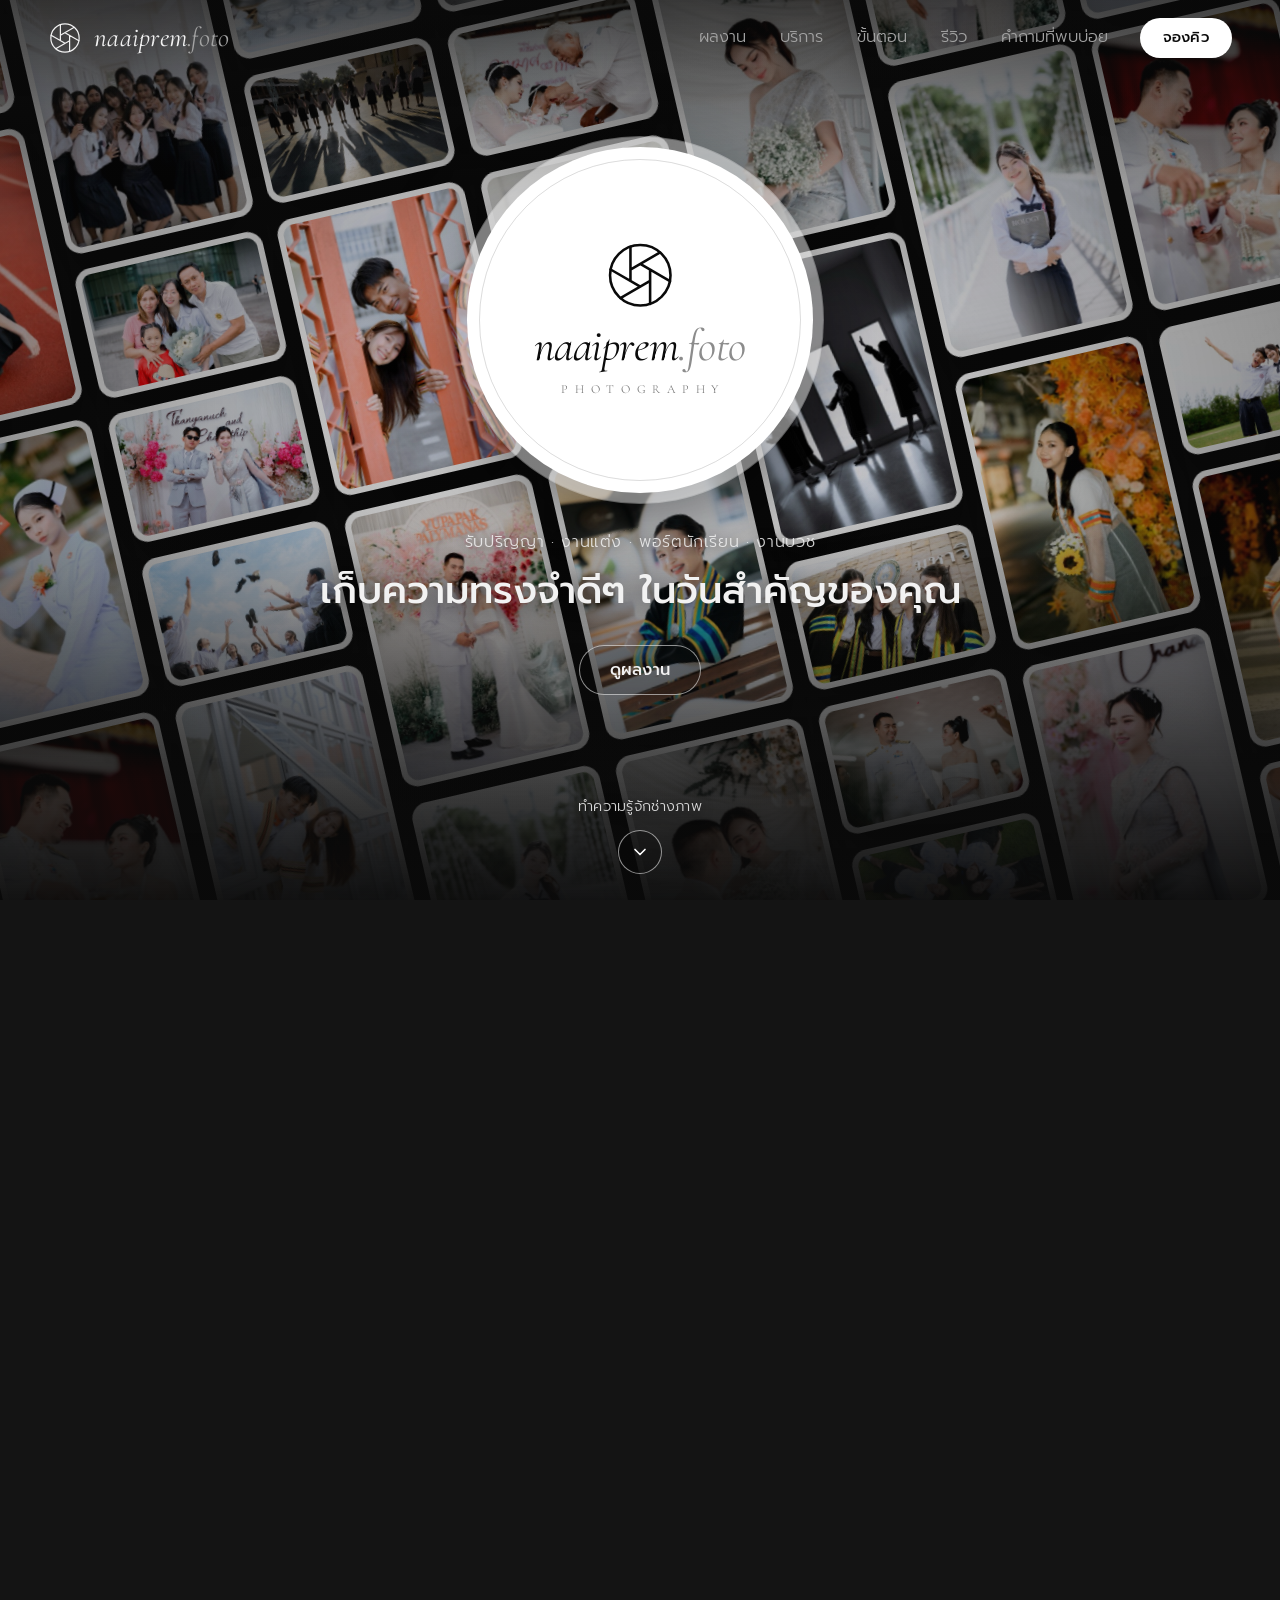
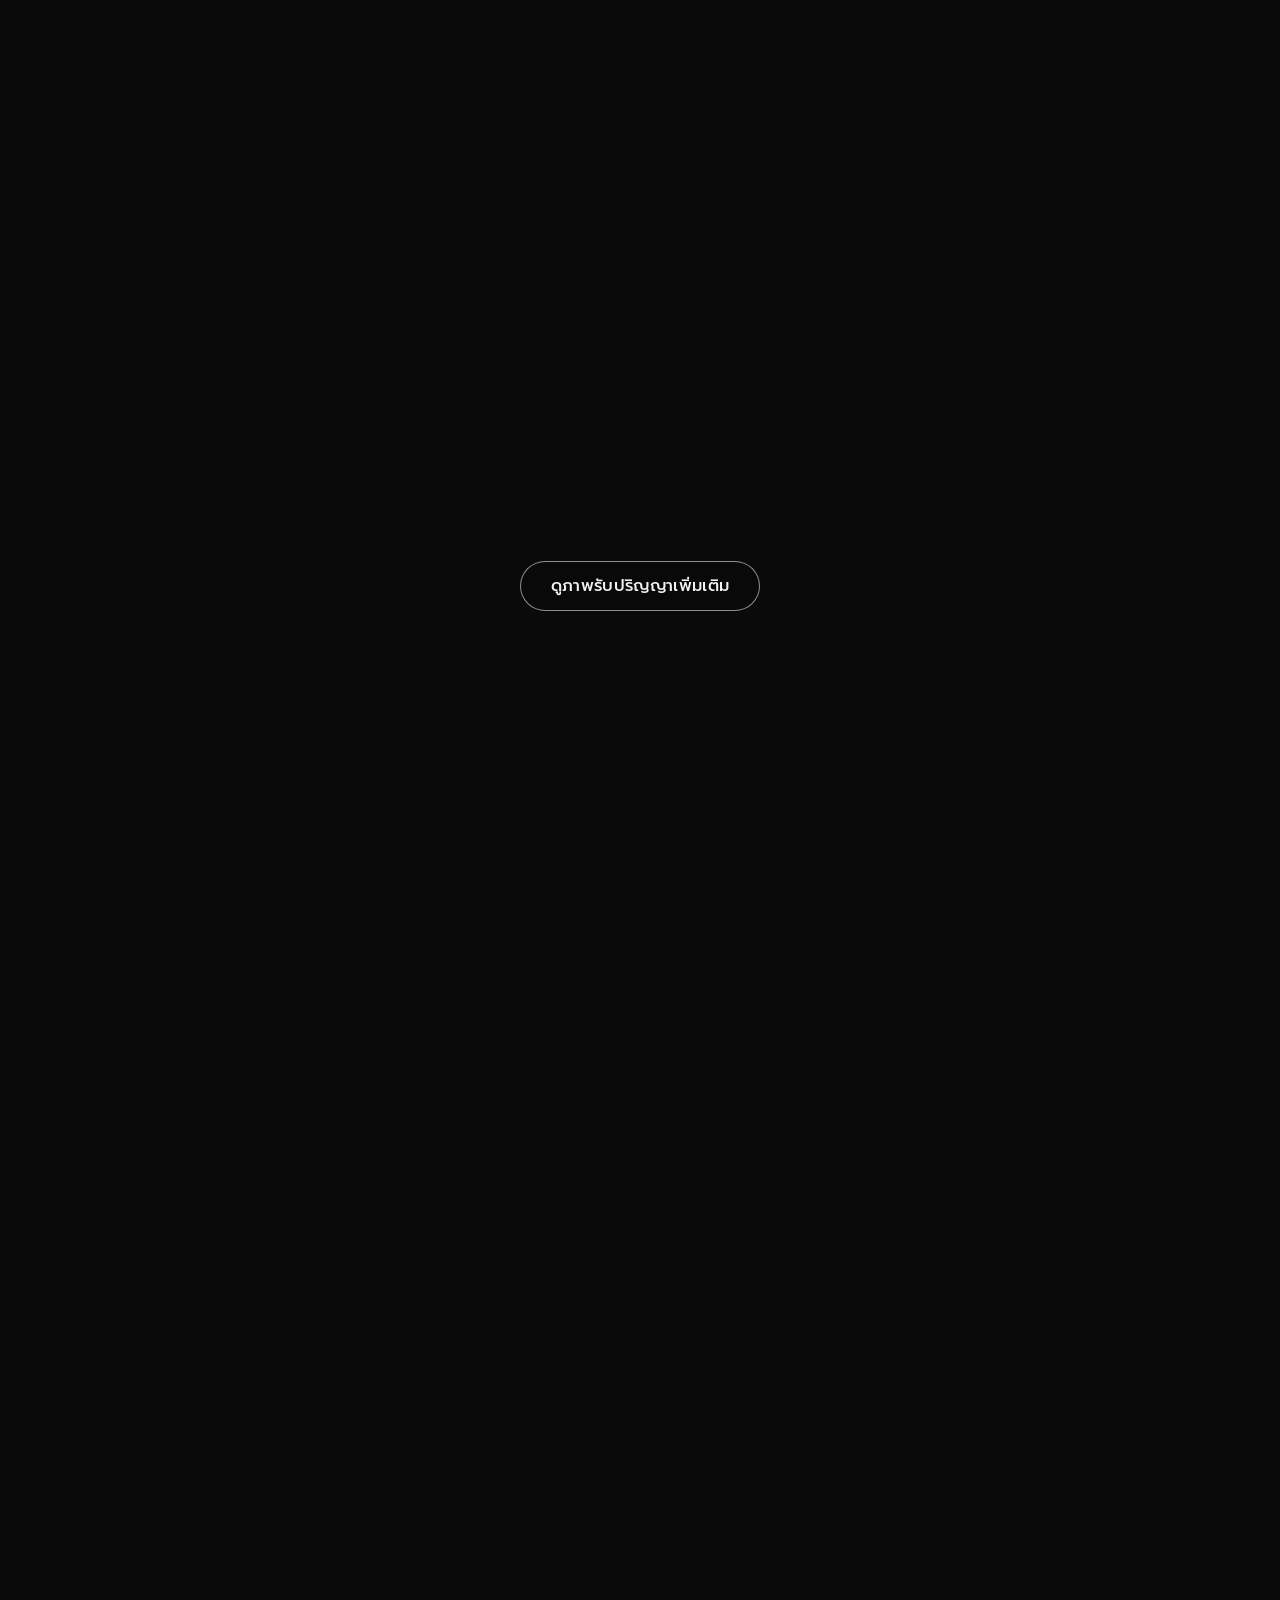
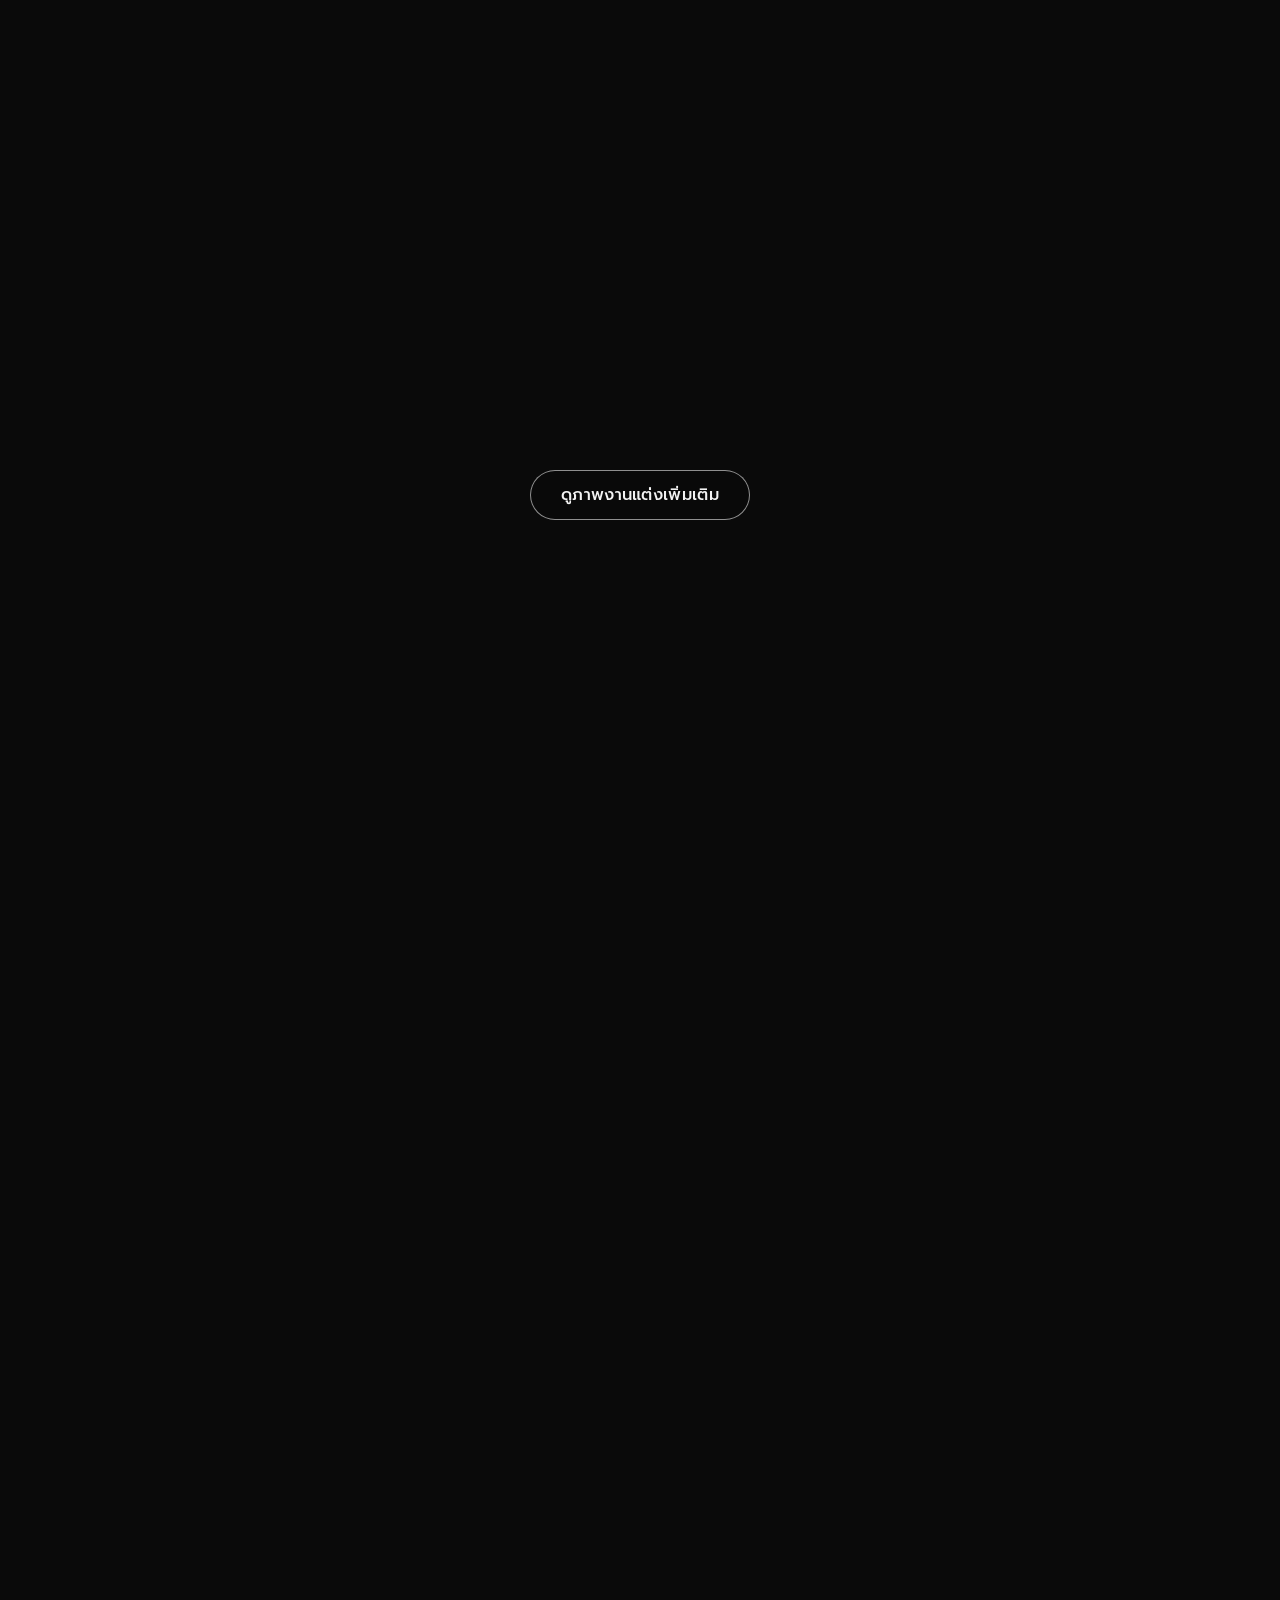
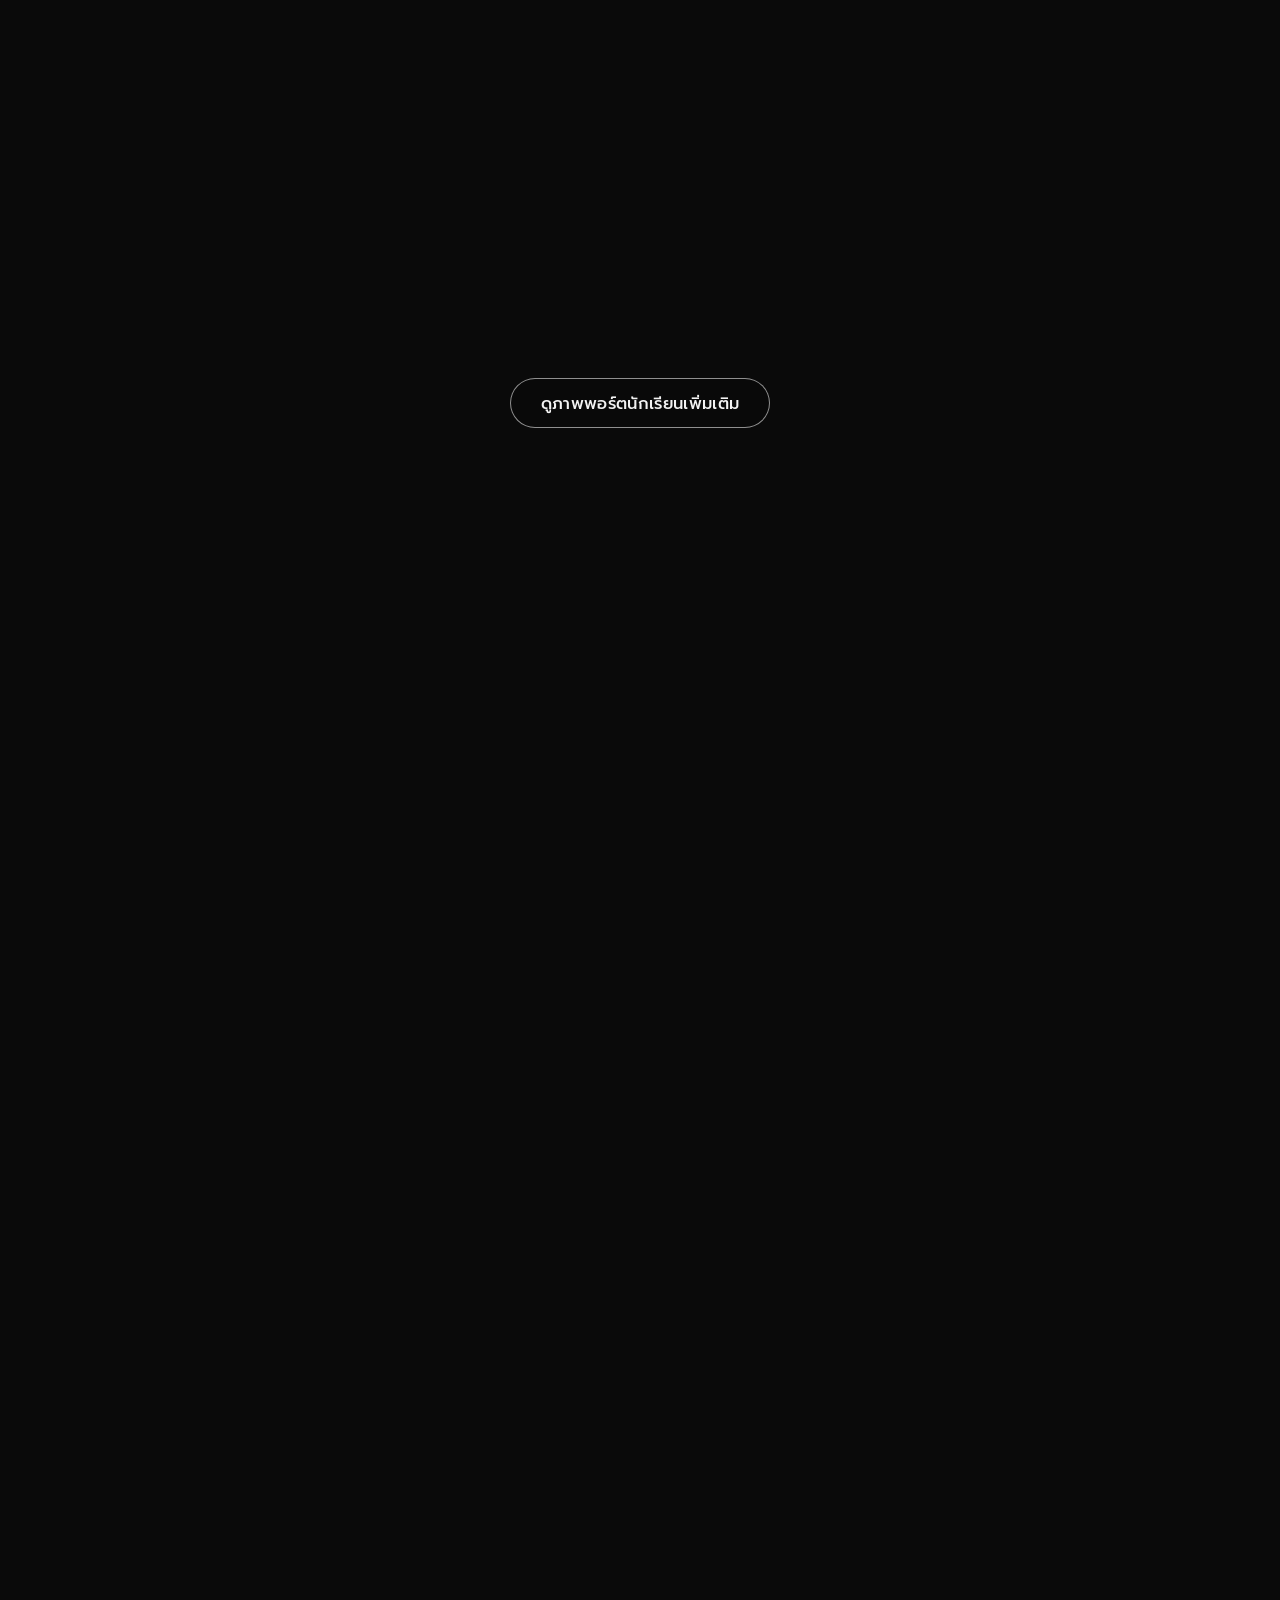
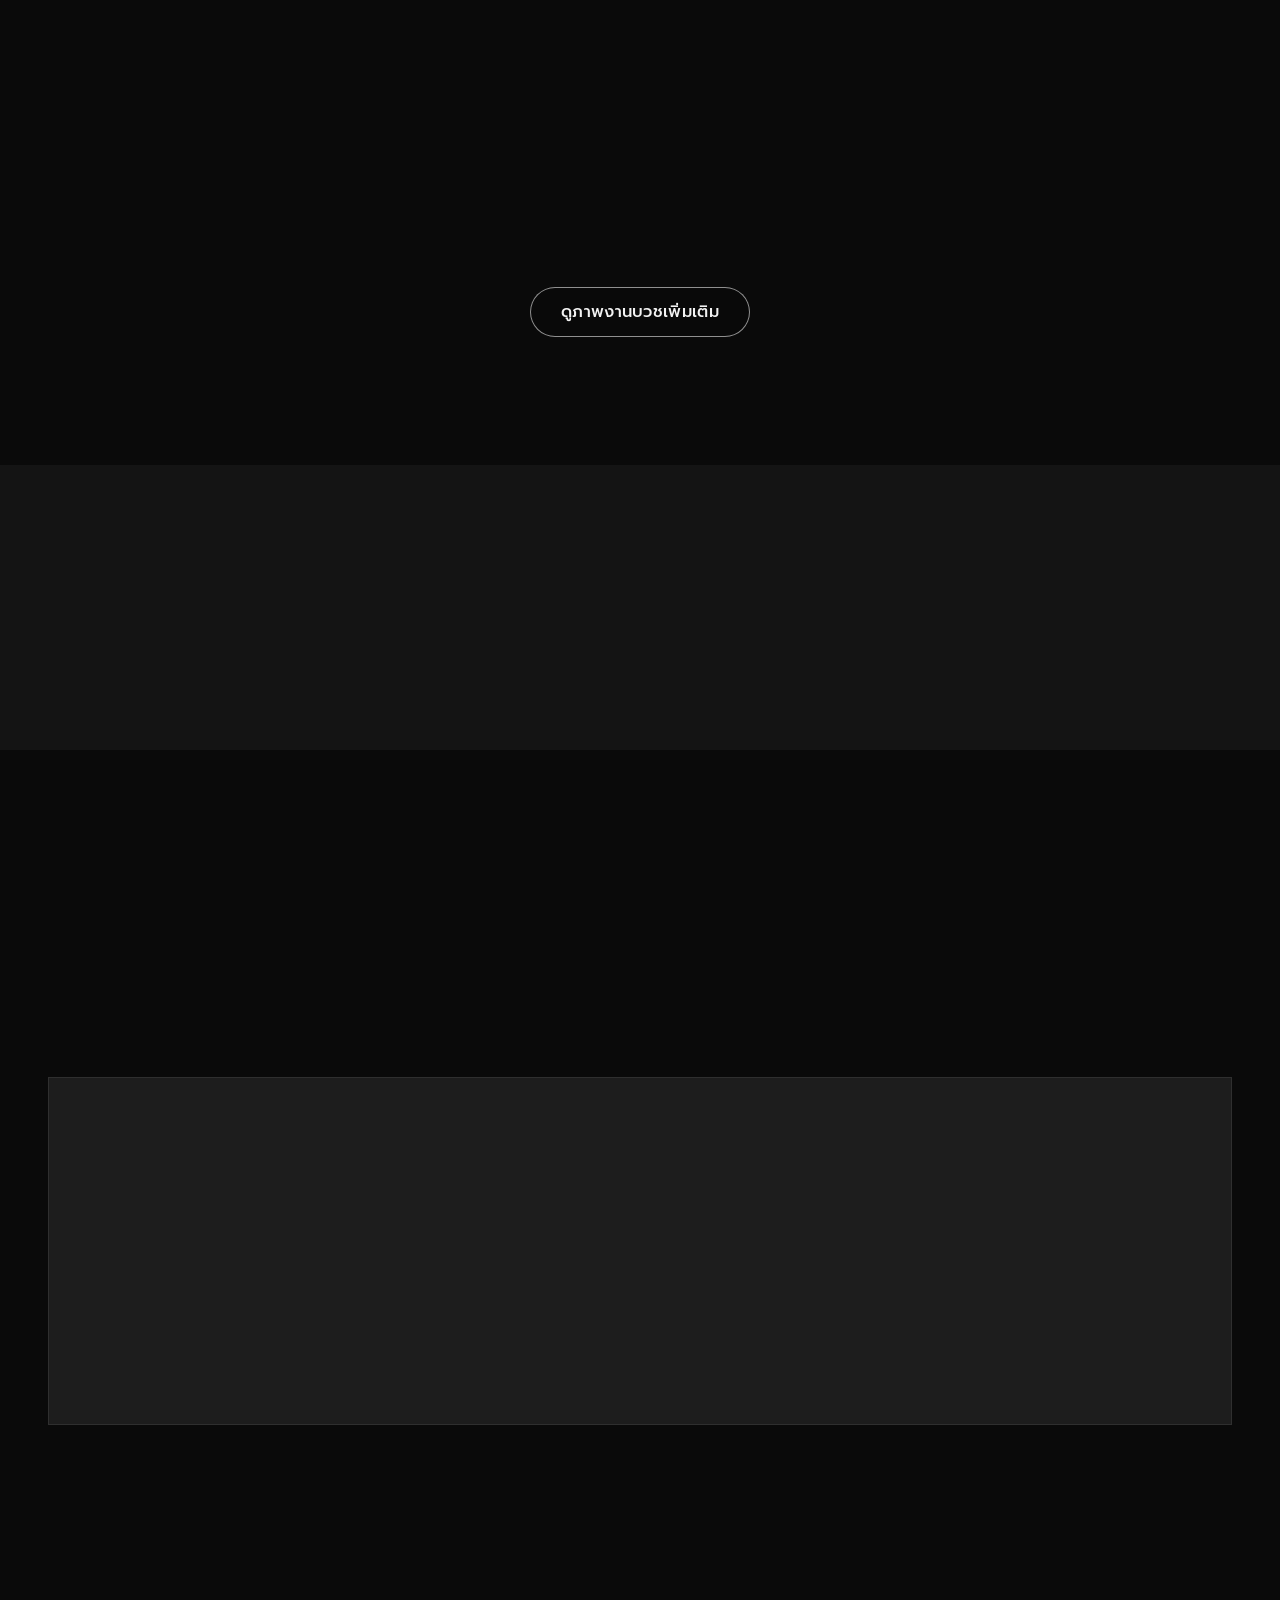
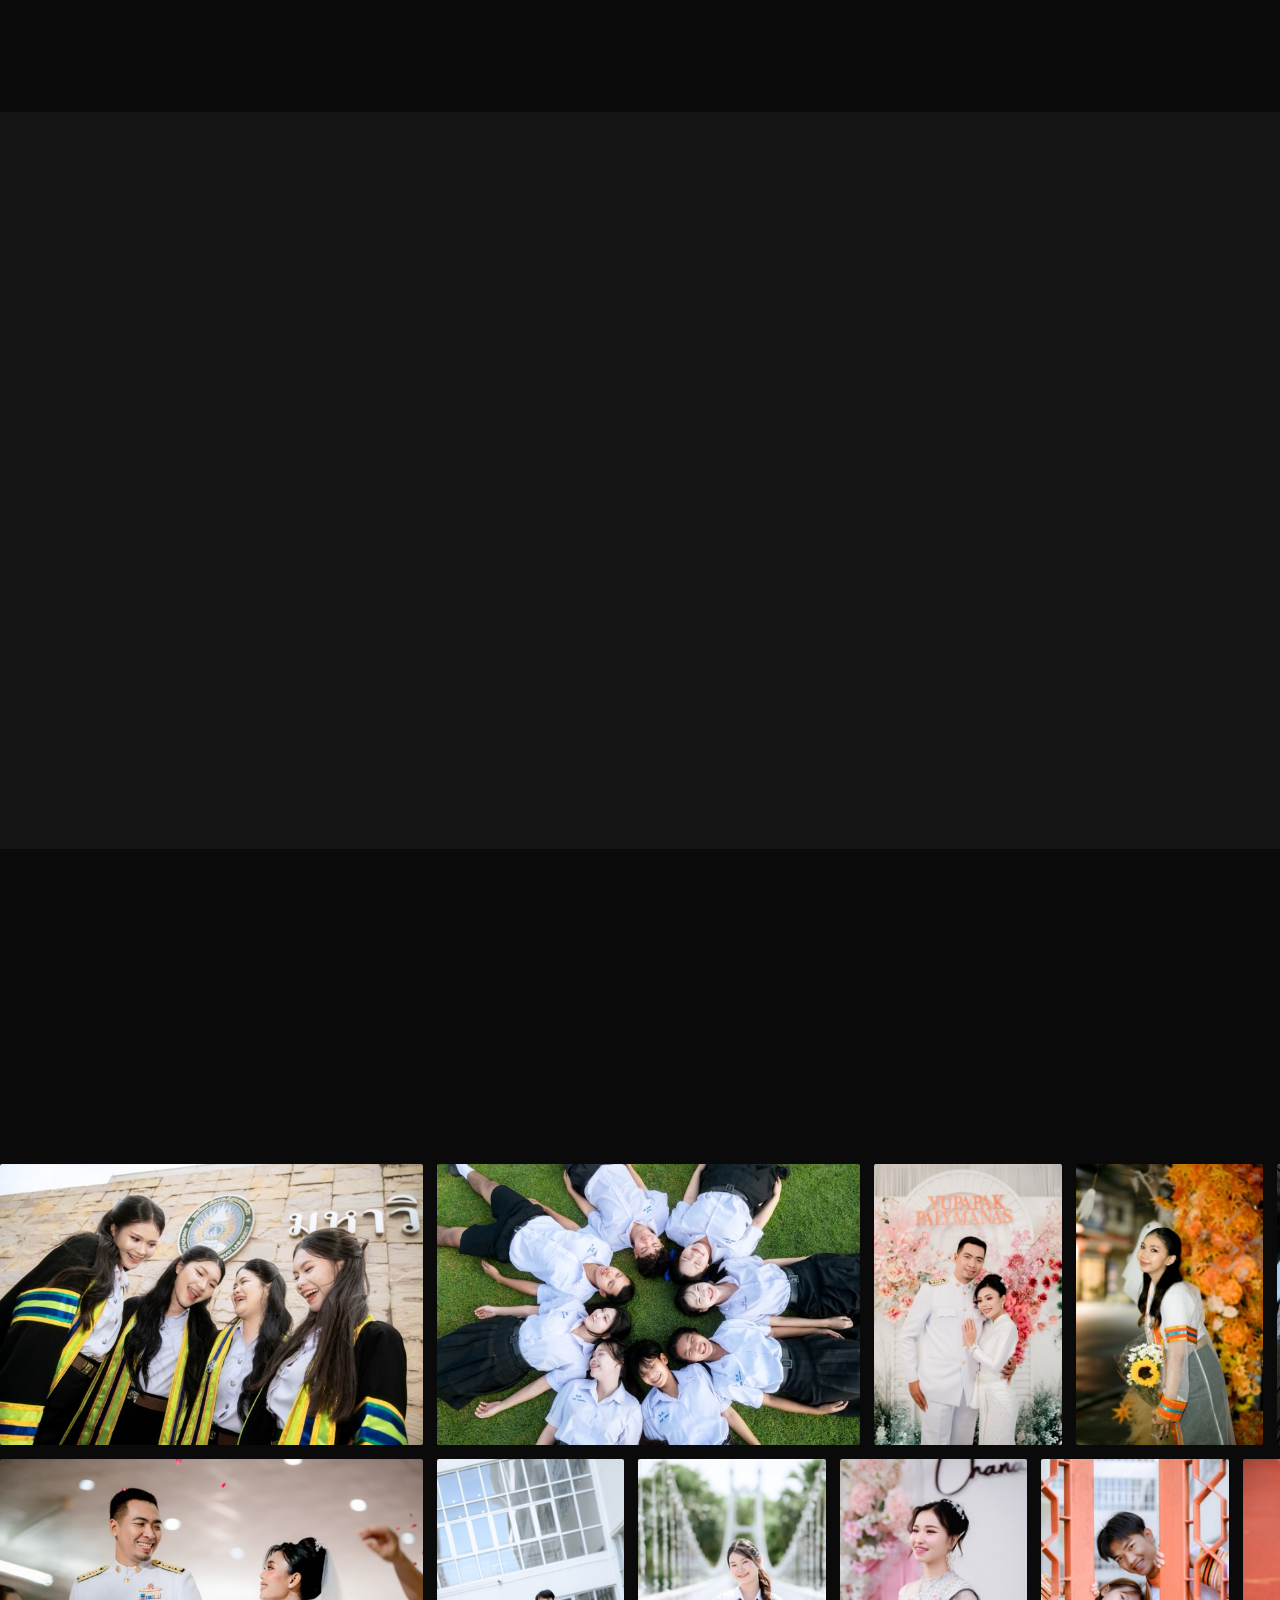
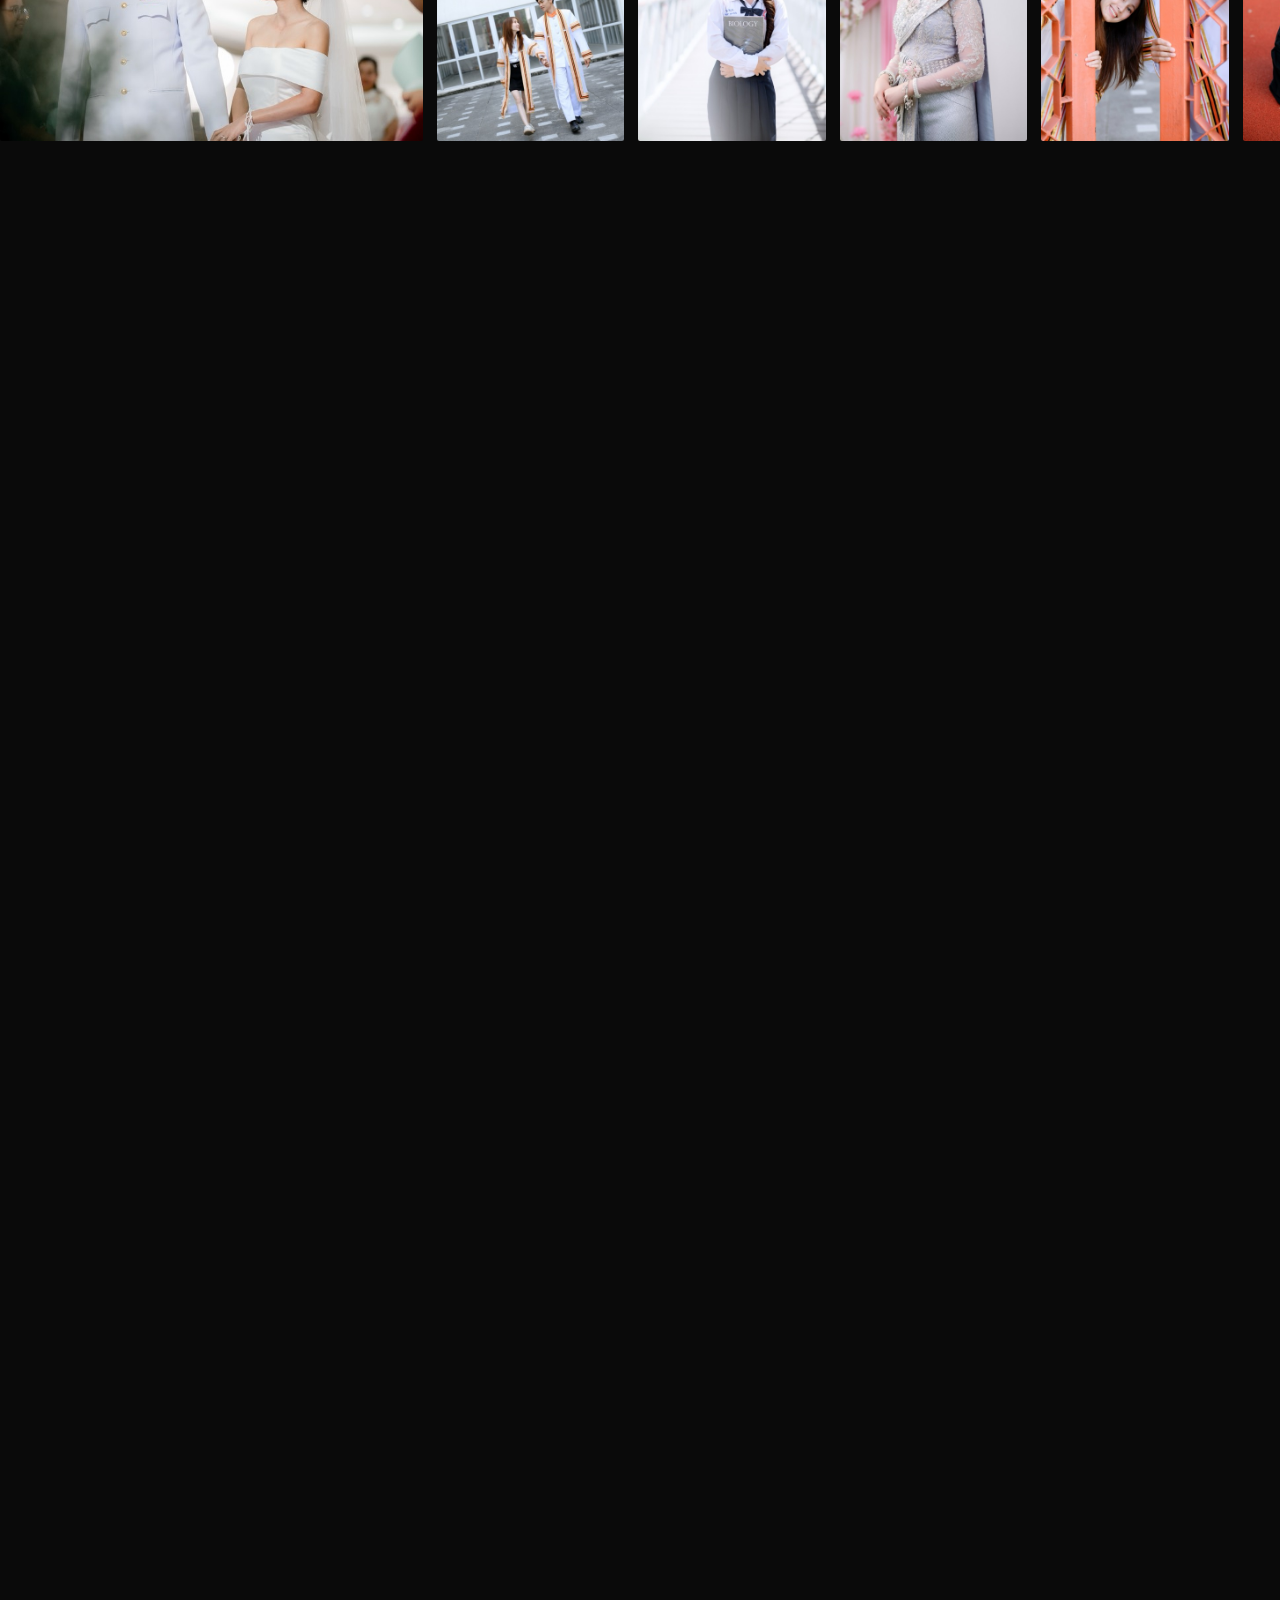
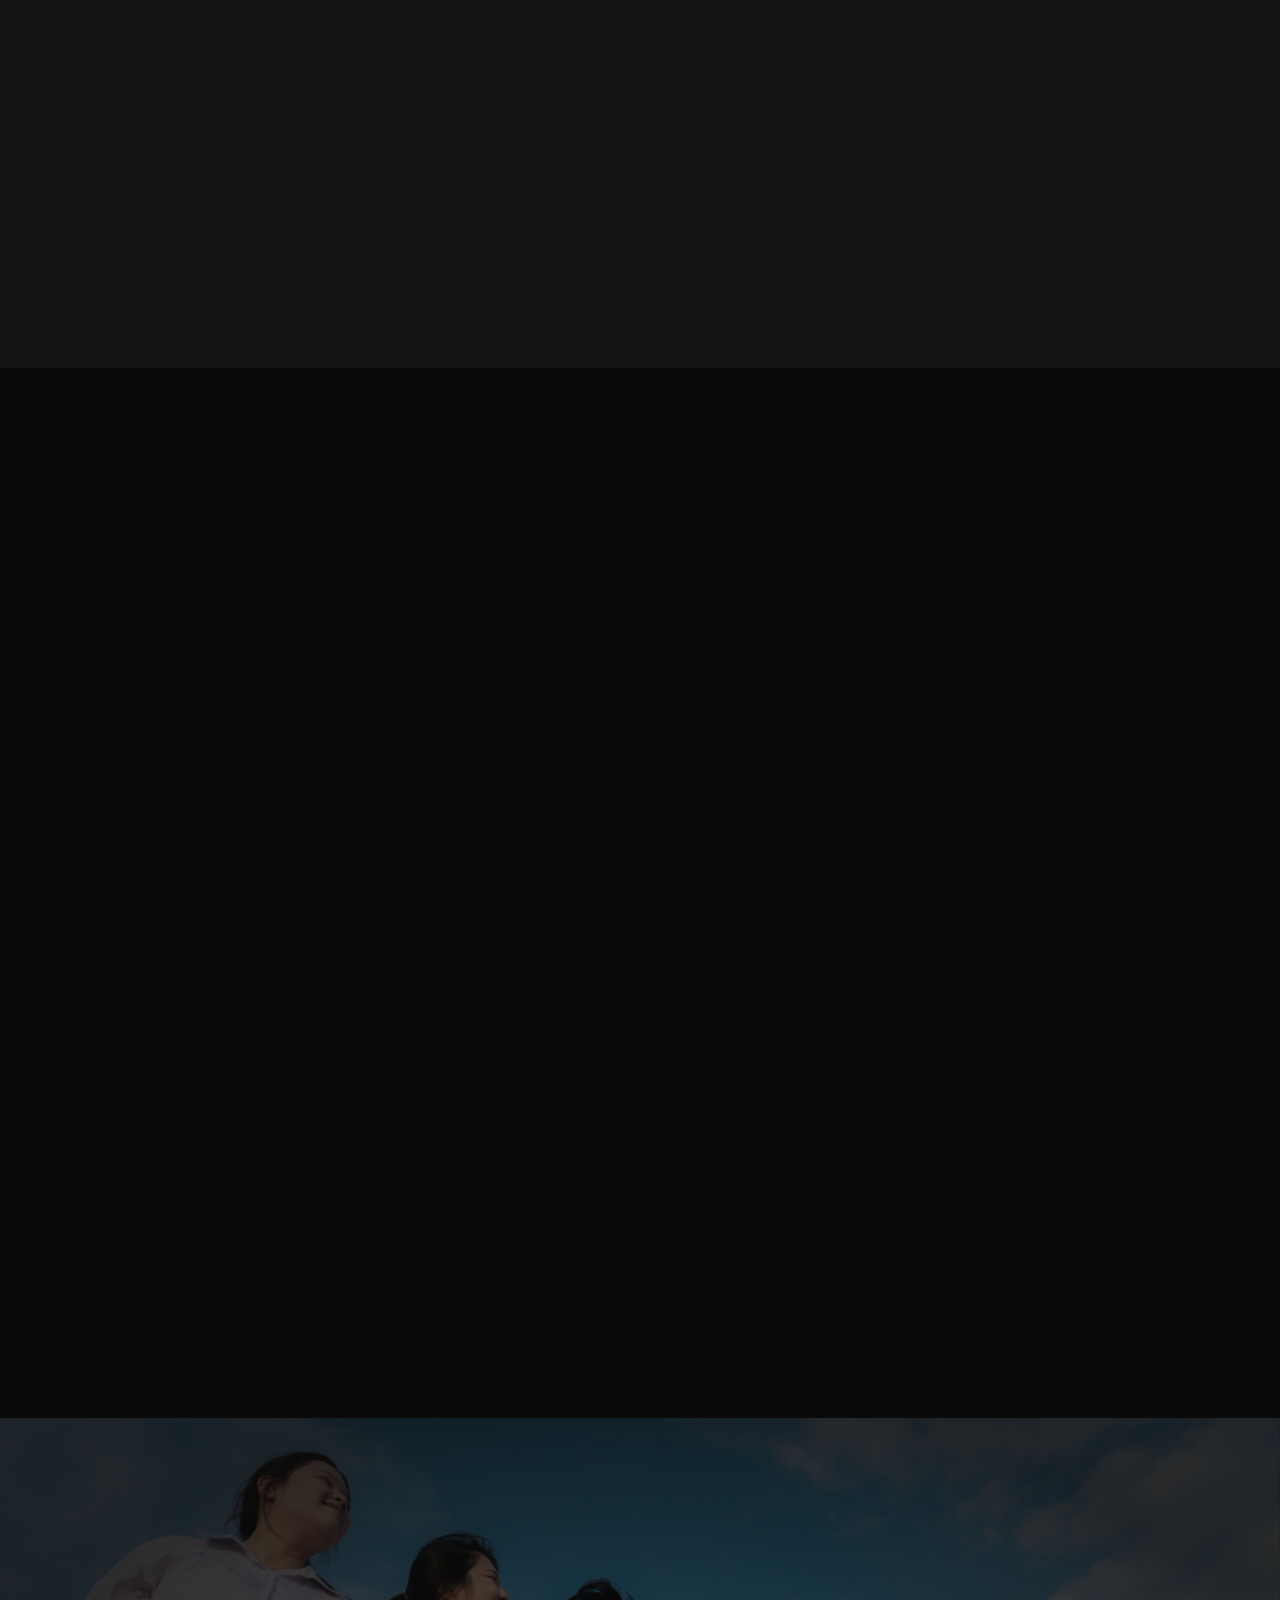
<file: index.html>
<!DOCTYPE html>
<html lang="th">
<head>
  <meta charset="UTF-8">
  <meta name="viewport" content="width=device-width, initial-scale=1">
  <title>ช่างภาพโคราช naaiprem.foto — งานแต่ง รับปริญญา พอร์ตนักเรียน งานบวช | รับงานทั่วประเทศไทย</title>
  <meta name="description" content="naaiprem.foto ช่างภาพโคราช (นครราชสีมา) รับถ่ายงานแต่ง รับปริญญา พอร์ตนักเรียน และงานบวช ภาพโทนใส เน้นแคนดิด บรีฟท่าโพสให้ตลอด ไม่จำกัดจำนวนรูป รับงานทั่วประเทศไทย">
  <meta name="theme-color" content="#0a0a0a">
  <meta name="google-site-verification" content="Nv-gYQSJKsT4DPjJaLOcqhpwUEXrPBq0JjKIOQDNhOU">
  <!-- แก้: ถ้าเปลี่ยนโดเมน ให้แก้ URL ใน canonical / og:url / og:image / JSON-LD ด้านล่าง + sitemap.xml + robots.txt -->
  <link rel="canonical" href="https://wedside-naaipremfoto.vercel.app/">

  <!-- Open Graph (ภาพตัวอย่างตอนแชร์ลิงก์ใน Facebook / LINE) -->
  <meta property="og:type" content="website">
  <meta property="og:url" content="https://wedside-naaipremfoto.vercel.app/">
  <meta property="og:site_name" content="naaiprem.foto">
  <meta property="og:title" content="naaiprem.foto — เก็บรอยยิ้มจริง ในโทนภาพใสๆ ที่เป็นคุณ">
  <meta property="og:description" content="รับถ่ายงานแต่ง รับปริญญา พอร์ตนักเรียน งานบวช บรีฟท่าโพสให้ตลอด ไม่จำกัดจำนวนรูป รับงานทั่วประเทศไทย">
  <meta property="og:image" content="https://wedside-naaipremfoto.vercel.app/images/og/og-share.jpg">
  <meta property="og:image:secure_url" content="https://wedside-naaipremfoto.vercel.app/images/og/og-share.jpg">
  <meta property="og:image:type" content="image/jpeg">
  <meta property="og:image:width" content="1200">
  <meta property="og:image:height" content="630">
  <meta property="og:image:alt" content="ภาพผลงานบัณฑิตและนักเรียน 3 ภาพ พร้อมโลโก้ naaiprem.foto ช่างภาพโคราช">
  <meta property="og:locale" content="th_TH">
  <meta name="twitter:card" content="summary_large_image">
  <meta name="twitter:image" content="https://wedside-naaipremfoto.vercel.app/images/og/og-share.jpg">

  <!-- ข้อมูลธุรกิจสำหรับ Google (structured data) — ราคา/ช่องทางติดต่อต้องตรงกับในเว็บ -->
  <script type="application/ld+json">
  {
    "@context": "https://schema.org",
    "@type": "ProfessionalService",
    "@id": "https://wedside-naaipremfoto.vercel.app/#business",
    "name": "naaiprem.foto",
    "alternateName": "NAAI PREM",
    "description": "ช่างภาพอิสระ รับถ่ายงานแต่ง รับปริญญา พอร์ตนักเรียน และงานอุปสมบท ภาพโทนใส เน้นแคนดิด บรีฟท่าโพสให้ตลอด ไม่จำกัดจำนวนรูป รับงานทั่วประเทศไทย",
    "url": "https://wedside-naaipremfoto.vercel.app/",
    "image": "https://wedside-naaipremfoto.vercel.app/images/og/og-share.jpg",
    "logo": "https://wedside-naaipremfoto.vercel.app/images/logo/logo-square.png",
    "telephone": "+66622349685",
    "priceRange": "฿600 – ฿11,000",
    "areaServed": [
      { "@type": "AdministrativeArea", "name": "นครราชสีมา" },
      { "@type": "Country", "name": "Thailand" }
    ],
    "address": { "@type": "PostalAddress", "addressRegion": "นครราชสีมา", "addressCountry": "TH" },
    "sameAs": [
      "https://www.facebook.com/people/NAAI-PREM/61560883106906/",
      "https://www.instagram.com/naaiprem_photo/"
    ],
    "makesOffer": [
      { "@type": "Offer", "itemOffered": { "@type": "Service", "name": "ถ่ายภาพงานแต่งงาน" }, "price": "5500", "priceCurrency": "THB" },
      { "@type": "Offer", "itemOffered": { "@type": "Service", "name": "ถ่ายภาพรับปริญญา" }, "price": "1200", "priceCurrency": "THB" },
      { "@type": "Offer", "itemOffered": { "@type": "Service", "name": "ถ่ายพอร์ตนักเรียน" }, "price": "600", "priceCurrency": "THB" },
      { "@type": "Offer", "itemOffered": { "@type": "Service", "name": "ถ่ายภาพงานอุปสมบท (งานบวช)" }, "price": "6000", "priceCurrency": "THB" }
    ]
  }
  </script>

  <link rel="icon" href="images/logo/favicon.svg" type="image/svg+xml">
  <link rel="apple-touch-icon" href="images/logo/apple-touch-icon.png">
  <link rel="preconnect" href="https://fonts.googleapis.com">
  <link rel="preconnect" href="https://fonts.gstatic.com" crossorigin>
  <link href="https://fonts.googleapis.com/css2?family=Cormorant+Garamond:ital,wght@0,300;0,400;0,500;1,300;1,400&family=IBM+Plex+Sans+Thai:wght@300;400;500&family=Prompt:wght@300;400;500;600&display=swap" rel="stylesheet">
  <link rel="stylesheet" href="css/style.css">
  <!-- บอก CSS ว่า JS ทำงาน (ถ้าไม่มี JS เนื้อหาจะแสดงทันทีโดยไม่มี animation) -->
  <script>document.documentElement.classList.add('js');</script>

  <!-- data.js ต้องมาก่อน main.js -->
  <script src="js/data.js" defer></script>
  <script src="js/main.js" defer></script>
</head>
<body>
  <a class="skip-link" href="#portfolio">ข้ามไปยังผลงาน</a>

  <!-- Cursor แบบกำหนดเอง (แสดงเฉพาะ Desktop ที่ใช้เมาส์) -->
  <div class="cursor" aria-hidden="true">
    <div class="cursor__dot"></div>
    <div class="cursor__ring"><span class="cursor__label">ดู</span></div>
  </div>

  <!-- ============================== NAVBAR ============================== -->
  <header class="nav" id="nav">
    <div class="nav__inner">
      <a href="#home" class="logo" aria-label="naaiprem.foto กลับไปด้านบน"><svg class="logo__mark" viewBox="0 0 48 48" aria-hidden="true"><circle cx="24" cy="24" r="20"/><path d="M17.50 20.25L37.13 8.92M24.00 16.50L43.63 27.83M30.50 20.25L30.50 42.92M30.50 27.75L10.87 39.08M24.00 31.50L4.37 20.17M17.50 27.75L17.50 5.08"/></svg><span class="logo__text">naaiprem<span>.foto</span></span></a>

      <nav class="nav__menu" id="navMenu" aria-label="เมนูหลัก">
        <ul class="nav__links">
          <li class="nav__item--mobile"><a href="#about" class="nav__link">แนะนำตัว</a></li>
          <li><a href="#portfolio" class="nav__link">ผลงาน</a></li>
          <li><a href="#services" class="nav__link">บริการ</a></li>
          <li><a href="#process" class="nav__link">ขั้นตอน</a></li>
          <li><a href="#reviews" class="nav__link">รีวิว</a></li>
          <li><a href="#faq" class="nav__link">คำถามที่พบบ่อย</a></li>
        </ul>
        <div class="nav__mobile-extra">
          <a href="https://www.facebook.com/people/NAAI-PREM/61560883106906/" data-contact="facebookPage" class="btn btn--primary btn--block">ติดต่อจองคิวทางเพจ</a>
          <p class="nav__mobile-label">ดูราคาแต่ละงาน</p>
          <ul class="nav__quick">
            <li><a href="#svc-graduation"><span>รับปริญญา</span><small>เริ่มต้น 1,200</small></a></li>
            <li><a href="#svc-wedding"><span>งานแต่ง</span><small>เริ่มต้น 5,500</small></a></li>
            <li><a href="#svc-portfolio"><span>พอร์ตนักเรียน</span><small>เริ่มต้น 600</small></a></li>
            <li><a href="#svc-ordination"><span>งานบวช</span><small>เริ่มต้น 6,000</small></a></li>
          </ul>
          <div class="nav__mobile-contact">
            <a href="tel:0622349685" data-contact="phone" class="nav__mobile-phone"><span data-contact-text="phoneLabel">062-234-9685</span></a>
            <p>ช่างภาพโคราช · รับงานทั่วประเทศไทย · บรีฟท่าให้ตลอด · ไม่จำกัดรูป</p>
            <div class="nav__social">
              <a href="https://www.facebook.com/people/NAAI-PREM/61560883106906/" data-contact="facebookPage" aria-label="เพจ Facebook NAAI PREM"><svg viewBox="0 0 24 24" aria-hidden="true"><path d="M14 8h3V4h-3a4 4 0 0 0-4 4v2H7v4h3v7h4v-7h3l1-4h-4V8z"/></svg>NAAI PREM</a>
              <a href="https://www.instagram.com/naaiprem_photo/" data-contact="instagram" aria-label="Instagram naaiprem_photo"><svg viewBox="0 0 24 24" aria-hidden="true"><rect x="3.5" y="3.5" width="17" height="17" rx="5"/><circle cx="12" cy="12" r="4"/><circle cx="17.3" cy="6.7" r=".6"/></svg>naaiprem_photo</a>
            </div>
          </div>
        </div>
      </nav>

      <a href="https://www.facebook.com/people/NAAI-PREM/61560883106906/" data-contact="facebookPage" class="btn btn--primary btn--sm nav__cta">จองคิว</a>

      <button class="nav__toggle" id="navToggle" aria-label="เปิดเมนู" aria-expanded="false" aria-controls="navMenu">
        <span></span><span></span>
      </button>
    </div>
    <div class="nav__progress" id="navProgress" aria-hidden="true"></div>
  </header>

  <main>
    <!-- ============================== หน้าปก ==============================
         ภาพคอลัมน์เฉียงสไตล์นิตยสาร สร้างจาก STRIP ใน js/data.js (ใช้ภาพย่อใน images/strip/)
         คอลัมน์คู่-คี่เลื่อนสวนทางกัน / โลโก้อยู่ในวงกลมกลางจอ -->
    <section class="cover" id="home" aria-label="หน้าแรก">
      <div class="cover__collage" aria-hidden="true">
        <div class="cover__tilt" id="coverTilt"></div>
      </div>
      <div class="cover__shade" aria-hidden="true"></div>

      <div class="cover__content container">
        <div class="cover__badge">
          <svg class="cover__mark" viewBox="0 0 48 48" aria-hidden="true"><circle cx="24" cy="24" r="20"/><path d="M17.50 20.25L37.13 8.92M24.00 16.50L43.63 27.83M30.50 20.25L30.50 42.92M30.50 27.75L10.87 39.08M24.00 31.50L4.37 20.17M17.50 27.75L17.50 5.08"/></svg>
          <h1 class="hero__brand cover__brand">naaiprem<span>.foto</span></h1>
          <p class="cover__sub" aria-hidden="true">Photography</p>
        </div>
        <p class="cover__eyebrow hero-in" style="--i:3">รับปริญญา · งานแต่ง · พอร์ตนักเรียน · งานบวช</p>
        <!-- แก้: สโลแกน -->
        <p class="cover__slogan hero-in" style="--i:4">เก็บความทรงจำดีๆ ในวันสำคัญของคุณ</p>
        <div class="cover__actions hero-in" style="--i:5">
          <a href="#portfolio" class="btn btn--ghost">ดูผลงาน</a>
        </div>
      </div>

      <a href="#about" class="hero__scroll" aria-label="เลื่อนลงไปทำความรู้จักช่างภาพ">
        <span>ทำความรู้จักช่างภาพ</span>
        <i aria-hidden="true"><svg viewBox="0 0 24 24"><path d="M6 9l6 6 6-6"/></svg></i>
      </a>
    </section>

    <!-- ============================== แนะนำตัว ==============================
         แก้: ข้อความแนะนำตัว / ภาพ 3 ใบ (ถ้ามีรูปตัวเอง ใส่แทนภาพตรงกลาง intro__photo--2 ได้เลย) -->
    <section class="section intro" id="about" aria-labelledby="introTitle">
      <div class="container intro__inner">
        <div class="intro__photos" aria-hidden="true">
          <figure class="intro__photo intro__photo--1 reveal" data-delay="0"><img src="images/strip/graduation-11-portrait.jpg" alt="" width="426" height="640" loading="lazy" decoding="async"></figure>
          <figure class="intro__photo intro__photo--2 reveal" data-delay="1"><img src="images/strip/wedding-22-portrait.jpg" alt="" width="426" height="640" loading="lazy" decoding="async"></figure>
          <figure class="intro__photo intro__photo--3 reveal" data-delay="2"><img src="images/strip/portfolio-30-portrait.jpg" alt="" width="426" height="640" loading="lazy" decoding="async"></figure>
        </div>
        <div class="intro__text">
          <p class="eyebrow eyebrow--left reveal">Hello, I'm Prem</p>
          <h2 class="intro__title reveal" data-delay="1" id="introTitle">สวัสดีครับ<br>ผมเปรม</h2>
          <p class="intro__lead reveal" data-delay="2">ช่างภาพเฟรนลี่ โพสไม่เป็นเราบรีฟท่าให้ คุยเล่นได้สนุก ถ่ายรูปด้วยกันแบบไม่ต้องเกร็ง</p>
          <p class="intro__sign reveal" data-delay="3">— Prem · naaiprem.foto</p>
          <div class="intro__actions reveal" data-delay="4">
            <a href="https://www.facebook.com/people/NAAI-PREM/61560883106906/" data-contact="facebookPage" class="btn btn--primary">ติดต่อจองคิวกับเปรม</a>
            <a href="#portfolio" class="btn btn--ghost">ดูผลงาน</a>
          </div>
        </div>
      </div>
    </section>

    <!-- ============================== GALLERY ==============================
         แบ่งเป็นหมวด เรียงตามลำดับบล็อก .gallery__group ด้านล่าง (ย้ายบล็อกขึ้น-ลงเพื่อสลับลำดับได้)
         ภาพในแต่ละหมวดสร้างจาก GALLERY ใน js/data.js ตาม data-category (ไม่ต้องแก้ HTML เวลาเพิ่มภาพ)
         หมวดที่ยังไม่มีภาพใน GALLERY จะถูกซ่อนอัตโนมัติ -->
    <section class="section gallery" id="portfolio" aria-labelledby="galleryTitle">
      <div class="container">
        <header class="section-head reveal">
          <p class="eyebrow">Portfolio</p>
          <h2 class="section-title" id="galleryTitle">ผลงานที่ผ่านมา</h2>
          <p class="section-lead">ทุกภาพคือช่วงเวลาจริงของลูกค้าจริง เลือกดูตามประเภทงานที่คุณสนใจได้เลย</p>
        </header>

        <nav class="filters reveal" aria-label="ไปยังหมวดผลงาน">
          <a class="filter" href="#work-graduation" data-jump="graduation">รับปริญญา</a>
          <a class="filter" href="#work-wedding" data-jump="wedding">งานแต่ง</a>
          <a class="filter" href="#work-portfolio" data-jump="portfolio">พอร์ตนักเรียน</a>
          <a class="filter" href="#work-ordination" data-jump="ordination">งานบวช</a>
        </nav>
      </div>

      <!-- แก้: ข้อความหัวหมวด -->
      <section class="gallery__group" id="work-graduation" data-category="graduation" aria-labelledby="workGraduationTitle">
        <header class="gallery__head container reveal">
          <p class="gallery__eyebrow">Graduation</p>
          <h3 class="gallery__heading" id="workGraduationTitle">รับปริญญา</h3>
          <p class="gallery__lead">ซ้อมย่อย ซ้อมใหญ่ วันรับจริง และถ่ายนอกรอบ เก็บครบทั้งภาพเดี่ยว ภาพคู่ และภาพกับครอบครัว</p>
          <p class="gallery__count" data-gallery-count></p>
        </header>
        <div class="gallery__wrap"><div class="gallery__grid" data-gallery-grid></div></div>
        <div class="gallery__more"><button class="btn btn--ghost" type="button" data-load-more>ดูภาพรับปริญญาเพิ่มเติม</button></div>
      </section>

      <section class="gallery__group" id="work-wedding" data-category="wedding" aria-labelledby="workWeddingTitle">
        <header class="gallery__head container reveal">
          <p class="gallery__eyebrow">Wedding</p>
          <h3 class="gallery__heading" id="workWeddingTitle">งานแต่ง</h3>
          <p class="gallery__lead">พิธีเช้า งานเลี้ยง และพรีเวดดิ้ง เก็บทั้งช่วงพิธีสำคัญและรอยยิ้มของทุกคนในงาน</p>
          <p class="gallery__count" data-gallery-count></p>
        </header>
        <div class="gallery__wrap"><div class="gallery__grid" data-gallery-grid></div></div>
        <div class="gallery__more"><button class="btn btn--ghost" type="button" data-load-more>ดูภาพงานแต่งเพิ่มเติม</button></div>
      </section>

      <section class="gallery__group" id="work-portfolio" data-category="portfolio" aria-labelledby="workPortfolioTitle">
        <header class="gallery__head container reveal">
          <p class="gallery__eyebrow">Portfolio</p>
          <h3 class="gallery__heading" id="workPortfolioTitle">พอร์ตนักเรียน</h3>
          <p class="gallery__lead">ภาพโปรไฟล์ยื่นมหาวิทยาลัย และภาพกลุ่มกับเพื่อนก่อนจบ ม.6 ในโทนใส เป็นธรรมชาติ</p>
          <p class="gallery__count" data-gallery-count></p>
        </header>
        <div class="gallery__wrap"><div class="gallery__grid" data-gallery-grid></div></div>
        <div class="gallery__more"><button class="btn btn--ghost" type="button" data-load-more>ดูภาพพอร์ตนักเรียนเพิ่มเติม</button></div>
      </section>

      <section class="gallery__group" id="work-ordination" data-category="ordination" aria-labelledby="workOrdinationTitle">
        <header class="gallery__head container reveal">
          <p class="gallery__eyebrow">Ordination</p>
          <h3 class="gallery__heading" id="workOrdinationTitle">งานอุปสมบท</h3>
          <p class="gallery__lead">ทำขวัญนาค แห่นาค และพิธีอุปสมบท เก็บทุกช่วงเวลาแห่งบุญและความภูมิใจของครอบครัว</p>
          <p class="gallery__count" data-gallery-count></p>
        </header>
        <div class="gallery__wrap"><div class="gallery__grid" data-gallery-grid></div></div>
        <div class="gallery__more"><button class="btn btn--ghost" type="button" data-load-more>ดูภาพงานบวชเพิ่มเติม</button></div>
      </section>
    </section>

    <!-- ============================== STATS ==============================
         ตัวเลขสร้างจาก STATS ใน js/data.js -->
    <section class="stats" aria-label="ผลงานในตัวเลข">
      <ul class="stats__list container" id="statsList"></ul>
    </section>

    <!-- ============================== ปัญหาของลูกค้า ============================== -->
    <section class="section pain" id="pain" aria-labelledby="painTitle">
      <div class="container">
        <header class="section-head reveal">
          <p class="eyebrow">Sound familiar?</p>
          <h2 class="section-title" id="painTitle">เคยกังวลแบบนี้ไหม?</h2>
        </header>

        <ul class="pain__list">
          <li class="pain__item reveal" data-delay="0">
            <span class="pain__num">01</span>
            <p class="pain__quote">“โพสท่าไม่เป็น ยืนหน้ากล้องทีไร ภาพออกมาแข็งทุกที”</p>
          </li>
          <li class="pain__item reveal" data-delay="1">
            <span class="pain__num">02</span>
            <p class="pain__quote">“กลัวได้รูปน้อย จ่ายไปแล้วแต่ได้ภาพกลับมาไม่กี่ใบ”</p>
          </li>
          <li class="pain__item reveal" data-delay="2">
            <span class="pain__num">03</span>
            <p class="pain__quote">“กลัวช่างภาพพลาดช่วงสำคัญ ที่ย้อนกลับไปถ่ายใหม่ไม่ได้”</p>
          </li>
          <li class="pain__item reveal" data-delay="3">
            <span class="pain__num">04</span>
            <p class="pain__quote">“อยู่ต่างจังหวัด หาช่างภาพที่ถูกใจและเดินทางมาถ่ายได้ยาก”</p>
          </li>
        </ul>

        <p class="pain__answer reveal">ไม่ต้องกังวลเรื่องพวกนี้อีกต่อไป<br>เพราะนี่คือสิ่งที่ <em>naaiprem.foto</em> ตั้งใจดูแลให้คุณตั้งแต่วันแรก</p>
      </div>
    </section>

    <!-- ============================== จุดเด่น ============================== -->
    <section class="section features" id="why" aria-labelledby="whyTitle">
      <div class="container">
        <header class="section-head reveal">
          <p class="eyebrow">Why naaiprem.foto</p>
          <h2 class="section-title" id="whyTitle">ทำไมลูกค้าถึงเลือกเรา</h2>
        </header>

        <ul class="features__list">
          <li class="feature reveal" data-delay="0">
            <svg class="feature__icon" viewBox="0 0 24 24" aria-hidden="true"><path d="M21 12a8 8 0 0 1-11.6 7.1L4 20l1.1-4.6A8 8 0 1 1 21 12z"/><path d="M9 11h.01M12 11h.01M15 11h.01"/></svg>
            <h3 class="feature__title">บรีฟท่าโพสให้ตลอด</h3>
            <p class="feature__text">ไม่เคยถ่ายรูปมาก่อนก็ไม่เป็นไร ช่างภาพจะบอกท่า มุม และจังหวะให้ทุกช็อต พร้อมชวนคุยจนหายเกร็ง ภาพจึงออกมาเป็นธรรมชาติ</p>
          </li>
          <li class="feature reveal" data-delay="1">
            <svg class="feature__icon" viewBox="0 0 24 24" aria-hidden="true"><path d="M18.2 8.2a5 5 0 1 1 0 7.6L12 12l-6.2-3.8a5 5 0 1 0 0 7.6L12 12z"/></svg>
            <h3 class="feature__title">ไม่จำกัดจำนวนรูป</h3>
            <p class="feature__text">ถ่ายเก็บให้เต็มที่ตลอดเวลางาน ไม่ต้องนับรูป ไม่ต้องกลัวขาด ทุกช่วงเวลาดีๆ ได้ถูกเก็บไว้ครบ</p>
          </li>
          <li class="feature reveal" data-delay="2">
            <svg class="feature__icon" viewBox="0 0 24 24" aria-hidden="true"><path d="M12 21s-7-6.2-7-11.5a7 7 0 0 1 14 0C19 14.8 12 21 12 21z"/><circle cx="12" cy="9.5" r="2.5"/></svg>
            <h3 class="feature__title">โคราชและทั่วประเทศไทย</h3>
            <p class="feature__text">อยู่จังหวัดไหนก็เดินทางไปถ่ายให้ได้ แค่แจ้งสถานที่มา แล้วเราช่วยวางแผนวันถ่ายให้</p>
          </li>
          <li class="feature reveal" data-delay="3">
            <svg class="feature__icon" viewBox="0 0 24 24" aria-hidden="true"><path d="M12 3l1.8 5.2L19 10l-5.2 1.8L12 17l-1.8-5.2L5 10l5.2-1.8z"/><path d="M19 16l.7 1.8 1.8.7-1.8.7L19 21l-.7-1.8-1.8-.7 1.8-.7z"/></svg>
            <h3 class="feature__title">สไตล์เฉพาะตัว แต่งทุกภาพ</h3>
            <p class="feature__text">โทนภาพใส สว่าง เน้นแคนดิดที่เก็บอารมณ์จริง และทุกภาพที่ส่งมอบผ่านการคัดและแต่งสีอย่างใส่ใจ</p>
          </li>
          <li class="feature reveal" data-delay="4">
            <svg class="feature__icon" viewBox="0 0 24 24" aria-hidden="true"><circle cx="12" cy="12" r="9"/><path d="M12 7v5l3 2"/></svg>
            <h3 class="feature__title">ไม่พลาดช่วงเวลาสำคัญ</h3>
            <p class="feature__text">วางลำดับงานร่วมกับคุณล่วงหน้า รู้ว่าช่วงไหนสำคัญ และพร้อมอยู่ตรงนั้นทุกครั้ง</p>
          </li>
        </ul>
      </div>
    </section>

    <!-- ============================== แถบภาพวิ่ง ==============================
         ภาพสร้างจาก STRIP ใน js/data.js (วิ่งตลอด / คลิกเพื่อดูภาพเต็ม) -->
    <section class="strip" aria-labelledby="stripTitle">
      <header class="strip__head container reveal">
        <p class="eyebrow">Moments</p>
        <h2 class="section-title" id="stripTitle">ทุกรอยยิ้ม คือเรื่องราวที่เราตั้งใจเก็บ</h2>
      </header>
      <div class="strip__rows" id="stripRows"></div>
    </section>

    <!-- ============================== บริการ ==============================
         แก้: ภาพการ์ดอยู่ใน images/services/ ราคาเริ่มต้นอยู่ใน <p class="service__price"> และระยะเวลาส่งงานอยู่ใน <li class="service__delivery"> -->
    <section class="section services" id="services" aria-labelledby="servicesTitle">
      <div class="container">
        <header class="section-head reveal">
          <p class="eyebrow">Services</p>
          <h2 class="section-title" id="servicesTitle">บริการถ่ายภาพ</h2>
          <p class="section-lead">ราคาชัดเจน ไม่จำกัดจำนวนรูป เลือกแพ็กเกจที่ใช่แล้วทักเพจ NAAI PREM มาจองคิวได้เลย งานประเภทอื่น (วันเกิด งานบริษัท ฯลฯ) ก็ทักมาเล่ารายละเอียดได้เลย</p>
        </header>

        <div class="services__grid">
          <article class="service reveal" id="svc-wedding" data-delay="0">
            <div class="service__media">
              <img src="images/services/service-wedding.jpg" alt="เจ้าสาวชุดไทยสีเงินยิ้มเขินประสานมือ หน้าฉากดอกไม้สีชมพู ตัวอย่างภาพงานแต่ง" width="800" height="1000" loading="lazy" decoding="async">
            </div>
            <div class="service__body">
              <p class="service__tags">พิธีเช้า · งานเลี้ยง · พรีเวดดิ้ง</p>
              <h3 class="service__title">งานแต่งงาน</h3>
              <p class="service__price">เริ่มต้น <strong data-count="5500">5,500</strong> บาท</p><!-- แก้: ราคาเริ่มต้น -->
              <p class="service__text">เล่าเรื่องวันสำคัญของคุณสองคนผ่านภาพที่เป็นธรรมชาติ ตั้งแต่พิธีเช้าจนจบงานเลี้ยง</p>
              <!-- แก้: ราคาแต่ละแพ็กเกจ (ให้ตรงกับ BOOKING ใน js/data.js) -->
              <ul class="service__prices">
                <li><span>พิธีเช้า <small>เช้า–เที่ยง</small></span><b>5,500 บาท</b></li>
                <li><span>งานเลี้ยง <small>เย็น–ดึก</small></span><b>5,500 บาท</b></li>
                <li><span>เพิ่มช่างภาพ</span><b>+4,000 บาท</b></li>
              </ul>
              <ul class="service__list">
                <li>ช่างภาพ 1 คน กล้อง 2 ตัว</li>
                <li>ไฟสตูดิโอเพิ่มความสว่างให้งาน</li>
                <li>ไม่จำกัดจำนวนรูป คัดและแต่งทุกภาพ</li>
                <li class="service__delivery">ส่งงานไม่เกิน 14 วัน ผ่านลิงก์ออนไลน์<!-- แก้: ระยะเวลาส่งงาน --></li>
              </ul>
              <p class="service__note">* ราคายังไม่รวมค่าเดินทาง</p>
              <div class="service__actions">
                <a href="https://www.facebook.com/people/NAAI-PREM/61560883106906/" data-contact="facebookPage" class="btn btn--primary btn--block">ติดต่อจองคิว</a>
                <a href="tel:0622349685" data-contact="phone" class="btn btn--outline btn--block">โทรสอบถาม</a>
              </div>
            </div>
          </article>

          <article class="service reveal" id="svc-graduation" data-delay="1">
            <div class="service__media">
              <img src="images/services/service-graduation.jpg" alt="บัณฑิตหญิงในชุดครุยยิ้มกว้างพิงพนักม้านั่งไม้ ตัวอย่างภาพรับปริญญา" width="800" height="1000" loading="lazy" decoding="async">
            </div>
            <div class="service__body">
              <p class="service__tags">ซ้อมใหญ่ · วันรับจริง · ถ่ายนอกรอบ</p>
              <h3 class="service__title">รับปริญญา</h3>
              <p class="service__price">เริ่มต้น <strong data-count="1200">1,200</strong> บาท</p><!-- แก้: ราคาเริ่มต้น -->
              <p class="service__text">เก็บความภูมิใจของบัณฑิตและครอบครัว ทั้งภาพเดี่ยว ภาพหมู่กับเพื่อน และภาพครอบครัวแบบมีสไตล์</p>
              <!-- แก้: ราคาแต่ละแพ็กเกจ (ให้ตรงกับ BOOKING ใน js/data.js) -->
              <ul class="service__prices">
                <li><span>รายชั่วโมง</span><b>1,200 บาท/ชม.</b></li>
                <li><span>ครึ่งวัน <small>เช้า หรือ บ่าย</small></span><b>3,500 บาท</b></li>
                <li><span>เต็มวัน</span><b>5,500 บาท</b></li>
              </ul>
              <ul class="service__list">
                <li>บรีฟท่าโพสตลอดการถ่าย</li>
                <li>ไม่จำกัดจำนวนรูป</li>
                <li>คัดและแต่งทุกภาพ</li>
                <li class="service__delivery">ส่งงานไม่เกิน 14 วัน ผ่านลิงก์ออนไลน์<!-- แก้: ระยะเวลาส่งงาน --></li>
              </ul>
              <div class="service__actions">
                <a href="https://www.facebook.com/people/NAAI-PREM/61560883106906/" data-contact="facebookPage" class="btn btn--primary btn--block">ติดต่อจองคิว</a>
                <a href="tel:0622349685" data-contact="phone" class="btn btn--outline btn--block">โทรสอบถาม</a>
              </div>
            </div>
          </article>

          <article class="service reveal" id="svc-portfolio" data-delay="2">
            <div class="service__media">
              <img src="images/services/service-portfolio.jpg" alt="นักเรียนหญิงถือหนังสือชีววิทยายิ้มบนสะพาน ตัวอย่างภาพพอร์ตนักเรียน" width="800" height="1000" loading="lazy" decoding="async">
            </div>
            <div class="service__body">
              <p class="service__tags">ยื่นมหาวิทยาลัย · ภาพโปรไฟล์</p>
              <h3 class="service__title">พอร์ตนักเรียน</h3>
              <p class="service__price">เริ่มต้น <strong data-count="600">600</strong> บาท</p><!-- แก้: ราคาเริ่มต้น -->
              <p class="service__text">ภาพพอร์ตและโปรไฟล์ที่ดูดีและเป็นตัวเอง หรือภาพกลุ่มกับเพื่อนก่อนจบ พร้อมช่วยแนะนำชุด สถานที่ และท่าโพส</p>
              <!-- แก้: ราคาแต่ละแพ็กเกจ (ให้ตรงกับ BOOKING ใน js/data.js) -->
              <ul class="service__prices">
                <li><span>ถ่ายเดี่ยว <small>2 ชม. 1,000 บาท</small></span><b>600 บาท/ชม.</b></li>
                <li><span>กลุ่มเล็ก 2–3 คน <small>2 ชม. 2,000 บาท</small></span><b>1,200 บาท/ชม.</b></li>
                <li><span>กลุ่ม 4–6 คน</span><b>2,300 บาท/3 ชม.</b></li>
                <li><span>กลุ่ม 6–10 คน</span><b>3,000 บาท/3 ชม.</b></li>
                <li><span>ถ่ายทั้งห้อง <small>ราคาเริ่มต้น</small></span><b>4,000 บาท/3 ชม.</b></li>
              </ul>
              <ul class="service__list">
                <li>บรีฟท่าโพสตลอดการถ่าย</li>
                <li>ไม่จำกัดจำนวนรูป</li>
                <li>คัดและแต่งทุกภาพ</li>
                <li class="service__delivery">ส่งงานภายใน 7 วัน ผ่านลิงก์ออนไลน์<!-- แก้: ระยะเวลาส่งงาน --></li>
              </ul>
              <div class="service__actions">
                <a href="https://www.facebook.com/people/NAAI-PREM/61560883106906/" data-contact="facebookPage" class="btn btn--primary btn--block">ติดต่อจองคิว</a>
                <a href="tel:0622349685" data-contact="phone" class="btn btn--outline btn--block">โทรสอบถาม</a>
              </div>
            </div>
          </article>

          <article class="service reveal" id="svc-ordination" data-delay="3">
            <div class="service__media">
              <img src="images/services/service-ordination.jpg" alt="นาคในชุดไทยพนมมือยิ้มหน้าฉากดอกไม้สีส้มและป้ายงานอุปสมบท ตัวอย่างภาพงานอุปสมบท" width="800" height="1000" loading="lazy" decoding="async">
            </div>
            <div class="service__body">
              <p class="service__tags">ทำขวัญนาค · แห่นาค · พิธีอุปสมบท</p>
              <h3 class="service__title">งานอุปสมบท</h3>
              <p class="service__price">เริ่มต้น <strong data-count="6000">6,000</strong> บาท</p><!-- แก้: ราคาเริ่มต้น -->
              <p class="service__text">เก็บทุกช่วงเวลาแห่งบุญ ตั้งแต่ทำขวัญนาค แห่นาค จนถึงวันที่ได้ห่มผ้าเหลือง</p>
              <!-- แก้: ราคาแต่ละแพ็กเกจ (ให้ตรงกับ BOOKING ใน js/data.js) -->
              <ul class="service__prices">
                <li><span>1 วัน</span><b>6,000 บาท</b></li>
                <li><span>2 วัน</span><b>7,500 บาท</b></li>
                <li><span>เพิ่มช่างภาพ</span><b>+3,000 บาท/วัน</b></li>
              </ul>
              <ul class="service__list">
                <li>ช่างภาพ 1 คน กล้อง 2 ตัว</li>
                <li>ไฟสตูดิโอเพิ่มความสว่างให้งาน</li>
                <li>ไม่จำกัดจำนวนรูป คัดและแต่งทุกภาพ</li>
                <li class="service__delivery">ส่งงานไม่เกิน 14 วัน ผ่านลิงก์ออนไลน์<!-- แก้: ระยะเวลาส่งงาน --></li>
              </ul>
              <p class="service__note">* ราคายังไม่รวมค่าเดินทาง</p>
              <div class="service__actions">
                <a href="https://www.facebook.com/people/NAAI-PREM/61560883106906/" data-contact="facebookPage" class="btn btn--primary btn--block">ติดต่อจองคิว</a>
                <a href="tel:0622349685" data-contact="phone" class="btn btn--outline btn--block">โทรสอบถาม</a>
              </div>
            </div>
          </article>
        </div>
      </div>
    </section>

    <!-- ============================== ขั้นตอนการทำงาน ============================== -->
    <section class="section process" id="process" aria-labelledby="processTitle">
      <div class="container">
        <header class="section-head reveal">
          <p class="eyebrow">How it works</p>
          <h2 class="section-title" id="processTitle">ขั้นตอนการจองคิว</h2>
          <p class="section-lead">ง่าย ชัดเจน ไม่ยุ่งยาก ตั้งแต่ทักครั้งแรกจนได้รับภาพ</p>
        </header>

        <ol class="process__list">
          <li class="step reveal" data-delay="0">
            <span class="step__num">01</span>
            <h3 class="step__title">ติดต่อเช็กคิว</h3>
            <p class="step__text">ทัก<a href="https://www.facebook.com/people/NAAI-PREM/61560883106906/" data-contact="facebookPage">เพจ NAAI PREM</a> หรือโทร <span data-contact-text="phoneLabel">062-234-9685</span> แจ้งวันที่ ประเภทงาน และสถานที่ เราเช็กคิวว่างให้เลย</p>
          </li>
          <li class="step reveal" data-delay="1">
            <span class="step__num">02</span>
            <h3 class="step__title">คุยรายละเอียด</h3>
            <p class="step__text">คุยเรื่องสถานที่ ช่วงเวลา และสไตล์ภาพที่ชอบ แล้วรับใบเสนอราคา</p>
          </li>
          <li class="step reveal" data-delay="2">
            <span class="step__num">03</span>
            <h3 class="step__title">มัดจำล็อกคิว</h3>
            <p class="step__text">คุยรายละเอียดครบแล้ว เราส่งลิงก์จองให้ โอนมัดจำแล้วแนบสลิป เราตรวจยอดแล้วล็อกคิวให้ทันที</p>
          </li>
          <li class="step reveal" data-delay="3">
            <span class="step__num">04</span>
            <h3 class="step__title">วันถ่ายจริง</h3>
            <p class="step__text">ช่างภาพบรีฟท่าให้ตลอด คุณแค่มาเป็นตัวเอง ที่เหลือเราดูแลให้</p>
          </li>
          <li class="step reveal" data-delay="4">
            <span class="step__num">05</span>
            <h3 class="step__title">คัดและแต่งภาพ</h3>
            <p class="step__text">คัดภาพที่ดีที่สุด และแต่งสีทุกภาพในโทนใสเฉพาะตัว</p>
          </li>
          <li class="step reveal" data-delay="5">
            <span class="step__num">06</span>
            <h3 class="step__title">ส่งงานออนไลน์</h3>
            <p class="step__text">รับภาพทั้งหมดผ่านลิงก์ออนไลน์ ดาวน์โหลดเก็บไว้ได้ทันที</p>
          </li>
        </ol>
      </div>
    </section>

    <!-- ============================== รีวิว ==============================
         ข้อความรีวิวสร้างจาก REVIEWS ใน js/data.js -->
    <section class="section reviews" id="reviews" aria-labelledby="reviewsTitle">
      <div class="container">
        <header class="section-head reveal">
          <p class="eyebrow">Kind words</p>
          <h2 class="section-title" id="reviewsTitle">เสียงจากลูกค้า</h2>
        </header>

        <div class="reviews__slider reveal" aria-roledescription="carousel" aria-label="รีวิวจากลูกค้า">
          <div class="reviews__track" id="reviewsTrack"></div>
          <div class="reviews__controls">
            <button class="icon-btn" id="reviewPrev" aria-label="รีวิวก่อนหน้า">
              <svg viewBox="0 0 24 24" aria-hidden="true"><path d="M15 5l-7 7 7 7"/></svg>
            </button>
            <div class="reviews__dots" id="reviewDots"></div>
            <button class="icon-btn" id="reviewNext" aria-label="รีวิวถัดไป">
              <svg viewBox="0 0 24 24" aria-hidden="true"><path d="M9 5l7 7-7 7"/></svg>
            </button>
          </div>
        </div>
      </div>
    </section>

    <!-- ============================== FAQ ============================== -->
    <section class="section faq" id="faq" aria-labelledby="faqTitle">
      <div class="container container--narrow">
        <header class="section-head reveal">
          <p class="eyebrow">FAQ</p>
          <h2 class="section-title" id="faqTitle">คำถามที่พบบ่อย</h2>
        </header>

        <div class="faq__list reveal">
          <div class="faq__item">
            <h3><button class="faq__q" aria-expanded="false" aria-controls="faq1" id="faq1-btn">ไม่เคยถ่ายรูปมาก่อน โพสท่าไม่เป็น ทำยังไงดี?<i aria-hidden="true"></i></button></h3>
            <div class="faq__a" id="faq1" role="region" aria-labelledby="faq1-btn"><div><p>ไม่ต้องกังวลเลย ลูกค้าส่วนใหญ่ก็ไม่เคยถ่ายมาก่อนเหมือนกัน ช่างภาพจะบรีฟท่า มุม และจังหวะให้ตลอดการถ่าย พร้อมชวนคุยให้ผ่อนคลาย ภาพที่ได้จึงดูเป็นธรรมชาติแบบที่คุณเป็น</p></div></div>
          </div>
          <div class="faq__item">
            <h3><button class="faq__q" aria-expanded="false" aria-controls="faq2" id="faq2-btn">ได้รูปกี่รูป?<i aria-hidden="true"></i></button></h3>
            <div class="faq__a" id="faq2" role="region" aria-labelledby="faq2-btn"><div><p>ไม่จำกัดจำนวนรูป ช่างภาพถ่ายเก็บให้เต็มที่ตลอดช่วงเวลาที่จอง ภาพที่ใช้ได้ทุกภาพจะถูกคัดและแต่งส่งให้ทั้งหมด</p></div></div>
          </div>
          <div class="faq__item">
            <h3><button class="faq__q" aria-expanded="false" aria-controls="faq3" id="faq3-btn">รับงานต่างจังหวัดไหม มีค่าเดินทางเพิ่มหรือเปล่า?<i aria-hidden="true"></i></button></h3>
            <!-- แก้: ระบุพื้นที่ที่ไม่คิดค่าเดินทาง / วิธีคิดค่าเดินทาง -->
            <div class="faq__a" id="faq3" role="region" aria-labelledby="faq3-btn"><div><p>รับงานทั่วประเทศไทย อยู่โคราชเดินทางสะดวกที่สุด งานนอกพื้นที่อาจมีค่าเดินทางและที่พักเพิ่มตามระยะทาง ซึ่งจะแจ้งให้ชัดเจนตั้งแต่ตอนคุยรายละเอียด ไม่มีค่าใช้จ่ายแอบแฝง</p></div></div>
          </div>
          <div class="faq__item">
            <h3><button class="faq__q" aria-expanded="false" aria-controls="faq4" id="faq4-btn">ต้องจองล่วงหน้านานแค่ไหน และต้องมัดจำไหม?<i aria-hidden="true"></i></button></h3>
            <!-- แก้: ระยะเวลาจองล่วงหน้าและเงื่อนไขมัดจำ -->
            <div class="faq__a" id="faq4" role="region" aria-labelledby="faq4-btn"><div><p>แนะนำให้จองล่วงหน้าอย่างน้อย 1–2 เดือน โดยเฉพาะงานแต่งและช่วงรับปริญญาที่คิวเต็มเร็ว คิวจะยืนยันเมื่อโอนมัดจำแล้ว ส่วนยอดที่เหลือชำระในวันถ่าย</p></div></div>
          </div>
          <div class="faq__item">
            <h3><button class="faq__q" aria-expanded="false" aria-controls="faq5" id="faq5-btn">ใช้เวลาส่งงานกี่วัน?<i aria-hidden="true"></i></button></h3>
            <!-- แก้: ระยะเวลาส่งงาน (ให้ตรงกับการ์ดบริการ) -->
            <div class="faq__a" id="faq5" role="region" aria-labelledby="faq5-btn"><div><p>นับจากวันถ่าย งานแต่ง งานบวช และรับปริญญาไม่เกิน 14 วัน พอร์ตนักเรียน 7 วัน ถ้าต้องการภาพด่วนแจ้งล่วงหน้าได้เลย</p></div></div>
          </div>
          <div class="faq__item">
            <h3><button class="faq__q" aria-expanded="false" aria-controls="faq6" id="faq6-btn">พอร์ตนักเรียน ช่วยแนะนำการแต่งตัวและสถานที่ไหม?<i aria-hidden="true"></i></button></h3>
            <div class="faq__a" id="faq6" role="region" aria-labelledby="faq6-btn"><div><p>ช่วยแนะนำแน่นอน ทั้งชุด โทนสี และสถานที่ที่เข้ากับคณะหรือบุคลิกของน้อง รวมถึงเตรียมท่าโพสสำหรับภาพโปรไฟล์ให้ดูมั่นใจและเป็นตัวเอง</p></div></div>
          </div>
          <div class="faq__item">
            <h3><button class="faq__q" aria-expanded="false" aria-controls="faq7" id="faq7-btn">ภาพออกมาโทนไหน?<i aria-hidden="true"></i></button></h3>
            <div class="faq__a" id="faq7" role="region" aria-labelledby="faq7-btn"><div><p>โทนใส สว่าง ดูสดชื่น เน้นภาพแคนดิดที่เก็บอารมณ์จริง ดูตัวอย่างได้ในส่วนผลงานด้านบน หรือดูงานล่าสุดที่ Instagram <a href="https://www.instagram.com/naaiprem_photo/" data-contact="instagram">@naaiprem_photo</a></p></div></div>
          </div>
        </div>
      </div>
    </section>

    <!-- ============================== CALL TO ACTION ==============================
         แก้ภาพพื้นหลัง: images/cta/cta-bg.jpg -->
    <section class="cta" id="contact" aria-labelledby="ctaTitle">
      <div class="cta__media" data-parallax="0.18">
        <img src="images/cta/cta-bg.jpg" alt="" width="2000" height="1331" loading="lazy" decoding="async">
      </div>
      <div class="cta__shade" aria-hidden="true"></div>

      <div class="cta__content container">
        <p class="eyebrow reveal">Let's talk</p>
        <h2 class="cta__title reveal" id="ctaTitle">พร้อมเก็บวันสำคัญ<br>ของคุณแล้วหรือยัง?</h2>
        <p class="cta__text reveal">ทักเพจมาเช็กวันว่างและจองคิวได้เลย หรือโทรคุยรายละเอียดก็ได้ คุยกันแบบสบายๆ</p>
        <div class="cta__actions reveal">
          <a href="https://www.facebook.com/people/NAAI-PREM/61560883106906/" data-contact="facebookPage" class="btn btn--primary btn--lg">
            <svg viewBox="0 0 24 24" aria-hidden="true"><path d="M14 8h3V4h-3a4 4 0 0 0-4 4v2H7v4h3v7h4v-7h3l1-4h-4V8z"/></svg>
            ติดต่อจองคิวทางเพจ
          </a>
          <a href="tel:0622349685" data-contact="phone" class="btn btn--ghost btn--lg">
            <svg viewBox="0 0 24 24" aria-hidden="true"><path d="M5 4h4l2 5-2.5 1.5a11 11 0 0 0 5 5L15 13l5 2v4a2 2 0 0 1-2 2A16 16 0 0 1 3 6a2 2 0 0 1 2-2z"/></svg>
            โทร <span data-contact-text="phoneLabel">062-234-9685</span>
          </a>
        </div>
        <!-- แก้: ขั้นตอนสั้นๆ ใต้ปุ่มติดต่อ -->
        <ol class="cta__how reveal" aria-label="วิธีติดต่อจองคิว">
          <li><span>1</span>กดติดต่อจองคิว</li>
          <li><span>2</span>กด "ส่งข้อความ" บนเพจ</li>
          <li><span>3</span>แจ้งวันที่ ประเภทงาน สถานที่</li>
        </ol>
        <p class="cta__note reveal">หรือดูงานล่าสุดที่ Instagram <a href="https://www.instagram.com/naaiprem_photo/" data-contact="instagram">@naaiprem_photo</a></p>
      </div>
    </section>
  </main>

  <!-- ============================== FOOTER ============================== -->
  <footer class="footer">
    <div class="container footer__inner">
      <div class="footer__brand">
        <a href="#home" class="logo logo--lg" aria-label="naaiprem.foto กลับไปด้านบน"><svg class="logo__mark" viewBox="0 0 48 48" aria-hidden="true"><circle cx="24" cy="24" r="20"/><path d="M17.50 20.25L37.13 8.92M24.00 16.50L43.63 27.83M30.50 20.25L30.50 42.92M30.50 27.75L10.87 39.08M24.00 31.50L4.37 20.17M17.50 27.75L17.50 5.08"/></svg><span class="logo__text">naaiprem<span>.foto</span><small>Photography</small></span></a>
        <p>ช่างภาพงานแต่ง รับปริญญา พอร์ตนักเรียน และงานอุปสมบท<br>ช่างภาพโคราช · รับงานทั่วประเทศไทย</p>
      </div>

      <div class="footer__col">
        <h3 class="footer__heading">ติดต่อ</h3>
        <a href="tel:0622349685" data-contact="phone" class="footer__phone"><span data-contact-text="phoneLabel">062-234-9685</span></a>
        <p class="footer__muted">หรือทักเพจ NAAI PREM ได้ทุกวัน</p>
      </div>

      <div class="footer__col">
        <h3 class="footer__heading">ติดตาม</h3>
        <ul class="footer__social">
          <li>
            <a href="https://www.facebook.com/people/NAAI-PREM/61560883106906/" data-contact="facebookPage">
              <svg viewBox="0 0 24 24" aria-hidden="true"><path d="M14 8h3V4h-3a4 4 0 0 0-4 4v2H8v4h2v6h4v-6h3l1-4h-4V8z"/></svg>
              Facebook Page · NAAI PREM
            </a>
          </li>
          <li>
            <a href="https://www.facebook.com/" data-contact="facebookPersonal">
              <svg viewBox="0 0 24 24" aria-hidden="true"><circle cx="12" cy="8" r="4"/><path d="M4 21a8 8 0 0 1 16 0"/></svg>
              Facebook · เปรม ม.
            </a>
          </li>
          <li>
            <a href="https://www.instagram.com/naaiprem_photo/" data-contact="instagram">
              <svg viewBox="0 0 24 24" aria-hidden="true"><rect x="3.5" y="3.5" width="17" height="17" rx="5"/><circle cx="12" cy="12" r="4"/><path d="M17 7h.01"/></svg>
              Instagram · naaiprem_photo
            </a>
          </li>
        </ul>
      </div>
    </div>

    <div class="container footer__bottom">
      <p>© <span id="year">2026</span> naaiprem.foto · สงวนลิขสิทธิ์ภาพทั้งหมด ห้ามนำไปใช้โดยไม่ได้รับอนุญาต</p>
    </div>
  </footer>

  <!-- ============================== ปุ่มลอย (มือถือ) ============================== -->
  <div class="fab" id="fab">
    <div class="fab__menu" id="fabMenu">
      <a href="https://www.facebook.com/people/NAAI-PREM/61560883106906/" data-contact="facebookPage" class="fab__action">
        <svg viewBox="0 0 24 24" aria-hidden="true"><path d="M14 8h3V4h-3a4 4 0 0 0-4 4v2H7v4h3v7h4v-7h3l1-4h-4V8z"/></svg>
        ติดต่อจองคิวทางเพจ
      </a>
      <a href="tel:0622349685" data-contact="phone" class="fab__action">
        <svg viewBox="0 0 24 24" aria-hidden="true"><path d="M5 4h4l2 5-2.5 1.5a11 11 0 0 0 5 5L15 13l5 2v4a2 2 0 0 1-2 2A16 16 0 0 1 3 6a2 2 0 0 1 2-2z"/></svg>
        โทรเลย
      </a>
      <a href="https://www.instagram.com/naaiprem_photo/" data-contact="instagram" class="fab__action">
        <svg viewBox="0 0 24 24" aria-hidden="true"><rect x="3.5" y="3.5" width="17" height="17" rx="5"/><circle cx="12" cy="12" r="4"/><circle cx="17.3" cy="6.7" r=".6"/></svg>
        Instagram
      </a>
    </div>
    <button class="fab__toggle" id="fabToggle" aria-label="เปิดช่องทางติดต่อ" aria-expanded="false" aria-controls="fabMenu">
      <svg class="fab__icon-open" viewBox="0 0 24 24" aria-hidden="true"><path d="M21 12a8 8 0 0 1-11.6 7.1L4 20l1.1-4.6A8 8 0 1 1 21 12z"/></svg>
      <svg class="fab__icon-close" viewBox="0 0 24 24" aria-hidden="true"><path d="M6 6l12 12M18 6L6 18"/></svg>
    </button>
  </div>

  <!-- ============================== LIGHTBOX ============================== -->
  <div class="lightbox" id="lightbox" role="dialog" aria-modal="true" aria-label="ดูภาพผลงานแบบเต็มจอ" hidden>
    <div class="lightbox__stage" id="lightboxStage">
      <img class="lightbox__img" id="lightboxImg" alt="">
    </div>
    <div class="lightbox__bar">
      <p class="lightbox__caption" id="lightboxCaption"></p>
      <p class="lightbox__count" id="lightboxCount"></p>
    </div>
    <button class="lightbox__btn lightbox__close" id="lightboxClose" aria-label="ปิด">
      <svg viewBox="0 0 24 24" aria-hidden="true"><path d="M6 6l12 12M18 6L6 18"/></svg>
    </button>
    <button class="lightbox__btn lightbox__prev" id="lightboxPrev" aria-label="ภาพก่อนหน้า">
      <svg viewBox="0 0 24 24" aria-hidden="true"><path d="M15 5l-7 7 7 7"/></svg>
    </button>
    <button class="lightbox__btn lightbox__next" id="lightboxNext" aria-label="ภาพถัดไป">
      <svg viewBox="0 0 24 24" aria-hidden="true"><path d="M9 5l7 7-7 7"/></svg>
    </button>
  </div>
</body>
</html>
</file>
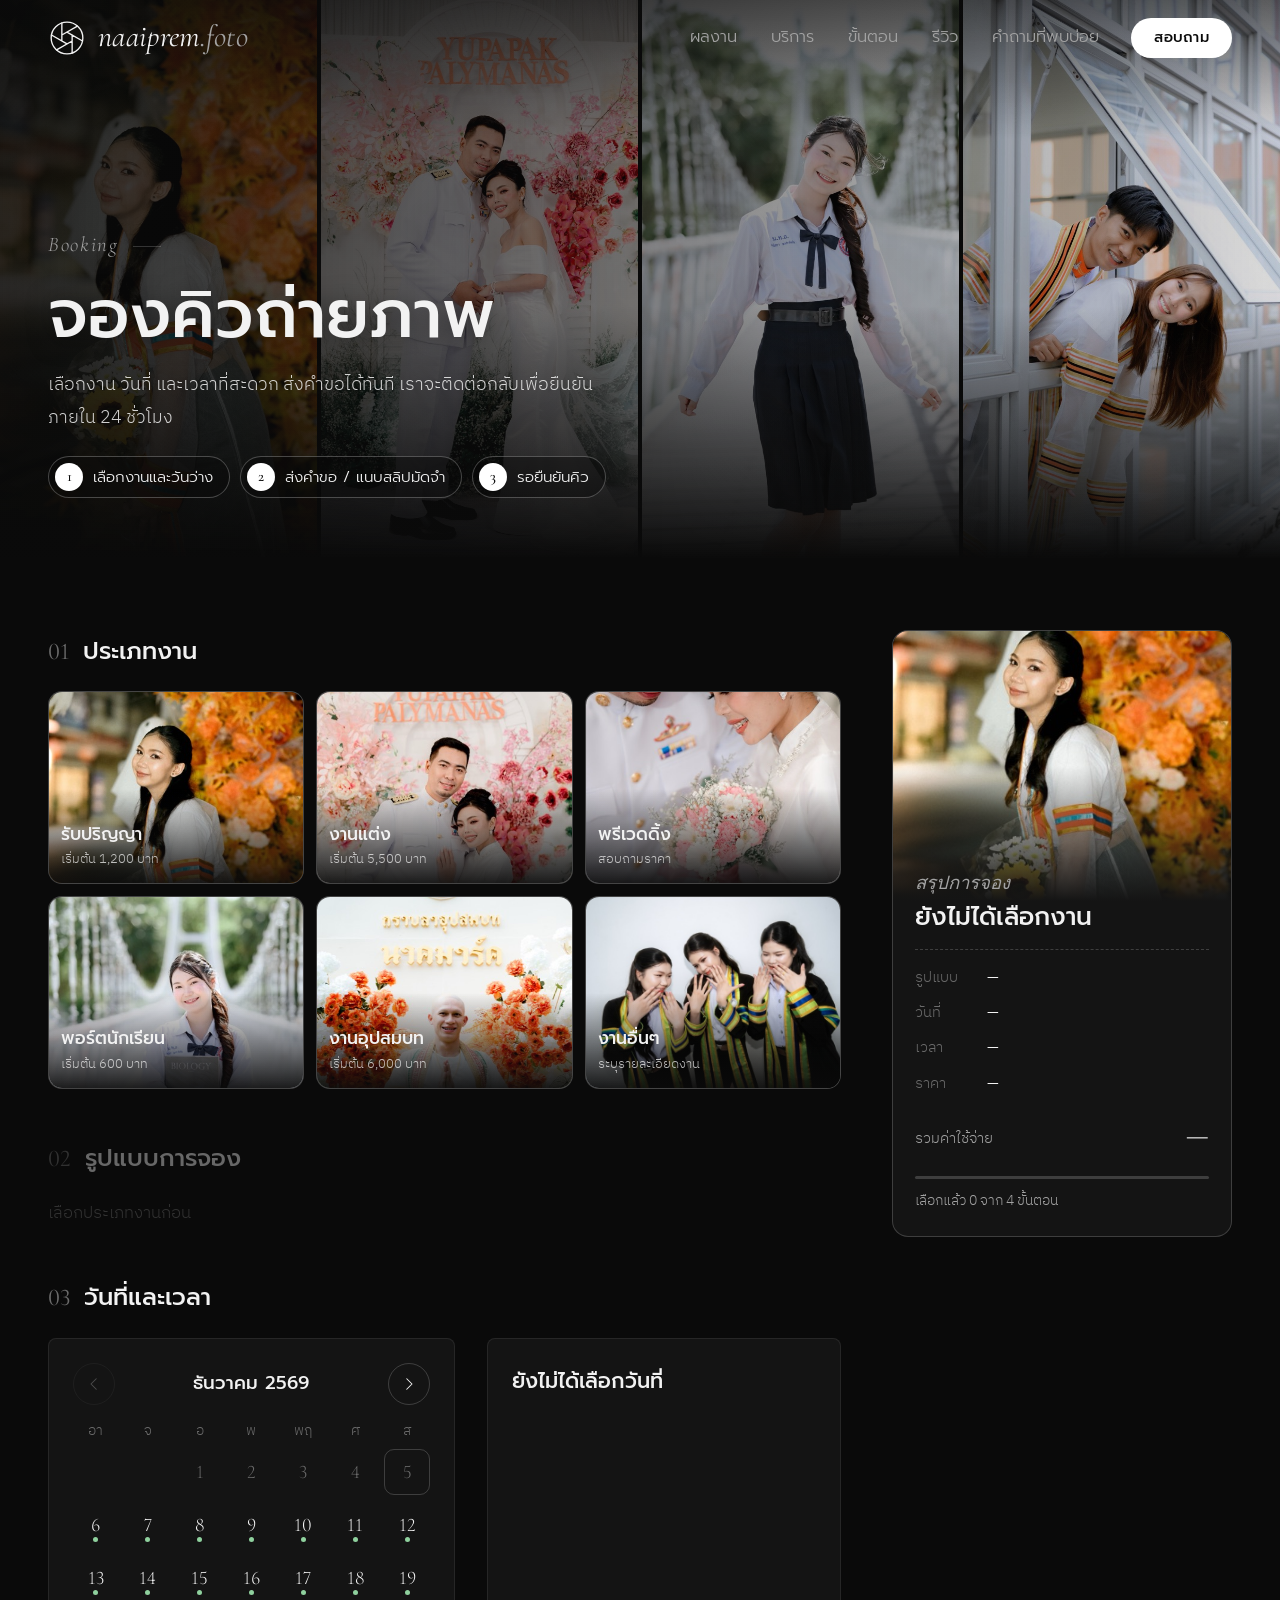
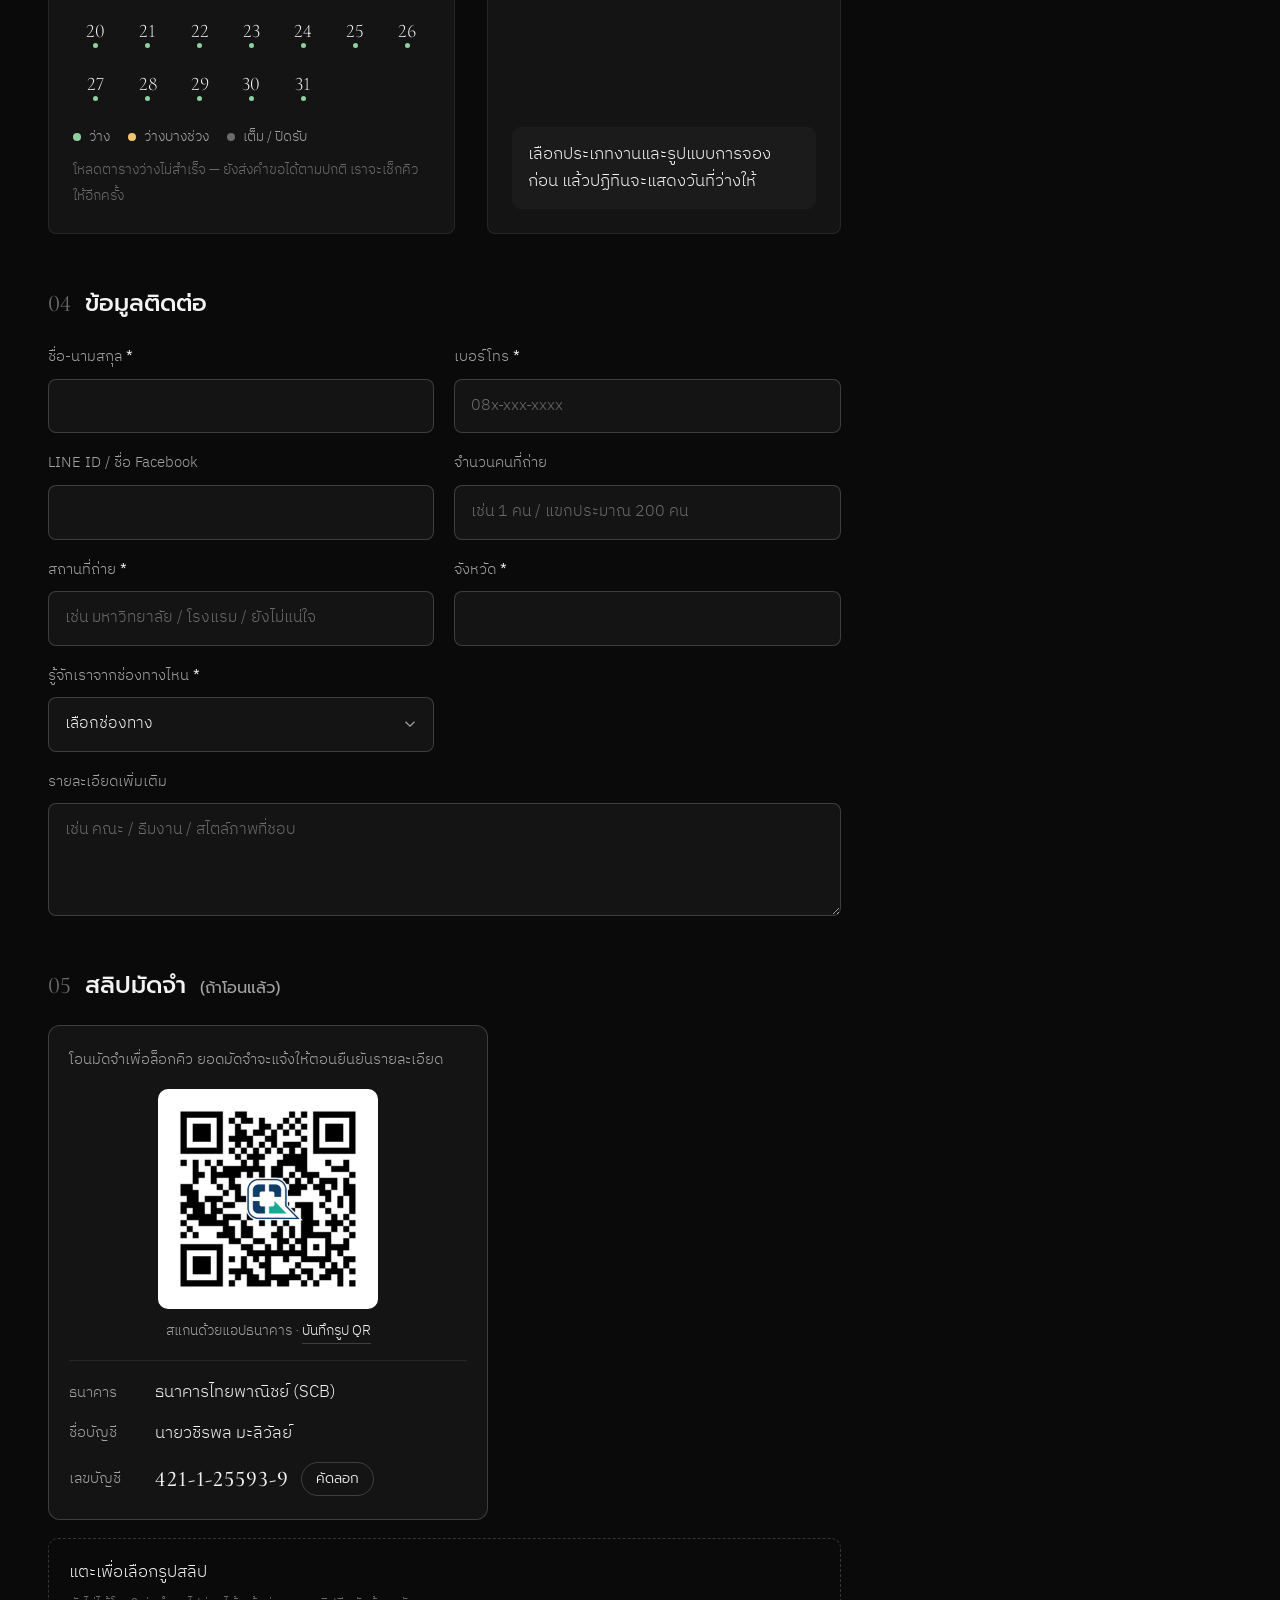
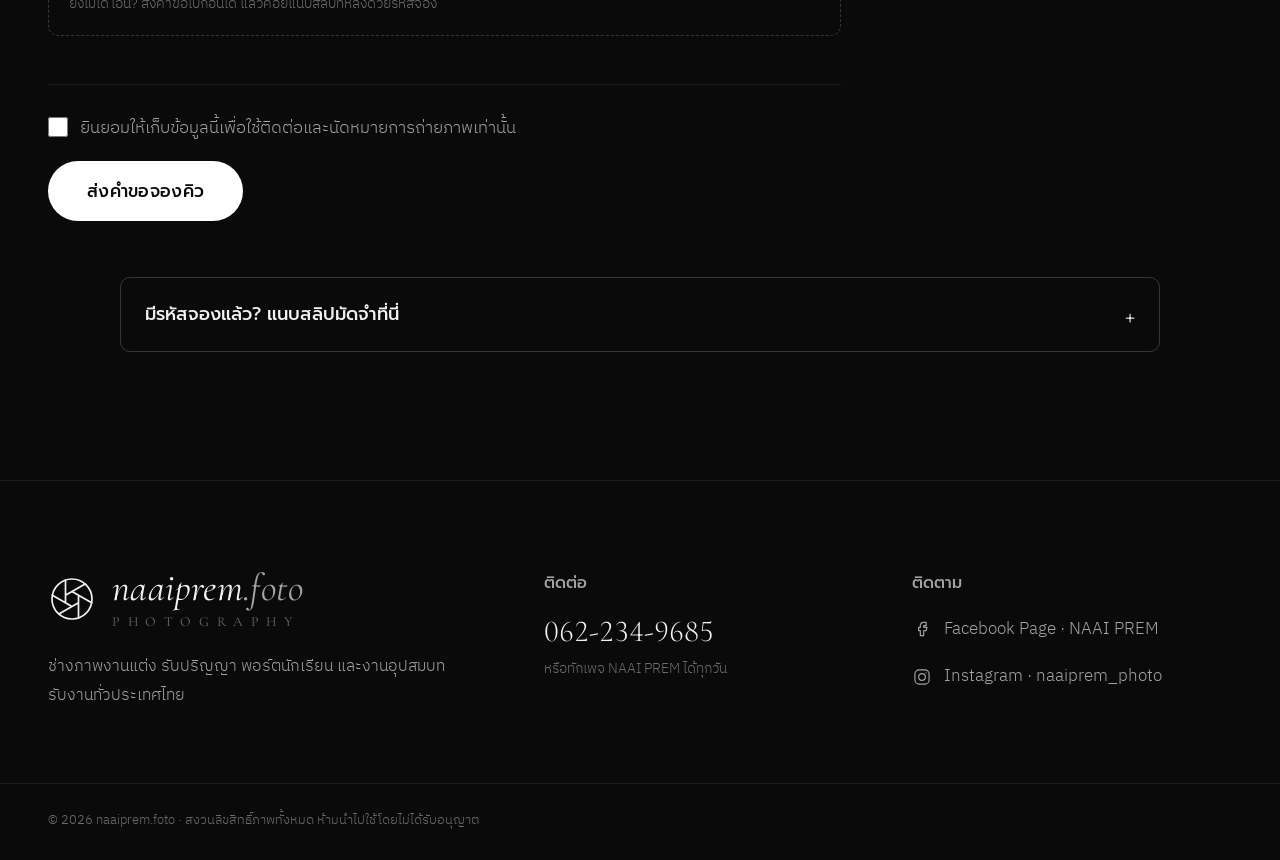
<file: booking.html>
<!DOCTYPE html>
<html lang="th">
<head>
  <meta charset="UTF-8">
  <meta name="viewport" content="width=device-width, initial-scale=1">
  <title>จองคิวถ่ายภาพ — naaiprem.foto</title>
  <meta name="description" content="จองคิวถ่ายภาพออนไลน์กับ naaiprem.foto รับปริญญา งานแต่ง พรีเวดดิ้ง พอร์ตนักเรียน งานบวช และงานอื่นๆ เลือกวันว่างจากปฏิทิน ส่งคำขอและแนบสลิปมัดจำได้ทันที">
  <meta name="theme-color" content="#0a0a0a">
  <meta name="robots" content="noindex, follow">
  <link rel="canonical" href="https://wedside-naaipremfoto.vercel.app/booking.html">

  <!-- หน้าจองคิว (ฟอร์มสร้างจาก BOOKING ใน js/data.js) -->
  <meta property="og:type" content="website">
  <meta property="og:title" content="จองคิวถ่ายภาพ — naaiprem.foto">
  <meta property="og:description" content="เลือกวันว่างจากปฏิทิน ส่งคำขอจองและแนบสลิปมัดจำได้ทันที">
  <meta property="og:url" content="https://wedside-naaipremfoto.vercel.app/booking.html">
  <meta property="og:image" content="https://wedside-naaipremfoto.vercel.app/images/og/og-share.jpg">
  <meta property="og:image:type" content="image/jpeg">
  <meta property="og:image:width" content="1200">
  <meta property="og:image:height" content="630">
  <meta property="og:image:alt" content="ภาพผลงานบัณฑิตและนักเรียน 3 ภาพ พร้อมโลโก้ naaiprem.foto">
  <meta name="twitter:card" content="summary_large_image">
  <meta name="twitter:image" content="https://wedside-naaipremfoto.vercel.app/images/og/og-share.jpg">
  <meta property="og:locale" content="th_TH">

  <link rel="icon" href="images/logo/favicon.svg" type="image/svg+xml">
  <link rel="apple-touch-icon" href="images/logo/apple-touch-icon.png">
  <link rel="preconnect" href="https://fonts.googleapis.com">
  <link rel="preconnect" href="https://fonts.gstatic.com" crossorigin>
  <link href="https://fonts.googleapis.com/css2?family=Cormorant+Garamond:ital,wght@0,300;0,400;0,500;1,300;1,400&family=IBM+Plex+Sans+Thai:wght@300;400;500&family=Prompt:wght@300;400;500;600&display=swap" rel="stylesheet">
  <link rel="stylesheet" href="css/style.css">
  <!-- บอก CSS ว่า JS ทำงาน (ถ้าไม่มี JS เนื้อหาจะแสดงทันทีโดยไม่มี animation) -->
  <script>document.documentElement.classList.add('js');</script>

  <!-- data.js ต้องมาก่อน main.js -->
  <script src="js/data.js" defer></script>
  <script src="js/main.js" defer></script>
</head>
<body class="page-booking">
  <a class="skip-link" href="#booking">ข้ามไปยังฟอร์มจอง</a>

  <!-- Cursor แบบกำหนดเอง (แสดงเฉพาะ Desktop ที่ใช้เมาส์) -->
  <div class="cursor" aria-hidden="true">
    <div class="cursor__dot"></div>
    <div class="cursor__ring"><span class="cursor__label">ดู</span></div>
  </div>

  <!-- ============================== NAVBAR ============================== -->
  <header class="nav" id="nav">
    <div class="nav__inner">
      <a href="index.html" class="logo" aria-label="naaiprem.foto กลับหน้าหลัก"><svg class="logo__mark" viewBox="0 0 48 48" aria-hidden="true"><circle cx="24" cy="24" r="20"/><path d="M17.50 20.25L37.13 8.92M24.00 16.50L43.63 27.83M30.50 20.25L30.50 42.92M30.50 27.75L10.87 39.08M24.00 31.50L4.37 20.17M17.50 27.75L17.50 5.08"/></svg><span class="logo__text">naaiprem<span>.foto</span></span></a>

      <nav class="nav__menu" id="navMenu" aria-label="เมนูหลัก">
        <ul class="nav__links">
          <li class="nav__item--mobile"><a href="index.html#about" class="nav__link">แนะนำตัว</a></li>
          <li><a href="index.html#portfolio" class="nav__link">ผลงาน</a></li>
          <li><a href="index.html#services" class="nav__link">บริการ</a></li>
          <li><a href="index.html#process" class="nav__link">ขั้นตอน</a></li>
          <li><a href="index.html#reviews" class="nav__link">รีวิว</a></li>
          <li><a href="index.html#faq" class="nav__link">คำถามที่พบบ่อย</a></li>
        </ul>
        <div class="nav__mobile-extra">
          <a href="booking.html" class="btn btn--primary btn--block">จองคิวออนไลน์</a>
          <p class="nav__mobile-label">เลือกงานแล้วจองได้เลย</p>
          <ul class="nav__quick">
            <li><a href="booking.html?type=graduation"><span>รับปริญญา</span><small>เริ่มต้น 1,200</small></a></li>
            <li><a href="booking.html?type=wedding"><span>งานแต่ง</span><small>เริ่มต้น 5,500</small></a></li>
            <li><a href="booking.html?type=portfolio"><span>พอร์ตนักเรียน</span><small>เริ่มต้น 600</small></a></li>
            <li><a href="booking.html?type=ordination"><span>งานบวช</span><small>เริ่มต้น 6,000</small></a></li>
          </ul>
          <div class="nav__mobile-contact">
            <a href="tel:0622349685" data-contact="phone" class="nav__mobile-phone"><span data-contact-text="phoneLabel">062-234-9685</span></a>
            <p>รับงานทั่วประเทศไทย · บรีฟท่าให้ตลอด · ไม่จำกัดรูป</p>
            <div class="nav__social">
              <a href="https://www.facebook.com/people/NAAI-PREM/61560883106906/" data-contact="facebookPage" aria-label="เพจ Facebook NAAI PREM"><svg viewBox="0 0 24 24" aria-hidden="true"><path d="M14 8h3V4h-3a4 4 0 0 0-4 4v2H7v4h3v7h4v-7h3l1-4h-4V8z"/></svg>NAAI PREM</a>
              <a href="https://www.instagram.com/naaiprem_photo/" data-contact="instagram" aria-label="Instagram naaiprem_photo"><svg viewBox="0 0 24 24" aria-hidden="true"><rect x="3.5" y="3.5" width="17" height="17" rx="5"/><circle cx="12" cy="12" r="4"/><circle cx="17.3" cy="6.7" r=".6"/></svg>naaiprem_photo</a>
            </div>
          </div>
        </div>
      </nav>

      <a href="https://www.facebook.com/people/NAAI-PREM/61560883106906/" data-contact="facebookPage" class="btn btn--primary btn--sm nav__cta">สอบถาม</a>

      <button class="nav__toggle" id="navToggle" aria-label="เปิดเมนู" aria-expanded="false" aria-controls="navMenu">
        <span></span><span></span>
      </button>
    </div>
    <div class="nav__progress" id="navProgress" aria-hidden="true"></div>
  </header>

  <main>
    <!-- ============================== หัวหน้าจอง ==============================
         พื้นหลังภาพแนวตั้ง 4 ช่อง (images/booking/ — เปลี่ยนไฟล์ได้เลย ภาพแนวตั้ง 2:3) + ชื่อหน้าชิดซ้าย -->
    <header class="bhead">
      <div class="bhead__bg" aria-hidden="true">
        <figure class="bhead__panel" style="--i:0"><img src="images/booking/graduation-07-portrait.jpg" alt="" width="720" height="1080" fetchpriority="high" decoding="async"></figure>
        <figure class="bhead__panel" style="--i:1"><img src="images/booking/wedding-20-portrait.jpg" alt="" width="720" height="1080" fetchpriority="high" decoding="async"></figure>
        <figure class="bhead__panel" style="--i:2"><img src="images/booking/portfolio-02-portrait.jpg" alt="" width="720" height="1080" decoding="async"></figure>
        <figure class="bhead__panel" style="--i:3"><img src="images/booking/graduation-26-portrait.jpg" alt="" width="720" height="1080" decoding="async"></figure>
      </div>
      <div class="bhead__shade" aria-hidden="true"></div>
      <div class="container bhead__inner">
        <p class="eyebrow eyebrow--left hero-in" style="--i:0">Booking</p>
        <h1 class="bhead__title hero-in" style="--i:1" id="bheroTitle">จองคิวถ่ายภาพ</h1>
        <p class="bhead__lead hero-in" style="--i:2">เลือกงาน วันที่ และเวลาที่สะดวก ส่งคำขอได้ทันที เราจะติดต่อกลับเพื่อยืนยันภายใน 24 ชั่วโมง</p>
        <ol class="bhead__steps hero-in" style="--i:3">
          <li><span>1</span>เลือกงานและวันว่าง</li>
          <li><span>2</span>ส่งคำขอ / แนบสลิปมัดจำ</li>
          <li><span>3</span>รอยืนยันคิว</li>
        </ol>
      </div>
    </header>

    <!-- ============================== ฟอร์มจอง ==============================
         แพ็กเกจ/เวลา/ภาพการ์ด/บัญชีรับมัดจำ แก้ที่ BOOKING ใน js/data.js
         ข้อมูลส่งไป Google Sheets ผ่าน apps-script/Code.gs -->
    <section class="booking" id="booking" aria-labelledby="bheroTitle">
      <div class="container">
        <div class="booking__layout">

        <form class="booking__form reveal" id="bookingForm" novalidate data-once>
          <fieldset class="booking__step">
            <legend class="booking__legend"><span>01</span>ประเภทงาน</legend>
            <div class="tcards" id="bookingTypes"></div>
          </fieldset>

          <fieldset class="booking__step" id="bookingPkgStep" disabled>
            <legend class="booking__legend"><span>02</span>รูปแบบการจอง</legend>
            <div class="chips" id="bookingPkgs"><p class="booking__hint">เลือกประเภทงานก่อน</p></div>
          </fieldset>

          <fieldset class="booking__step">
            <legend class="booking__legend"><span>03</span>วันที่และเวลา</legend>
            <div class="booking__when">
              <div class="cal" id="bookingCal">
                <div class="cal__head">
                  <button type="button" class="cal__nav" data-cal="-1" aria-label="เดือนก่อนหน้า"><svg viewBox="0 0 24 24" aria-hidden="true"><path d="M15 5l-7 7 7 7"/></svg></button>
                  <p class="cal__title" id="calTitle" aria-live="polite"></p>
                  <button type="button" class="cal__nav" data-cal="1" aria-label="เดือนถัดไป"><svg viewBox="0 0 24 24" aria-hidden="true"><path d="M9 5l7 7-7 7"/></svg></button>
                </div>
                <div class="cal__week" aria-hidden="true"><span>อา</span><span>จ</span><span>อ</span><span>พ</span><span>พฤ</span><span>ศ</span><span>ส</span></div>
                <div class="cal__grid" id="calGrid"></div>
                <ul class="cal__legend">
                  <li><i class="is-free"></i>ว่าง</li>
                  <li><i class="is-partial"></i>ว่างบางช่วง</li>
                  <li><i class="is-full"></i>เต็ม / ปิดรับ</li>
                </ul>
                <p class="cal__status" id="calStatus" role="status"></p>
              </div>

              <div class="booking__time" id="bookingTime">
                <p class="booking__date" id="bookingDate">ยังไม่ได้เลือกวันที่</p>
                <ul class="booking__busy" id="bookingBusy"></ul>
                <div class="booking__hourly" id="bookingHourly" hidden>
                  <label class="field">
                    <span class="field__label">เวลาเริ่ม</span>
                    <select class="field__input" id="bookingStart"></select>
                  </label>
                  <label class="field">
                    <span class="field__label">จำนวนชั่วโมง</span>
                    <select class="field__input" id="bookingHours"></select>
                  </label>
                </div>
                <p class="booking__pick" id="bookingPick"></p>
              </div>
            </div>
          </fieldset>

          <fieldset class="booking__step">
            <legend class="booking__legend"><span>04</span>ข้อมูลติดต่อ</legend>
            <div class="booking__fields">
              <label class="field">
                <span class="field__label">ชื่อ-นามสกุล <b>*</b></span>
                <input class="field__input" name="name" autocomplete="name" required maxlength="100">
              </label>
              <label class="field">
                <span class="field__label">เบอร์โทร <b>*</b></span>
                <input class="field__input" name="phone" type="tel" inputmode="tel" autocomplete="tel" required maxlength="15" placeholder="08x-xxx-xxxx">
              </label>
              <label class="field">
                <span class="field__label">LINE ID / ชื่อ Facebook</span>
                <input class="field__input" name="contact" maxlength="100">
              </label>
              <label class="field">
                <span class="field__label">จำนวนคนที่ถ่าย</span>
                <input class="field__input" name="people" maxlength="30" placeholder="เช่น 1 คน / แขกประมาณ 200 คน">
              </label>
              <label class="field">
                <span class="field__label">สถานที่ถ่าย <b>*</b></span>
                <input class="field__input" name="place" required maxlength="200" placeholder="เช่น มหาวิทยาลัย / โรงแรม / ยังไม่แน่ใจ">
              </label>
              <label class="field">
                <span class="field__label">จังหวัด <b>*</b></span>
                <input class="field__input" name="province" required maxlength="100" autocomplete="address-level1">
              </label>
              <label class="field">
                <span class="field__label">รู้จักเราจากช่องทางไหน <b>*</b></span>
                <select class="field__input" name="source" id="bookingSource" required></select>
              </label>
              <label class="field field--wide">
                <span class="field__label" id="noteLabel">รายละเอียดเพิ่มเติม</span>
                <textarea class="field__input" name="note" rows="3" maxlength="1500" placeholder="เช่น คณะ / ธีมงาน / สไตล์ภาพที่ชอบ"></textarea>
              </label>
              <!-- ช่องกันบอท (ซ่อนจากคนจริง) -->
              <label class="booking__trap" aria-hidden="true">เว็บไซต์ <input name="website" tabindex="-1" autocomplete="off"></label>
            </div>
          </fieldset>

          <fieldset class="booking__step">
            <legend class="booking__legend"><span>05</span>สลิปมัดจำ <small>(ถ้าโอนแล้ว)</small></legend>
            <div class="deposit" data-deposit></div>
            <label class="upload">
              <input type="file" accept="image/*" class="upload__input" data-slip-input>
              <span class="upload__box">
                <img class="upload__preview" alt="ตัวอย่างสลิปที่เลือก" hidden>
                <span class="upload__text">แตะเพื่อเลือกรูปสลิป<small>ยังไม่ได้โอน? ส่งคำขอไปก่อนได้ แล้วค่อยแนบสลิปทีหลังด้วยรหัสจอง</small></span>
              </span>
            </label>
          </fieldset>

          <div class="booking__submit">
            <p class="booking__sum" id="bookingSum" aria-live="polite" hidden></p>
            <label class="check">
              <input type="checkbox" name="consent" required>
              <span>ยินยอมให้เก็บข้อมูลนี้เพื่อใช้ติดต่อและนัดหมายการถ่ายภาพเท่านั้น</span>
            </label>
            <p class="booking__error" id="bookingError" role="alert"></p>
            <button type="submit" class="btn btn--primary btn--lg" id="bookingSubmit">ส่งคำขอจองคิว</button>
          </div>
        </form>


          <!-- สรุปการจอง (Desktop: ติดข้างฟอร์ม) -->
          <aside class="ticket" aria-label="สรุปการจอง">
            <div class="ticket__media" id="ticketMedia" aria-hidden="true"></div>
            <div class="ticket__body">
              <p class="ticket__eyebrow">สรุปการจอง</p>
              <p class="ticket__type" id="ticketType">ยังไม่ได้เลือกงาน</p>
              <dl class="ticket__rows">
                <div><dt>รูปแบบ</dt><dd id="ticketPkg">—</dd></div>
                <div><dt>วันที่</dt><dd id="ticketDate">—</dd></div>
                <div><dt>เวลา</dt><dd id="ticketTime">—</dd></div>
                <div><dt>ราคา</dt><dd id="ticketPrice">—</dd></div>
                <div hidden><dt>เพิ่มเติม</dt><dd id="ticketExtra"></dd></div>
              </dl>
              <div class="ticket__total"><span>รวมค่าใช้จ่าย</span><strong id="ticketTotal">—</strong></div>
              <div class="ticket__progress" aria-hidden="true"><span id="ticketBar"></span></div>
              <p class="ticket__hint" id="ticketHint">เลือกแล้ว 0 จาก 4 ขั้นตอน</p>
            </div>
          </aside>
        </div>

        <div class="booking__done" id="bookingDone" tabindex="-1" hidden></div>

        <details class="booking__slip reveal" id="slipBox" data-once>
          <summary>มีรหัสจองแล้ว? แนบสลิปมัดจำที่นี่</summary>
          <form class="booking__slip-form" id="slipForm" novalidate>
            <div class="deposit" data-deposit></div>
            <div class="booking__fields">
              <label class="field">
                <span class="field__label">รหัสจอง <b>*</b></span>
                <input class="field__input" name="code" required maxlength="12" placeholder="NPXXXXXX" autocapitalize="characters">
              </label>
              <label class="field">
                <span class="field__label">เบอร์โทรที่ใช้จอง <b>*</b></span>
                <input class="field__input" name="phone" type="tel" inputmode="tel" required maxlength="15">
              </label>
            </div>
            <label class="upload">
              <input type="file" accept="image/*" class="upload__input" data-slip-input required>
              <span class="upload__box">
                <img class="upload__preview" alt="ตัวอย่างสลิปที่เลือก" hidden>
                <span class="upload__text">แตะเพื่อเลือกรูปสลิป</span>
              </span>
            </label>
            <p class="booking__error" role="alert"></p>
            <button type="submit" class="btn btn--primary">ส่งสลิป</button>
          </form>
        </details>
      </div>
    </section>

  </main>

  <!-- ============================== FOOTER ============================== -->
  <footer class="footer">
    <div class="container footer__inner">
      <div class="footer__brand">
        <a href="index.html" class="logo logo--lg" aria-label="naaiprem.foto กลับหน้าหลัก"><svg class="logo__mark" viewBox="0 0 48 48" aria-hidden="true"><circle cx="24" cy="24" r="20"/><path d="M17.50 20.25L37.13 8.92M24.00 16.50L43.63 27.83M30.50 20.25L30.50 42.92M30.50 27.75L10.87 39.08M24.00 31.50L4.37 20.17M17.50 27.75L17.50 5.08"/></svg><span class="logo__text">naaiprem<span>.foto</span><small>Photography</small></span></a>
        <p>ช่างภาพงานแต่ง รับปริญญา พอร์ตนักเรียน และงานอุปสมบท<br>รับงานทั่วประเทศไทย</p>
      </div>

      <div class="footer__col">
        <h3 class="footer__heading">ติดต่อ</h3>
        <a href="tel:0622349685" data-contact="phone" class="footer__phone"><span data-contact-text="phoneLabel">062-234-9685</span></a>
        <p class="footer__muted">หรือทักเพจ NAAI PREM ได้ทุกวัน</p>
      </div>

      <div class="footer__col">
        <h3 class="footer__heading">ติดตาม</h3>
        <ul class="footer__social">
          <li>
            <a href="https://www.facebook.com/" data-contact="facebookPage">
              <svg viewBox="0 0 24 24" aria-hidden="true"><path d="M14 8h3V4h-3a4 4 0 0 0-4 4v2H8v4h2v6h4v-6h3l1-4h-4V8z"/></svg>
              Facebook Page · NAAI PREM
            </a>
          </li>
          <li>
            <a href="https://www.facebook.com/" data-contact="facebookPersonal">
              <svg viewBox="0 0 24 24" aria-hidden="true"><circle cx="12" cy="8" r="4"/><path d="M4 21a8 8 0 0 1 16 0"/></svg>
              Facebook · เปรม ม.
            </a>
          </li>
          <li>
            <a href="https://www.instagram.com/naaiprem_photo/" data-contact="instagram">
              <svg viewBox="0 0 24 24" aria-hidden="true"><rect x="3.5" y="3.5" width="17" height="17" rx="5"/><circle cx="12" cy="12" r="4"/><path d="M17 7h.01"/></svg>
              Instagram · naaiprem_photo
            </a>
          </li>
        </ul>
      </div>
    </div>

    <div class="container footer__bottom">
      <p>© <span id="year">2026</span> naaiprem.foto · สงวนลิขสิทธิ์ภาพทั้งหมด ห้ามนำไปใช้โดยไม่ได้รับอนุญาต</p>
    </div>
  </footer>

</body>
</html>
</file>
<file: css/style.css>
/* =====================================================================
   naaiprem.foto — Stylesheet
   โครงไฟล์: 1) Tokens  2) Base  3) Components  4) Sections
             5) Overlays (cursor / fab / lightbox)  6) Reduced motion
   แก้สี/ฟอนต์ทั้งเว็บ: แก้ที่ :root ด้านล่างนี้ที่เดียว
   ===================================================================== */

/* ---------- 1) Design tokens ---------- */
:root {
  --bg: #0a0a0a;
  --bg-alt: #141414;
  --surface: #1b1b1b;
  --line: rgba(255, 255, 255, .08);
  --line-strong: rgba(255, 255, 255, .18);

  --text: #f2f2f2;
  --text-muted: #a3a3a3;
  --text-dim: #6b6b6b;

  --accent: #ffffff;          /* สีเน้น (ขาวล้วน) */
  --accent-ink: #0a0a0a;      /* สีตัวอักษรบนพื้น accent */
  --ok: #8fd19e;              /* ปฏิทินจอง: ว่าง */
  --warn: #f2c46d;            /* ปฏิทินจอง: ว่างบางช่วง */
  --danger: #ff9a8b;          /* ข้อความผิดพลาดในฟอร์ม */

  --font-display: 'Cormorant Garamond', 'Times New Roman', serif; /* ชื่อแบรนด์ / ตัวเลข / eyebrow */
  --font-heading: 'Prompt', 'IBM Plex Sans Thai', sans-serif;      /* หัวข้อภาษาไทย */
  --font-body: 'IBM Plex Sans Thai', 'Prompt', sans-serif;         /* เนื้อหา */

  --ease: cubic-bezier(.22, 1, .36, 1);
  --dur: .8s;

  --container: 1280px;
  --gutter: clamp(20px, 4vw, 48px);
  --section-y: clamp(72px, 10vw, 128px);
  --nav-h: 76px;
  --radius: 4px;

  --gallery-gap: 12px;
  --gallery-cols: 4;
  --gallery-pad: clamp(16px, 3vw, 40px);
}

/* ---------- 2) Base ---------- */
*, *::before, *::after { box-sizing: border-box; }

html {
  scroll-behavior: smooth;
  scroll-padding-top: var(--nav-h);
  -webkit-text-size-adjust: 100%;
}
html.is-locked { overflow: hidden; }

body {
  margin: 0;
  background: var(--bg);
  color: var(--text);
  font-family: var(--font-body);
  font-weight: 300;
  font-size: 1.0625rem; /* 17px อ่านง่ายขึ้น */
  line-height: 1.8;
  -webkit-font-smoothing: antialiased;
  overflow-x: hidden;
}

img { display: block; max-width: 100%; height: auto; }
[hidden] { display: none !important; } /* กัน display ของคลาสอื่นทับแอตทริบิวต์ hidden */
[data-contact-text] { white-space: nowrap; } /* ไม่ให้เบอร์โทรถูกตัดบรรทัด */
/* ตัวเลขของ Cormorant ให้สูงเท่ากัน (อ่านเบอร์โทร/สถิติง่ายขึ้น) */
.stat__num, .hero__count, .step__num, .pain__num, .footer__phone, .nav__mobile-phone, .lightbox__count { font-variant-numeric: lining-nums tabular-nums; }
a { color: inherit; text-decoration: none; }
button { font: inherit; color: inherit; background: none; border: 0; padding: 0; cursor: pointer; }
ul, ol { list-style: none; margin: 0; padding: 0; }
h1, h2, h3, p, figure { margin: 0; }
svg { fill: none; stroke: currentColor; stroke-width: 1.4; stroke-linecap: round; stroke-linejoin: round; }

:focus-visible { outline: 1px solid var(--accent); outline-offset: 4px; }

.container { width: 100%; max-width: var(--container); margin: 0 auto; padding: 0 var(--gutter); }
.container--narrow { max-width: 880px; }

.skip-link {
  position: fixed; top: 12px; left: 12px; z-index: 2000;
  padding: 10px 18px; background: var(--accent); color: var(--accent-ink);
  transform: translateY(-200%); transition: transform .3s var(--ease);
}
.skip-link:focus { transform: none; }

/* ---------- 3) Components ---------- */

/* Logo */
.logo {
  display: inline-flex; align-items: center; gap: 12px;
  font-family: var(--font-display);
  font-style: italic;
  font-weight: 400;
  font-size: 1.7rem;
  letter-spacing: .01em;
  line-height: 1;
}
/* โลโก้รูปม่านรับแสง (aperture) — หมุนตามการเลื่อนหน้า (main.js) */
.logo__mark {
  width: 1.25em; height: 1.25em; flex-shrink: 0;
  stroke-width: 1.7; will-change: transform;
  transform: rotate(var(--spin, 0deg));
  transition: transform .9s var(--ease);
}
.logo:hover .logo__mark { transform: rotate(calc(var(--spin, 0deg) + 60deg)); }
.logo__text span { color: var(--text-muted); }
.logo__text small {
  display: block; margin-top: 8px;
  font-family: var(--font-display); font-style: normal; font-size: .36em;
  letter-spacing: .55em; text-transform: uppercase; color: var(--text-dim);
}
.logo--lg { font-size: 2.4rem; gap: 16px; }

/* Section head */
.section { padding: var(--section-y) 0; }
.section-head { max-width: 760px; margin: 0 auto clamp(40px, 6vw, 72px); text-align: center; }
.eyebrow {
  font-family: var(--font-display);
  font-style: italic;
  font-size: 1.3rem;
  letter-spacing: .08em;
  color: var(--text-muted);
  margin-bottom: 12px;
}
.eyebrow::before, .eyebrow::after {
  content: ''; display: inline-block; width: 28px; height: 1px;
  background: var(--line-strong); vertical-align: middle; margin: 0 14px;
}
/* เส้นข้าง eyebrow ค่อยๆ ยืดออกเมื่อเลื่อนมาเห็นหัวข้อ */
.js .reveal .eyebrow::before, .js .reveal .eyebrow::after {
  transform: scaleX(0); transition: transform 1.1s var(--ease) .25s;
}
.js .reveal .eyebrow::before { transform-origin: right; }
.js .reveal .eyebrow::after { transform-origin: left; }
.js .reveal.is-visible .eyebrow::before, .js .reveal.is-visible .eyebrow::after { transform: scaleX(1); }
.section-title {
  font-family: var(--font-heading);
  font-weight: 500;
  font-size: clamp(2.2rem, 5.4vw, 3.7rem);
  line-height: 1.3;
  letter-spacing: .005em;
}
.section-lead { margin-top: 18px; color: var(--text-muted); font-size: clamp(1.06rem, 1.6vw, 1.2rem); }

/* Buttons */
.btn {
  display: inline-flex; align-items: center; justify-content: center; gap: 10px;
  min-height: 50px; padding: 0 30px;
  font-family: var(--font-heading); font-weight: 500; font-size: 1.02rem; letter-spacing: .02em;
  border: 1px solid transparent; border-radius: 999px;
  transition: background-color .4s var(--ease), color .4s var(--ease), border-color .4s var(--ease), transform .4s var(--ease);
  white-space: nowrap;
}
.btn svg { width: 20px; height: 20px; flex-shrink: 0; }
.btn:active { transform: scale(.97); }
.btn--primary { background: var(--accent); color: var(--accent-ink); }
.btn--primary:hover { background: #dcdcdc; }
.btn--ghost { border-color: rgba(255, 255, 255, .55); color: var(--text); background: rgba(10, 10, 10, .15); }
.btn--ghost:hover { background: var(--accent); color: var(--accent-ink); border-color: var(--accent); }
.btn--outline { border-color: var(--line-strong); color: var(--text); }
.btn--outline:hover { background: var(--accent); color: var(--accent-ink); border-color: var(--accent); }
.btn--sm { min-height: 40px; padding: 0 22px; font-size: .92rem; }
.btn--lg { min-height: 60px; padding: 0 38px; font-size: 1.08rem; }
.btn--block { width: 100%; }

.icon-btn {
  display: grid; place-items: center; width: 48px; height: 48px;
  border: 1px solid var(--line-strong); border-radius: 50%;
  transition: background-color .3s var(--ease), color .3s var(--ease);
}
.icon-btn svg { width: 20px; height: 20px; }
.icon-btn:hover { background: var(--accent); color: var(--accent-ink); }

/* Reveal on scroll (เปิดใช้เมื่อ JS ทำงานเท่านั้น) */
.js .reveal {
  opacity: 0;
  transform: translateY(24px);
  transition: opacity var(--dur) var(--ease), transform var(--dur) var(--ease);
  transition-delay: calc(var(--d, 0) * 90ms);
}
.js .reveal.is-visible { opacity: 1; transform: none; }

/* ---------- 4) Sections ---------- */

/* ===== Navbar ===== */
.nav {
  position: fixed; inset: 0 0 auto; z-index: 100;
  height: var(--nav-h);
  transition: background-color .5s var(--ease), border-color .5s var(--ease), height .5s var(--ease);
  border-bottom: 1px solid transparent;
}
.nav.is-scrolled, .nav.is-open {
  background: rgba(10, 10, 10, .94);
  border-bottom-color: var(--line);
  -webkit-backdrop-filter: blur(12px);
  backdrop-filter: blur(12px);
}
.nav.is-scrolled { --nav-h: 64px; }
/* เมื่อเปิดเมนูมือถือ ต้องปิด backdrop-filter ไม่งั้นเมนู position:fixed จะถูกจำกัดอยู่ในกรอบ navbar */
.nav.is-open { background: var(--bg); -webkit-backdrop-filter: none; backdrop-filter: none; }
.nav__inner {
  height: 100%; max-width: 1440px; margin: 0 auto; padding: 0 var(--gutter);
  display: flex; align-items: center; gap: 32px;
}
.nav .logo { position: relative; z-index: 2; }
.nav__menu { margin-left: auto; }
.nav__links { display: flex; gap: 34px; }
.nav__link {
  position: relative; font-family: var(--font-heading); font-size: 1.02rem;
  color: var(--text-muted); transition: color .3s var(--ease);
}
.nav__link::after {
  content: ''; position: absolute; left: 0; right: 0; bottom: -4px; height: 1px;
  background: var(--accent); transform: scaleX(0); transform-origin: left;
  transition: transform .4s var(--ease);
}
.nav__link:hover, .nav__link.is-active { color: var(--text); }
.nav__link:hover::after, .nav__link.is-active::after { transform: scaleX(1); }
.nav__mobile-extra, .nav__item--mobile { display: none; }
.nav__progress {
  position: absolute; left: 0; right: 0; bottom: -1px; height: 2px;
  background: linear-gradient(90deg, rgba(255,255,255,.35), var(--accent));
  transform: scaleX(0); transform-origin: left; pointer-events: none;
}
.nav__cta { position: relative; z-index: 2; }
.nav__toggle { display: none; }

@media (max-width: 1023px) {
  .nav__inner { gap: 16px; }
  .nav__cta { margin-left: auto; }
  .nav__toggle {
    position: relative; z-index: 2; display: grid; place-items: center;
    width: 44px; height: 44px;
  }
  .nav__toggle span {
    grid-area: 1 / 1; width: 24px; height: 1.5px; background: var(--text);
    transition: transform .4s var(--ease);
  }
  .nav__toggle span:first-child { transform: translateY(-4px); }
  .nav__toggle span:last-child { transform: translateY(4px); }
  .nav.is-open .nav__toggle span:first-child { transform: rotate(45deg); }
  .nav.is-open .nav__toggle span:last-child { transform: rotate(-45deg); }

  /* เมนูมือถือ: ลิงก์ขนาดพอดี + เลขลำดับ + ทางลัดจองแต่ละงาน + ช่องทางติดต่อ */
  .nav__menu {
    position: fixed; inset: 0; z-index: 1;
    display: flex; flex-direction: column; gap: 28px;
    padding: calc(var(--nav-h) + 20px) var(--gutter) calc(32px + env(safe-area-inset-bottom));
    overflow-y: auto; overscroll-behavior: contain;
    background: var(--bg);
    opacity: 0; visibility: hidden;
    transition: opacity .5s var(--ease), visibility 0s .5s;
  }
  .nav.is-open .nav__menu { opacity: 1; visibility: visible; transition: opacity .5s var(--ease); }
  .nav__item--mobile { display: block; }
  .nav__links { flex-direction: column; gap: 0; counter-reset: navitem; border-top: 1px solid var(--line); }
  .nav__links li { counter-increment: navitem; border-bottom: 1px solid var(--line); opacity: 0; transform: translateY(14px); transition: opacity .5s var(--ease), transform .5s var(--ease); }
  .nav__link {
    display: flex; align-items: center; gap: 16px; padding: 14px 0;
    font-family: var(--font-heading); font-size: 1.22rem; font-weight: 500; color: var(--text);
  }
  .nav__link::before {
    content: counter(navitem, decimal-leading-zero); min-width: 2.2ch;
    font-family: var(--font-heading); font-size: 1.1rem; font-weight: 400; line-height: 1;
    font-variant-numeric: tabular-nums; color: var(--text-muted);
  }
  .nav__link::after {
    content: '→'; position: static; height: auto; margin-left: auto; background: none; transform: none;
    color: var(--text-dim); transition: transform .3s var(--ease);
  }
  .nav__link:hover::after, .nav__link.is-active::after { transform: translateX(4px); }
  .nav.is-open .nav__links li { opacity: 1; transform: none; }
  .nav.is-open .nav__links li:nth-child(2) { transition-delay: .04s; }
  .nav.is-open .nav__links li:nth-child(3) { transition-delay: .08s; }
  .nav.is-open .nav__links li:nth-child(4) { transition-delay: .12s; }
  .nav.is-open .nav__links li:nth-child(5) { transition-delay: .16s; }
  .nav.is-open .nav__links li:nth-child(6) { transition-delay: .2s; }

  .nav__mobile-extra { display: grid; gap: 14px; opacity: 0; transform: translateY(14px); transition: opacity .5s var(--ease) .2s, transform .5s var(--ease) .2s; }
  .nav.is-open .nav__mobile-extra { opacity: 1; transform: none; }
  .nav__mobile-label { margin-top: 6px; font-size: .85rem; color: var(--text-dim); }
  .nav__quick { display: grid; grid-template-columns: repeat(2, 1fr); gap: 8px; }
  .nav__quick a {
    display: grid; gap: 2px; padding: 12px 10px; border: 1px solid var(--line-strong); border-radius: 12px;
    text-align: center; transition: border-color .3s var(--ease), background-color .3s var(--ease);
  }
  .nav__quick a:hover { border-color: var(--accent); background: rgba(255,255,255,.04); }
  .nav__quick span { font-family: var(--font-heading); font-weight: 500; font-size: 1rem; }
  .nav__quick small { font-size: .85rem; color: var(--text-muted); }
  .nav__mobile-contact { display: grid; gap: 6px; margin-top: 6px; padding-top: 18px; border-top: 1px solid var(--line); color: var(--text-muted); font-size: .88rem; }
  .nav__mobile-phone { font-family: var(--font-heading); font-weight: 500; font-size: 1.4rem; letter-spacing: .02em; color: var(--text); }
  .nav__social { display: flex; flex-wrap: wrap; gap: 8px; margin-top: 6px; }
  .nav__social a {
    display: inline-flex; align-items: center; gap: 8px; min-height: 40px; padding: 0 14px;
    border: 1px solid var(--line-strong); border-radius: 999px; color: var(--text); font-size: .88rem;
  }
  .nav__social svg { width: 18px; height: 18px; }
}
/* มือถือจอเล็ก: ย่อโลโก้และปุ่มให้พอดีแถบเมนู */
@media (max-width: 400px) {
  .nav__inner { gap: 10px; }
  .nav .logo { font-size: 1.4rem; gap: 9px; }
  .nav__cta { padding: 0 16px; }
}

/* ===== หน้าปก: ภาพคอลัมน์เฉียงสไตล์นิตยสาร ===== */
.cover {
  position: relative; isolation: isolate; overflow: hidden;
  height: 100vh; height: 100svh; min-height: 620px;
  display: grid; place-items: center;
  background: var(--bg);
}
.cover__collage { position: absolute; inset: 0; z-index: -2; overflow: hidden; }
.cover__tilt {
  --cw: clamp(132px, 15vw, 270px); /* ความกว้างคอลัมน์ */
  --cg: clamp(10px, 1.3vw, 18px);  /* ช่องไฟ */
  position: absolute; left: 50%; top: 50%; width: 180%; height: 200%;
  display: flex; justify-content: center; gap: var(--cg);
  transform: translate(-50%, -50%) rotate(-13deg);
}
.cover__col { flex: 0 0 var(--cw); }
.cover__track {
  animation: coverUp var(--dur, 60s) linear infinite;
  animation-delay: var(--delay, 0s);
  will-change: transform;
}
.cover__col:nth-child(even) .cover__track { animation-direction: reverse; }
@keyframes coverUp { to { transform: translateY(-50%); } }
.cover__item {
  margin: 0 0 var(--cg); padding: 6px;
  background: #fff; border-radius: 16px;
  box-shadow: 0 18px 40px rgba(0,0,0,.45);
}
.cover__item img { width: 100%; height: auto; border-radius: 11px; }
.cover.is-replay .cover__track { animation-play-state: paused; } /* เลื่อนพ้นหน้าปกแล้วพักไว้ ประหยัดแบต */
.cover__shade {
  position: absolute; inset: 0; z-index: -1;
  background:
    radial-gradient(ellipse 60% 55% at 50% 45%, rgba(10,10,10,.1) 0%, rgba(10,10,10,.5) 100%),
    linear-gradient(0deg, rgba(10,10,10,.92) 0%, rgba(10,10,10,0) 42%),
    linear-gradient(180deg, rgba(10,10,10,.55) 0%, rgba(10,10,10,0) 20%);
}
.cover__content { display: flex; flex-direction: column; align-items: center; text-align: center; padding-top: calc(var(--nav-h) * .6); padding-bottom: 104px; } /* เว้นที่ให้ปุ่มเลื่อนลงด้านล่าง ไม่ให้ทับปุ่มดูผลงาน */

/* โลโก้ในวงกลม */
.cover__badge {
  position: relative; display: flex; flex-direction: column; align-items: center; justify-content: center;
  width: clamp(200px, min(27vw, 42vh), 360px); aspect-ratio: 1; /* จอเตี้ย (โน้ตบุ๊ก) ย่อวงกลมตามความสูงด้วย */ border-radius: 50%;
  background: #fff; color: #0a0a0a;
  box-shadow: 0 0 0 10px rgba(255,255,255,.2), 0 0 0 11px rgba(255,255,255,.35), 0 30px 90px rgba(0,0,0,.55);
  animation: badgeIn 1.3s var(--ease) both .15s;
}
.cover__badge::before { content: ''; position: absolute; inset: 12px; border: 1px solid rgba(10,10,10,.14); border-radius: 50%; }
@keyframes badgeIn { from { opacity: 0; transform: scale(.7) rotate(-12deg); } to { opacity: 1; transform: none; } }
.cover__mark { width: 21%; height: auto; margin-bottom: 12px; stroke-width: 1.7; animation: spin 40s linear infinite; }
@keyframes spin { to { transform: rotate(360deg); } }
.hero__brand {
  font-family: var(--font-display); font-style: italic; font-weight: 300;
  line-height: 1; letter-spacing: -.01em;
}
.cover__brand { font-size: clamp(1.85rem, 3.5vw, 2.95rem); font-weight: 400; color: #0a0a0a; }
.cover__brand span { color: #8c8c8c; }
.cover__sub { margin-top: 10px; padding-left: .55em; font-family: var(--font-display); font-size: clamp(.68rem, .95vw, .84rem); letter-spacing: .55em; text-transform: uppercase; color: #6b6b6b; }
.cover__eyebrow { margin-top: clamp(26px, 4vh, 40px); font-family: var(--font-heading); font-size: 1rem; letter-spacing: .04em; color: rgba(242,242,242,.85); text-shadow: 0 2px 12px rgba(0,0,0,.6); }
.cover__slogan {
  margin-top: 6px; font-family: var(--font-heading); font-weight: 500;
  font-size: clamp(1.5rem, 3.2vw, 2.4rem); line-height: 1.45; text-shadow: 0 2px 24px rgba(0,0,0,.7);
}
.cover__actions { display: flex; flex-wrap: wrap; justify-content: center; gap: 14px; margin-top: 26px; }

/* ชื่อแบรนด์ขึ้นทีละตัวอักษร (main.js แยกตัวอักษรให้) */
.hero__brand .char {
  display: inline-block; color: inherit;
  animation: charIn 1.1s var(--ease) both;
  animation-delay: calc(var(--c) * 55ms + 650ms);
}
@keyframes charIn { from { opacity: 0; transform: translateY(.45em) rotate(8deg); } to { opacity: 1; transform: none; } }
/* เลื่อนพ้นหน้าปกแล้ว → รีเซ็ตแอนิเมชัน เพื่อให้เล่นใหม่ตอนเลื่อนกลับขึ้นมา (main.js ใส่ .is-replay) */
.is-replay .hero-in, .is-replay .char, .is-replay .cover__badge { animation: none; }

.hero-in { animation: heroIn 1.2s var(--ease) both; animation-delay: calc(var(--i, 0) * 120ms + 250ms); }
@keyframes heroIn { from { opacity: 0; transform: translateY(28px); } to { opacity: 1; transform: none; } }

/* ปุ่มบอกให้เลื่อนลงไปดูแนะนำตัว (ลูกศรเด้งเบาๆ) */
.hero__scroll {
  position: absolute; left: 0; right: 0; bottom: calc(26px + env(safe-area-inset-bottom));
  width: max-content; margin-inline: auto; /* จัดกลางด้วย margin เพราะ animation heroIn ใช้ transform */
  display: flex; flex-direction: column; align-items: center; gap: 10px;
  font-family: var(--font-heading); font-size: .9rem; letter-spacing: .02em; white-space: nowrap;
  color: rgba(242,242,242,.88); text-shadow: 0 2px 12px rgba(0,0,0,.7);
  animation: heroIn 1.2s var(--ease) both 1.1s;
}
.hero__scroll i {
  display: grid; place-items: center; width: 44px; height: 44px; border-radius: 50%;
  border: 1px solid rgba(255,255,255,.55); background: rgba(10,10,10,.35);
  -webkit-backdrop-filter: blur(6px); backdrop-filter: blur(6px);
  transition: background-color .3s var(--ease), border-color .3s var(--ease);
}
.hero__scroll svg { width: 20px; height: 20px; fill: none; stroke: #fff; stroke-width: 2; stroke-linecap: round; stroke-linejoin: round; animation: scrollNudge 1.8s var(--ease) infinite; }
.hero__scroll:hover i { background: rgba(255,255,255,.14); border-color: #fff; }
@keyframes scrollNudge { 0%, 100% { transform: translateY(-3px); opacity: .55; } 50% { transform: translateY(4px); opacity: 1; } }
.is-replay .hero__scroll { animation: none; }
@media (max-height: 640px) { .hero__scroll span { display: none; } .cover__content { padding-bottom: 70px; } }

@media (max-width: 767px) {
  .cover__tilt { width: 260%; height: 170%; }
  .cover__badge { width: min(230px, 62vw); }
  .cover__actions .btn { min-width: 180px; }
}

/* ===== แนะนำตัว ===== */
.intro { background: var(--bg-alt); overflow: hidden; }
.intro__inner { display: grid; grid-template-columns: minmax(0, 1fr) minmax(0, 1.05fr); gap: clamp(40px, 6vw, 96px); align-items: center; }
.intro__photos { position: relative; aspect-ratio: 1 / 1.05; max-width: 560px; width: 100%; margin: 0 auto; }
.intro__photo {
  position: absolute; width: 50%; margin: 0;
  padding: 10px 10px 34px; background: #fff; border-radius: 6px;
  box-shadow: 0 24px 60px rgba(0,0,0,.5);
  transition: rotate .8s var(--ease), translate .8s var(--ease);
}
.intro__photo img { width: 100%; aspect-ratio: 2 / 3; object-fit: cover; border-radius: 2px; }
.intro__photo--1 { left: 0; top: 10%; rotate: -9deg; }
.intro__photo--2 { left: 25%; top: 0; rotate: 3deg; z-index: 2; }
.intro__photo--3 { right: 0; top: 16%; rotate: 11deg; }
.intro__photos:hover .intro__photo--1 { rotate: -14deg; translate: -14px 6px; }
.intro__photos:hover .intro__photo--3 { rotate: 16deg; translate: 14px 6px; }
.js .intro__photo.reveal { transform: translateY(60px) scale(.92); }
.js .intro__photo.reveal.is-visible { transform: none; }
.eyebrow--left::before { display: none; }
.eyebrow--left::after { margin-right: 0; }
.intro__title { margin: 14px 0 18px; font-family: var(--font-heading); font-weight: 500; font-size: clamp(2.5rem, 6vw, 4.4rem); line-height: 1.2; }
.intro__lead { max-width: 520px; font-family: var(--font-heading); font-size: clamp(1.2rem, 2vw, 1.5rem); line-height: 1.7; color: rgba(242,242,242,.88); }
.intro__sign { margin-top: 22px; font-family: var(--font-display); font-style: italic; font-size: 1.5rem; color: var(--text-muted); }
.intro__actions { display: flex; flex-wrap: wrap; gap: 14px; margin-top: 30px; }
@media (max-width: 899px) {
  .intro__inner { grid-template-columns: 1fr; }
  .intro__photos { max-width: 420px; }
  .intro__text { text-align: center; }
  .intro__lead { margin-inline: auto; }
  .intro__actions { justify-content: center; }
  .intro .eyebrow--left::before { display: inline-block; }
  .intro .eyebrow--left::after { margin-right: 14px; }
}

/* ===== Gallery ===== */
.gallery { background: var(--bg); }
.filters {
  display: flex; flex-wrap: wrap; justify-content: center; gap: 8px;
  margin: -24px auto clamp(32px, 5vw, 56px);
}
.filter {
  display: inline-flex; align-items: center;
  min-height: 42px; padding: 0 20px; border-radius: 999px;
  border: 1px solid var(--line-strong);
  font-family: var(--font-heading); font-size: .92rem; color: var(--text-muted);
  transition: background-color .35s var(--ease), color .35s var(--ease), border-color .35s var(--ease);
}
.filter { font-size: 1rem; }
.filter:hover { color: var(--text); border-color: rgba(255,255,255,.4); }
.filter.is-active { background: var(--accent); color: var(--accent-ink); border-color: var(--accent); }
.filter[hidden] { display: none; }

/* แต่ละหมวด (รับปริญญา / งานแต่ง / พอร์ตนักเรียน) — เลขลำดับรันอัตโนมัติตามลำดับใน HTML */
.gallery { counter-reset: work; }
.gallery__group { counter-increment: work; scroll-margin-top: var(--nav-h); }
.gallery__group[hidden] { display: none; }
.gallery__group + .gallery__group { margin-top: clamp(64px, 9vw, 112px); }
.gallery__head {
  max-width: 1440px; margin: 0 auto clamp(20px, 3vw, 32px);
  padding: 0 var(--gallery-pad);
  display: grid; grid-template-columns: 1fr auto; column-gap: 24px; align-items: end;
}
.gallery__eyebrow {
  grid-column: 1 / -1;
  font-family: var(--font-display); font-style: italic; font-size: 1.3rem; letter-spacing: .08em;
  color: var(--text-muted);
}
.gallery__eyebrow::before { content: counter(work, decimal-leading-zero) ' — '; font-style: normal; color: var(--text-dim); }
.gallery__heading {
  grid-column: 1;
  font-family: var(--font-heading); font-weight: 500;
  font-size: clamp(1.9rem, 4vw, 2.9rem); line-height: 1.35;
}
.gallery__lead { grid-column: 1; max-width: 640px; margin-top: 8px; color: var(--text-muted); font-size: 1.06rem; }
.gallery__count {
  grid-column: 2; grid-row: 2 / span 2; align-self: end;
  font-family: var(--font-display); font-size: 1.35rem; letter-spacing: .06em; color: var(--text-muted);
  font-variant-numeric: lining-nums tabular-nums; white-space: nowrap;
}

.gallery__wrap { max-width: 1440px; margin: 0 auto; padding: 0 var(--gallery-pad); }
.gallery__grid {
  position: relative;
  display: grid;
  grid-template-columns: repeat(var(--gallery-cols), minmax(0, 1fr));
  grid-auto-rows: 8px;              /* หน่วยแถวเล็กๆ ให้ JS คำนวณ span ตามสัดส่วนภาพ */
  column-gap: var(--gallery-gap);
  grid-auto-flow: row dense;
}
.gallery__item {
  position: relative; display: block; width: 100%;
  align-self: start;
  text-align: left;
  margin-bottom: var(--gallery-gap);
}
.js .gallery__item {
  opacity: 0; transform: translateY(36px) scale(.97);
  transition: opacity .9s var(--ease), transform .9s var(--ease);
  transition-delay: calc(var(--k, 0) * 90ms);
}
.js .gallery__item.is-in { opacity: 1; transform: none; }
.gallery__frame {
  position: relative; display: block; overflow: hidden;
  background: var(--surface);
  border-radius: 2px;
}
.gallery__img {
  width: 100%; height: 100%; object-fit: cover;
  transition: transform 1s var(--ease), filter .8s var(--ease), opacity .8s var(--ease);
  opacity: 0;
}
.gallery__img.is-loaded { opacity: 1; }
.gallery__info {
  position: absolute; inset: auto 0 0 0;
  padding: 48px 18px 16px;
  background: linear-gradient(0deg, rgba(10,10,10,.8), rgba(10,10,10,0));
  display: flex; flex-direction: column; gap: 2px;
  opacity: 0; transform: translateY(10px);
  transition: opacity .5s var(--ease), transform .5s var(--ease);
}
.gallery__title { font-family: var(--font-heading); font-size: 1rem; font-weight: 400; }

@media (hover: hover) and (pointer: fine) {
  .gallery__item:hover .gallery__img { transform: scale(1.05); }
  .gallery__item:hover .gallery__info,
  .gallery__item:focus-visible .gallery__info { opacity: 1; transform: none; }
  /* เอฟเฟกต์ขาวดำ → สี (เปิด/ปิดที่ SETTINGS.grayscaleHover ใน js/data.js) */
  .fx-grayscale .gallery__img { filter: grayscale(.65) brightness(.92); }
  .fx-grayscale .gallery__item:hover .gallery__img,
  .fx-grayscale .gallery__item:focus-visible .gallery__img { filter: none; }
}
/* อุปกรณ์สัมผัส: ไม่มีแถบชื่อทับภาพ ให้เห็นภาพเต็มตามสัดส่วนจริง (ชื่อภาพดูได้ใน Lightbox) */

.gallery__more { display: flex; justify-content: center; margin-top: clamp(32px, 5vw, 56px); }
.gallery__more[hidden] { display: none; }

@media (max-width: 1199px) { :root { --gallery-cols: 3; } }
@media (max-width: 899px)  { :root { --gallery-cols: 2; --gallery-gap: 8px; } }
/* มือถือ: 2 คอลัมน์ เลื่อนแล้วเห็นหลายภาพพร้อมกัน (ภาพยังเต็มสัดส่วนจริง ไม่ถูกครอป) */
@media (max-width: 479px)  {
  :root { --gallery-gap: 6px; --gallery-pad: 10px; }
  .gallery__head { grid-template-columns: 1fr; }
  .gallery__count { grid-column: 1; grid-row: auto; margin-top: 8px; font-size: 1rem; }
}

/* ===== Stats ===== */
.stats { background: var(--bg-alt); padding: clamp(48px, 7vw, 80px) 0; }
.stats__list { display: grid; grid-auto-columns: 1fr; grid-auto-flow: column; max-width: 860px; }
.stat { text-align: center; padding: 8px 16px; }
.stat + .stat { border-left: 1px solid var(--line); }
.stat__value { display: flex; align-items: baseline; justify-content: center; gap: .25em; }
.stat__unit { font-family: var(--font-heading); font-weight: 500; font-size: clamp(1.3rem, 2.6vw, 1.9rem); }
.stat__num {
  display: block; font-family: var(--font-display); font-weight: 300;
  font-size: clamp(2.6rem, 6vw, 4.4rem); line-height: 1.1;
  font-variant-numeric: tabular-nums;
}
.stat__label { color: var(--text-muted); font-size: 1.05rem; }
@media (max-width: 599px) {
  .stat { padding: 4px 10px; }
  .stat__label { font-size: .95rem; }
}

/* ===== Pain points ===== */
.pain { background: var(--bg); }
.pain__list { display: grid; grid-template-columns: repeat(2, 1fr); gap: 1px; background: var(--line); border: 1px solid var(--line); }
.pain__item { background: var(--bg); padding: clamp(28px, 4vw, 48px); display: flex; gap: 24px; align-items: baseline; }
.pain__num { font-family: var(--font-display); font-style: italic; font-size: 1.4rem; color: var(--text-dim); }
.pain__quote { font-family: var(--font-heading); font-weight: 400; font-size: clamp(1.2rem, 2vw, 1.5rem); line-height: 1.6; }
.pain__answer {
  margin-top: clamp(40px, 6vw, 64px); text-align: center;
  font-family: var(--font-heading); font-weight: 400; font-size: clamp(1.2rem, 2.2vw, 1.55rem);
  color: var(--text-muted); line-height: 1.7;
}
.pain__answer em { font-family: var(--font-display); font-size: 1.25em; color: var(--text); }
@media (max-width: 767px) { .pain__list { grid-template-columns: 1fr; } }

/* ===== Features ===== */
.features { background: var(--bg-alt); }
.features__list { display: grid; grid-template-columns: repeat(5, 1fr); gap: clamp(24px, 3vw, 40px); }
.feature { padding-top: 28px; border-top: 1px solid var(--line-strong); }
.feature__icon { width: 34px; height: 34px; stroke-width: 1.1; margin-bottom: 22px; }
.feature__title { font-family: var(--font-heading); font-weight: 500; font-size: 1.3rem; line-height: 1.5; margin-bottom: 10px; }
.feature__text { color: var(--text-muted); font-size: 1rem; }
@media (max-width: 1099px) { .features__list { grid-template-columns: repeat(3, 1fr); } }
@media (max-width: 767px)  { .features__list { grid-template-columns: 1fr 1fr; } }
@media (max-width: 519px)  { .features__list { grid-template-columns: 1fr; } }

/* ===== แถบภาพวิ่ง ===== */
.strip { background: var(--bg); padding-top: var(--section-y); overflow: hidden; } /* ด้านล่างใช้ระยะของส่วนบริการแทน */
.strip__head { text-align: center; margin-bottom: clamp(36px, 5vw, 60px); }
.strip__rows { display: grid; gap: clamp(8px, 1.2vw, 14px); }
.strip__row { overflow: hidden; }
.strip__track {
  display: flex; width: max-content; gap: clamp(8px, 1.2vw, 14px);
  animation: stripMove var(--strip-dur, 60s) linear infinite;
}
.strip__row:nth-child(even) .strip__track { animation-direction: reverse; }
@keyframes stripMove { to { transform: translateX(calc(-50% - clamp(4px, .6vw, 7px))); } }
.strip__item {
  position: relative; flex-shrink: 0; overflow: hidden;
  height: clamp(150px, 22vw, 300px); border-radius: 2px; background: var(--surface);
}
.strip__item img { height: 100%; width: auto; transition: transform 1s var(--ease); }
@media (hover: hover) and (pointer: fine) {
  .strip__item:hover img { transform: scale(1.06); }
}

/* ===== Services ===== */
.services { background: var(--bg); }
.services__grid { display: grid; grid-template-columns: repeat(4, 1fr); gap: 20px; perspective: 1400px; }
.service {
  scroll-margin-top: calc(var(--nav-h) + 16px); /* ทางลัดในเมนูมือถือเลื่อนมาที่การ์ด ไม่ให้หัวการ์ดจมใต้เมนู */
  display: flex; flex-direction: column;
  background: var(--bg-alt); border: 1px solid var(--line);
  transition: border-color .5s var(--ease);
}
.service:hover { border-color: var(--line-strong); }
/* การ์ดเอียงตามเมาส์ ใช้ property rotate แยกจาก transform ของ .reveal (ตั้งค่าใน main.js) */
.js .service.reveal {
  transition: opacity var(--dur) var(--ease), transform var(--dur) var(--ease), rotate .7s var(--ease), border-color .5s var(--ease);
  transition-delay: calc(var(--d, 0) * 90ms), calc(var(--d, 0) * 90ms), 0s, 0s;
}
.service__media { aspect-ratio: 4 / 5; overflow: hidden; background: var(--surface); }
.service__media img { width: 100%; height: 100%; object-fit: cover; transition: transform 1.2s var(--ease); }
.service:hover .service__media img { transform: scale(1.05); }
.service__body { display: flex; flex-direction: column; flex: 1; padding: 26px 24px 28px; }
.service__tags { font-size: .9rem; color: var(--text-dim); letter-spacing: .02em; }
.service__title { font-family: var(--font-heading); font-weight: 500; font-size: 1.7rem; margin: 6px 0 10px; }
.service__price { display: flex; align-items: baseline; gap: 8px; margin-bottom: 14px; color: var(--text-muted); font-size: 1rem; }
.service__price strong {
  font-family: var(--font-display); font-weight: 500; font-size: 2.7rem; line-height: 1; color: var(--text);
  font-variant-numeric: lining-nums tabular-nums;
}
.service__price--ask { font-family: var(--font-heading); color: var(--text); font-size: 1.05rem; min-height: 2.3rem; align-items: center; }
.service__text { color: var(--text-muted); font-size: 1rem; }
.service__prices { display: grid; gap: 10px; margin: 20px 0 4px; padding: 16px 0; border-block: 1px solid var(--line); }
.service__prices li { display: flex; justify-content: space-between; align-items: baseline; gap: 12px; font-size: .98rem; }
.service__prices span { color: var(--text-muted); }
.service__prices small { display: block; font-size: .82rem; color: var(--text-dim); }
.service__prices b { flex-shrink: 0; font-family: var(--font-heading); font-weight: 500; color: var(--text); text-align: right; }
.service__note { margin: -14px 0 22px; font-size: .88rem; color: var(--text-dim); }
.service__list { margin: 20px 0 26px; display: grid; gap: 8px; font-size: 1rem; }
.service__list li { position: relative; padding-left: 24px; }
.service__list li::before {
  content: ''; position: absolute; left: 2px; top: .62em;
  width: 10px; height: 5px; border-left: 1.3px solid var(--accent); border-bottom: 1.3px solid var(--accent);
  transform: rotate(-45deg);
}
.service__actions { display: grid; gap: 10px; margin-top: auto; }
@media (max-width: 1199px) { .services__grid { grid-template-columns: repeat(2, 1fr); } }
@media (max-width: 599px)  { .services__grid { grid-template-columns: 1fr; } }

/* ===== จองคิวออนไลน์ ===== */
.booking { background: var(--bg); }
.booking[hidden] { display: none; }
.booking__form { position: relative; max-width: 1040px; margin: 0 auto; display: grid; gap: clamp(32px, 4.5vw, 48px); }
.booking__step { margin: 0; padding: 0; border: 0; min-width: 0; transition: opacity .4s var(--ease); }
.booking__step[disabled] { opacity: .4; }
.booking__legend {
  display: flex; align-items: baseline; gap: 14px; padding: 0; margin-bottom: 18px;
  font-family: var(--font-heading); font-weight: 500; font-size: clamp(1.25rem, 2.2vw, 1.5rem);
}
.booking__legend span { font-family: var(--font-display); font-weight: 400; color: var(--text-dim); font-variant-numeric: lining-nums; }
.booking__legend small { font-size: .68em; font-weight: 400; color: var(--text-muted); }
.booking__hint { color: var(--text-dim); }

/* ตัวเลือกแบบปุ่ม (radio) */
.chips { display: flex; flex-wrap: wrap; gap: 10px; }
.chip { position: relative; }
.chip input { position: absolute; inset: 0; width: 100%; height: 100%; margin: 0; opacity: 0; cursor: pointer; }
.chip span {
  display: flex; flex-direction: column; justify-content: center; gap: 2px;
  min-height: 52px; padding: 8px 22px; border: 1px solid var(--line-strong); border-radius: 14px;
  font-family: var(--font-heading); font-size: 1.02rem; line-height: 1.4;
  transition: background-color .3s var(--ease), color .3s var(--ease), border-color .3s var(--ease);
}
.chip small { font-family: var(--font-body); font-size: .85rem; color: var(--text-muted); transition: color .3s var(--ease); }
.chip em { font-style: normal; font-family: var(--font-heading); font-weight: 500; font-size: .92rem; color: var(--text); transition: color .3s var(--ease); }
.chip input:checked + span em { color: var(--accent-ink); }
.booking__note { flex-basis: 100%; margin-top: 4px; font-size: .9rem; color: var(--text-muted); }

/* ตัวเลือกเพิ่ม (เช่น เพิ่มช่างภาพ) — กดเปิด/ปิดได้ */
.addons { flex-basis: 100%; display: grid; gap: 10px; margin-top: 8px; }
.addon {
  position: relative; display: grid; grid-template-columns: auto 1fr auto auto; align-items: center; gap: 14px;
  padding: 14px 16px; border: 1px dashed var(--line-strong); border-radius: 14px; cursor: pointer;
  transition: border-color .35s var(--ease), background-color .35s var(--ease);
}
.addon input { position: absolute; inset: 0; z-index: 2; width: 100%; height: 100%; margin: 0; opacity: 0; cursor: pointer; }
.addon__icon { position: relative; display: grid; place-items: center; width: 46px; height: 46px; border-radius: 12px; background: var(--surface); }
.addon__icon svg { width: 24px; height: 24px; }
.addon__icon::after {
  content: '+'; position: absolute; top: -5px; right: -5px; width: 20px; height: 20px; border-radius: 50%;
  background: var(--accent); color: var(--accent-ink); font: 600 15px/20px var(--font-heading); text-align: center;
  transition: transform .5s var(--ease), background-color .3s var(--ease);
}
.addon__text b { display: block; font-family: var(--font-heading); font-weight: 500; font-size: 1.02rem; }
.addon__text small { font-size: .85rem; color: var(--text-muted); }
.addon__price { font-family: var(--font-heading); font-weight: 500; white-space: nowrap; }
.addon__switch { position: relative; width: 48px; height: 28px; border-radius: 999px; background: var(--line-strong); transition: background-color .3s var(--ease); }
.addon__switch::after {
  content: ''; position: absolute; top: 3px; left: 3px; width: 22px; height: 22px; border-radius: 50%;
  background: #fff; box-shadow: 0 2px 6px rgba(0,0,0,.4); transition: transform .4s var(--ease);
}
.addon:hover { border-color: rgba(255,255,255,.45); }
.addon:has(input:checked) { border-style: solid; border-color: var(--accent); background: rgba(255,255,255,.05); }
.addon:has(input:checked) .addon__switch { background: var(--ok); }
.addon:has(input:checked) .addon__switch::after { transform: translateX(20px); }
.addon:has(input:checked) .addon__icon::after { content: '✓'; background: var(--ok); transform: rotate(360deg); }
.addon:has(input:focus-visible) { outline: 1px solid var(--accent); outline-offset: 3px; }
@media (max-width: 479px) {
  .addon { grid-template-columns: auto 1fr auto; grid-template-areas: "icon text switch" "icon price switch"; row-gap: 2px; }
  .addon__icon { grid-area: icon; } .addon__text { grid-area: text; } .addon__switch { grid-area: switch; }
  .addon__price { grid-area: price; font-size: .92rem; }
}

/* ยอดรวมเหนือปุ่มส่ง (แสดงทุกขนาดจอ) */
.booking__sum {
  display: grid; gap: 2px; width: 100%; padding: 16px 20px;
  border: 1px solid var(--line-strong); border-radius: 12px; background: var(--bg-alt);
}
.booking__sum span { font-size: .92rem; color: var(--text-muted); }
.booking__sum strong { font-family: var(--font-display); font-weight: 500; font-size: clamp(1.9rem, 4vw, 2.4rem); line-height: 1.15; font-variant-numeric: lining-nums; }
.booking__sum small { font-size: .85rem; color: var(--text-dim); }
.chip input:hover + span { border-color: rgba(255,255,255,.45); }
.chip input:checked + span { background: var(--accent); color: var(--accent-ink); border-color: var(--accent); }
.chip input:checked + span small { color: rgba(10,10,10,.65); }
.chip input:focus-visible + span { outline: 1px solid var(--accent); outline-offset: 3px; }
.chip input:disabled { cursor: not-allowed; }
.chips.is-invalid .chip span { border-color: var(--danger); }
.chip input:disabled + span { opacity: .35; }

/* ปฏิทิน */
.booking__when { display: grid; grid-template-columns: minmax(0, 1.15fr) minmax(0, 1fr); gap: clamp(16px, 3vw, 32px); align-items: stretch; }
.cal, .booking__time { background: var(--bg-alt); border: 1px solid var(--line); border-radius: 8px; padding: clamp(16px, 2.4vw, 24px); }
.cal__head { display: flex; align-items: center; justify-content: space-between; gap: 12px; margin-bottom: 14px; }
.cal__title { font-family: var(--font-heading); font-weight: 500; font-size: 1.15rem; }
.cal__nav { display: grid; place-items: center; width: 42px; height: 42px; border: 1px solid var(--line-strong); border-radius: 50%; transition: background-color .3s, color .3s; }
.cal__nav svg { width: 18px; height: 18px; }
.cal__nav:hover:not(:disabled) { background: var(--accent); color: var(--accent-ink); }
.cal__nav:disabled { opacity: .25; cursor: default; }
.cal__week, .cal__grid { display: grid; grid-template-columns: repeat(7, minmax(0, 1fr)); gap: 6px; }
.cal__week span { padding-bottom: 6px; text-align: center; font-size: .85rem; color: var(--text-dim); }
.cal__grid { min-height: 260px; }
.cal__day {
  position: relative; aspect-ratio: 1; display: grid; place-items: center;
  border: 1px solid transparent; border-radius: 10px;
  font-family: var(--font-display); font-size: 1.2rem; font-variant-numeric: lining-nums;
  transition: background-color .25s var(--ease), color .25s var(--ease), border-color .25s var(--ease), transform .25s var(--ease);
}
.cal__day::after { content: ''; position: absolute; left: 50%; bottom: 12%; width: 5px; height: 5px; margin-left: -2.5px; border-radius: 50%; }
.cal__day.is-free::after { background: var(--ok); }
.cal__day.is-partial::after { background: var(--warn); }
.cal__day.is-today { border-color: var(--line-strong); }
.cal__day:not(:disabled):hover { border-color: rgba(255,255,255,.5); transform: translateY(-2px); }
.cal__day.is-selected { background: var(--accent); color: var(--accent-ink); }
.cal__day:disabled { color: var(--text-dim); cursor: default; }
.cal__day.is-full { text-decoration: line-through; opacity: .55; }
.cal__legend { display: flex; flex-wrap: wrap; gap: 8px 18px; margin-top: 16px; font-size: .88rem; color: var(--text-muted); }
.cal__legend i { display: inline-block; width: 8px; height: 8px; margin-right: 8px; border-radius: 50%; vertical-align: middle; }
.cal__legend .is-free { background: var(--ok); }
.cal__legend .is-partial { background: var(--warn); }
.cal__legend .is-full { background: var(--text-dim); }
.cal__status { margin-top: 8px; font-size: .88rem; color: var(--text-dim); }
.cal__status:empty { display: none; }
.cal.is-loading .cal__grid { opacity: .4; }
.cal.is-invalid { border-color: var(--danger); }

.booking__time { display: flex; flex-direction: column; gap: 16px; }
.booking__date { font-family: var(--font-heading); font-weight: 500; font-size: 1.3rem; }
.booking__busy { display: grid; gap: 6px; font-size: .95rem; color: var(--text-muted); }
.booking__busy:empty { display: none; }
.booking__busy li::before { content: ''; display: inline-block; width: 8px; height: 8px; margin-right: 10px; border-radius: 50%; background: var(--warn); vertical-align: middle; }
.booking__hourly { display: grid; grid-template-columns: 1fr 1fr; gap: 12px; }
.booking__hourly[hidden] { display: none; }
.booking__pick { margin-top: auto; padding: 14px 16px; border-radius: 8px; background: var(--surface); line-height: 1.6; }
.booking__pick:empty { display: none; }
.booking__pick strong { font-family: var(--font-heading); font-weight: 500; }
.booking__pick.is-error { color: var(--danger); }

/* ช่องกรอกข้อมูล */
.booking__fields { display: grid; grid-template-columns: 1fr 1fr; gap: 16px 20px; }
.field { display: grid; gap: 8px; align-content: start; }
.field--wide { grid-column: 1 / -1; }
.field__label { font-size: .95rem; color: var(--text-muted); }
.field__label b { font-weight: 400; color: var(--text); }
.field__input {
  width: 100%; min-height: 52px; padding: 12px 16px;
  background: var(--bg-alt); color: var(--text);
  border: 1px solid var(--line-strong); border-radius: 8px;
  font: inherit; font-size: 1rem; /* 16px ขึ้นไป iPhone จะไม่ซูมตอนแตะ */
  transition: border-color .3s var(--ease);
}
.field__input::placeholder { color: var(--text-dim); }
.field__input:focus { outline: none; border-color: var(--accent); }
.field__input.is-invalid { border-color: var(--danger); }
textarea.field__input { min-height: 104px; resize: vertical; }
select.field__input {
  appearance: none; -webkit-appearance: none; padding-right: 44px; cursor: pointer;
  background-image: url("data:image/svg+xml,%3Csvg xmlns='http://www.w3.org/2000/svg' viewBox='0 0 24 24' fill='none' stroke='%23a3a3a3' stroke-width='1.6'%3E%3Cpath d='M6 9l6 6 6-6'/%3E%3C/svg%3E");
  background-repeat: no-repeat; background-position: right 14px center; background-size: 18px;
}
select.field__input option { background: var(--bg-alt); color: var(--text); }
select.field__input option:disabled { color: var(--text-dim); }
.booking__trap { position: absolute; left: -9999px; width: 1px; height: 1px; overflow: hidden; }

/* มัดจำ: QR ด้านบน → ธนาคาร / ชื่อบัญชี / เลขบัญชี */
.deposit {
  display: grid; gap: 16px; max-width: 440px; margin-bottom: 18px; padding: 20px;
  background: var(--bg-alt); border: 1px solid var(--line-strong); border-radius: 12px; color: var(--text-muted);
}
.deposit:empty { display: none; }
.deposit__note { font-size: .95rem; }
.deposit__qr { display: grid; justify-items: center; gap: 10px; margin: 0; }
.deposit__qr img { width: min(220px, 100%); height: auto; padding: 10px; background: #fff; border-radius: 10px; }
.deposit__qr figcaption { font-size: .88rem; }
.deposit__qr a { color: var(--text); border-bottom: 1px solid var(--line-strong); }
.deposit__rows { display: grid; gap: 10px; margin: 0; padding-top: 16px; border-top: 1px solid var(--line); }
.deposit__rows div { display: grid; grid-template-columns: 76px 1fr; gap: 10px; align-items: center; }
.deposit__rows dt { font-size: .92rem; }
.deposit__rows dd { display: flex; flex-wrap: wrap; align-items: center; gap: 8px 12px; margin: 0; color: var(--text); }
.deposit__rows strong { font-family: var(--font-display); font-weight: 500; font-size: 1.4rem; letter-spacing: .04em; font-variant-numeric: lining-nums; }
.copy-btn {
  min-height: 34px; padding: 0 14px; border: 1px solid var(--line-strong); border-radius: 999px;
  font-family: var(--font-heading); font-size: .85rem; color: var(--text);
  transition: background-color .3s var(--ease), color .3s var(--ease);
}
.copy-btn:hover { background: var(--accent); color: var(--accent-ink); }
.upload { position: relative; display: block; cursor: pointer; }
.upload__input { position: absolute; inset: 0; width: 100%; height: 100%; opacity: 0; cursor: pointer; }
.upload__box {
  display: flex; align-items: center; gap: 18px; padding: 18px 20px;
  border: 1px dashed var(--line-strong); border-radius: 10px;
  transition: border-color .3s var(--ease), background-color .3s var(--ease);
}
.upload:hover .upload__box, .upload__input:focus-visible + .upload__box { border-color: var(--accent); background: rgba(255,255,255,.03); }
.upload.is-invalid .upload__box { border-color: var(--danger); }
.upload__preview { width: 72px; height: 96px; flex-shrink: 0; object-fit: cover; border-radius: 4px; }
.upload__text { display: grid; gap: 4px; }
.upload__text small { font-size: .88rem; color: var(--text-dim); }

.booking__submit { display: grid; justify-items: start; gap: 18px; padding-top: 28px; border-top: 1px solid var(--line); }
.check { display: flex; align-items: flex-start; gap: 12px; color: var(--text-muted); cursor: pointer; }
.check input { flex-shrink: 0; width: 20px; height: 20px; margin: 4px 0 0; accent-color: #ffffff; }
.check.is-invalid { color: var(--danger); }
.booking__error { color: var(--danger); }
.booking__error:empty { display: none; }
[aria-busy="true"] { opacity: .6; pointer-events: none; }

/* ส่งสำเร็จ */
.booking__done {
  max-width: 760px; margin: 0 auto; padding: clamp(28px, 5vw, 52px);
  background: var(--bg-alt); border: 1px solid var(--line-strong); border-radius: 10px; text-align: center;
}
.booking__done[hidden] { display: none; }
.booking__done:focus { outline: none; }
.booking__done h3 { font-family: var(--font-heading); font-weight: 500; font-size: clamp(1.5rem, 3vw, 2rem); }
.booking__code { margin: 10px 0 2px; font-family: var(--font-display); font-size: clamp(2.6rem, 7vw, 3.6rem); letter-spacing: .14em; line-height: 1.1; font-variant-numeric: lining-nums; }
.booking__summary { display: grid; gap: 10px; margin: 28px 0; padding: 20px 22px; border-radius: 8px; background: var(--surface); text-align: left; }
.booking__summary div { display: grid; grid-template-columns: 110px 1fr; gap: 12px; }
.booking__summary dt { color: var(--text-muted); }
.booking__summary dd { margin: 0; }
.booking__done .deposit { margin: 20px auto 0; text-align: left; }
.booking__actions { display: flex; flex-wrap: wrap; justify-content: center; gap: 12px; margin-top: 24px; }

/* แนบสลิปภายหลัง */
.booking__slip { max-width: 1040px; margin: clamp(36px, 5vw, 56px) auto 0; border: 1px solid var(--line-strong); border-radius: 10px; }
.booking__slip summary {
  display: flex; align-items: center; justify-content: space-between; gap: 16px;
  padding: 20px 24px; cursor: pointer; list-style: none;
  font-family: var(--font-heading); font-weight: 500; font-size: 1.12rem;
}
.booking__slip summary::-webkit-details-marker { display: none; }
.booking__slip summary::after { content: '+'; font-family: var(--font-display); font-size: 1.6rem; line-height: 1; transition: transform .4s var(--ease); }
.booking__slip[open] summary::after { transform: rotate(45deg); }
.booking__slip-form { display: grid; gap: 18px; padding: 0 24px 24px; }
.booking__slip-form .btn { justify-self: start; }

@media (max-width: 899px) { .booking__when { grid-template-columns: 1fr; } }
@media (max-width: 599px) {
  .booking__fields { grid-template-columns: 1fr; }
  .booking__submit .btn, .booking__slip-form .btn { width: 100%; justify-self: stretch; }
  .chip span { padding: 8px 18px; }
  .cal__week, .cal__grid { gap: 4px; }
  .cal__day { font-size: 1.05rem; border-radius: 8px; }
  .booking__summary div { grid-template-columns: 1fr; gap: 0; }
}

/* ===== หน้าจองคิว (booking.html) ===== */
/* หัวหน้าจอง: พื้นหลังภาพแนวตั้ง 4 ช่อง + ชื่อชิดซ้าย */
.bhead {
  position: relative; isolation: isolate; overflow: hidden;
  display: flex; align-items: flex-end;
  min-height: clamp(460px, 62vh, 600px);
  padding: calc(var(--nav-h) + 40px) 0 clamp(36px, 5vw, 60px);
}
.bhead__bg { position: absolute; inset: 0; z-index: -2; display: grid; grid-template-columns: repeat(4, 1fr); gap: 4px; }
.bhead__panel { margin: 0; overflow: hidden; animation: panelIn 1.3s var(--ease) both; animation-delay: calc(var(--i) * 130ms); }
.bhead__panel img { width: 100%; height: 100%; object-fit: cover; object-position: 50% 25%; transition: transform 1.4s var(--ease); }
@keyframes panelIn { from { opacity: 0; transform: translateY(40px); } to { opacity: 1; transform: none; } }
@media (hover: hover) and (pointer: fine) { .bhead__panel:hover img { transform: scale(1.06); } }
.bhead__shade {
  position: absolute; inset: 0; z-index: -1; pointer-events: none;
  background:
    linear-gradient(90deg, rgba(10,10,10,.88) 0%, rgba(10,10,10,.55) 45%, rgba(10,10,10,.15) 100%),
    linear-gradient(0deg, var(--bg) 0%, rgba(10,10,10,0) 45%),
    linear-gradient(180deg, rgba(10,10,10,.6) 0%, rgba(10,10,10,0) 25%);
}
.bhead__title { margin: 8px 0 12px; font-family: var(--font-heading); font-weight: 500; font-size: clamp(2.5rem, 6vw, 4.2rem); line-height: 1.2; text-shadow: 0 2px 24px rgba(0,0,0,.5); }
.bhead__lead { max-width: 560px; font-size: clamp(1.02rem, 1.5vw, 1.15rem); color: rgba(242,242,242,.85); }
.bhead__steps { display: flex; flex-wrap: wrap; gap: 10px; margin-top: 22px; }
.bhead__steps li {
  display: inline-flex; align-items: center; gap: 10px; padding: 6px 16px 6px 6px;
  border: 1px solid rgba(255,255,255,.25); border-radius: 999px; background: rgba(10,10,10,.45);
  -webkit-backdrop-filter: blur(6px); backdrop-filter: blur(6px);
  font-family: var(--font-heading); font-size: .95rem;
}
.bhead__steps span {
  display: grid; place-items: center; width: 28px; height: 28px; border-radius: 50%;
  background: var(--accent); color: var(--accent-ink); font-family: var(--font-display); font-weight: 500;
}
.is-replay .bhead__panel { animation: none; }
@media (max-width: 767px) {
  .bhead { min-height: 560px; }
  .bhead__bg { gap: 2px; }
  .bhead__shade { background: linear-gradient(0deg, var(--bg) 0%, rgba(10,10,10,.75) 45%, rgba(10,10,10,.35) 100%); }
}
@media (min-width: 768px) { .page-booking .nav .logo { font-size: 1.9rem; } } /* ชื่อแบรนด์มุมซ้ายให้เด่นขึ้น (จอใหญ่) */

.page-booking .booking { padding: clamp(40px, 6vw, 72px) 0 var(--section-y); }
.booking__layout { display: grid; grid-template-columns: minmax(0, 1fr) 340px; gap: clamp(32px, 4vw, 56px); align-items: start; }
.booking__layout .booking__form { max-width: none; margin: 0; }
.booking__closed { grid-column: 1 / -1; display: grid; justify-items: center; gap: 14px; padding: 48px 24px; text-align: center; border: 1px solid var(--line-strong); border-radius: 12px; }
.booking__closed h2 { font-family: var(--font-heading); font-weight: 500; font-size: 1.6rem; }

/* การ์ดเลือกประเภทงาน (ภาพ) */
.tcards { display: grid; grid-template-columns: repeat(3, minmax(0, 1fr)); gap: 12px; }
@media (min-width: 768px) {
  .tcards .tcard__media { aspect-ratio: 4 / 3; } /* 3 × 2 การ์ดบนจอใหญ่ ไม่ให้สูงเกินไป */
  .tcards .tcard__media img { object-position: 50% 28%; }
}
.tcard {
  position: relative; overflow: hidden; border-radius: 14px; cursor: pointer;
  border: 1px solid var(--line-strong); background: var(--surface);
  transition: border-color .4s var(--ease), transform .4s var(--ease), box-shadow .4s var(--ease);
}
.tcard input { position: absolute; inset: 0; z-index: 3; width: 100%; height: 100%; margin: 0; opacity: 0; cursor: pointer; }
.tcard__media { display: block; aspect-ratio: 3 / 4; overflow: hidden; }
.tcard__media img { width: 100%; height: 100%; object-fit: cover; transition: transform 1s var(--ease), opacity .5s var(--ease), filter .5s var(--ease); }
.tcard__body {
  position: absolute; inset: auto 0 0; z-index: 1; display: grid; gap: 2px; padding: 34px 12px 12px;
  background: linear-gradient(0deg, rgba(10,10,10,.92), rgba(10,10,10,0));
}
.tcard__body b { font-family: var(--font-heading); font-weight: 500; font-size: 1.08rem; line-height: 1.35; }
.tcard__body small { font-size: .8rem; color: rgba(242,242,242,.75); }
.tcard__check {
  position: absolute; top: 10px; right: 10px; z-index: 2; width: 28px; height: 28px; border-radius: 50%;
  background: var(--accent); transform: scale(0); transition: transform .45s cubic-bezier(.34, 1.56, .64, 1);
}
.tcard__check::after {
  content: ''; position: absolute; left: 9px; top: 8px; width: 10px; height: 6px;
  border-left: 2px solid var(--accent-ink); border-bottom: 2px solid var(--accent-ink); transform: rotate(-45deg);
}
.tcard:hover { border-color: rgba(255,255,255,.5); transform: translateY(-3px); }
.tcard:hover .tcard__media img { transform: scale(1.06); }
.tcard:has(input:checked) { border-color: var(--accent); box-shadow: 0 0 0 1px var(--accent), 0 18px 40px rgba(0,0,0,.45); }
.tcard:has(input:checked) .tcard__check { transform: scale(1); }
.tcard:has(input:focus-visible) { outline: 1px solid var(--accent); outline-offset: 3px; }
.tcards:has(input:checked) .tcard:not(:has(input:checked)) .tcard__media img { opacity: .45; filter: grayscale(.5); }
.tcards.is-invalid .tcard { border-color: var(--danger); }

/* การ์ดสรุปการจอง */
.ticket {
  position: sticky; top: calc(var(--nav-h) + 20px);
  overflow: hidden; border: 1px solid var(--line-strong); border-radius: 16px; background: var(--bg-alt);
}
.ticket__media { position: relative; aspect-ratio: 5 / 4; overflow: hidden; background: var(--surface); }
.ticket__media img {
  position: absolute; inset: 0; width: 100%; height: 100%; object-fit: cover;
  opacity: 0; transform: scale(1.08); transition: opacity .9s var(--ease), transform 1.4s var(--ease);
}
.ticket__media img.is-active { opacity: 1; transform: none; }
.ticket__media::after { content: ''; position: absolute; inset: 50% 0 0; background: linear-gradient(0deg, var(--bg-alt), rgba(20,20,20,0)); }
.ticket__body { position: relative; margin-top: -34px; padding: 0 22px 22px; }
.ticket__eyebrow { font-family: var(--font-display); font-style: italic; font-size: 1.15rem; color: var(--text-muted); }
.ticket__type { font-family: var(--font-heading); font-weight: 500; font-size: 1.55rem; line-height: 1.3; }
.ticket__rows { display: grid; gap: 8px; margin: 16px 0 18px; padding-top: 14px; border-top: 1px dashed var(--line-strong); }
.ticket__rows div { display: grid; grid-template-columns: 62px 1fr; gap: 10px; font-size: .95rem; }
.ticket__rows dt { color: var(--text-dim); }
.ticket__rows dd { margin: 0; }
.ticket__total { display: flex; justify-content: space-between; align-items: baseline; gap: 12px; margin: -4px 0 16px; }
.ticket__total span { font-size: .92rem; color: var(--text-muted); }
.ticket__total strong { font-family: var(--font-display); font-weight: 500; font-size: 1.7rem; font-variant-numeric: lining-nums; }
.ticket__progress { height: 3px; overflow: hidden; border-radius: 3px; background: var(--line-strong); }
.ticket__progress span { display: block; height: 100%; background: var(--accent); transform: scaleX(0); transform-origin: left; transition: transform .7s var(--ease); }
.ticket__hint { margin-top: 10px; font-size: .88rem; color: var(--text-muted); }

@media (max-width: 1099px) {
  .booking__layout { grid-template-columns: 1fr; }
  .ticket { display: none; }
}
@media (max-width: 767px) {
  /* มือถือ: การ์ดประเภทงานเลื่อนซ้าย-ขวา */
  .tcards {
    display: flex; overflow-x: auto; scroll-snap-type: x mandatory; scrollbar-width: none;
    margin: 0 calc(var(--gutter) * -1); padding: 4px var(--gutter) 14px;
    scroll-padding-inline: var(--gutter);
  }
  .tcards::-webkit-scrollbar { display: none; }
  .tcard { flex: 0 0 40%; scroll-snap-align: start; }
}
@media (max-width: 479px) { .tcard { flex-basis: 46%; } }

/* ===== Process ===== */
.process { background: var(--bg-alt); }
.process__list { position: relative; display: grid; grid-template-columns: repeat(6, 1fr); gap: 24px; }
.process__list::before {
  content: ''; position: absolute; left: 0; right: 0; top: 22px; height: 1px; background: var(--line-strong);
}
.step { position: relative; }
.step__num {
  position: relative; display: grid; place-items: center;
  width: 44px; height: 44px; margin-bottom: 22px; border-radius: 50%;
  background: var(--bg-alt); border: 1px solid var(--line-strong);
  font-family: var(--font-display); font-size: 1.05rem;
}
.step:first-child .step__num { background: var(--accent); color: var(--accent-ink); border-color: var(--accent); }
.step__title { font-family: var(--font-heading); font-weight: 500; font-size: 1.22rem; margin-bottom: 6px; }
.step__text { color: var(--text-muted); font-size: 1rem; }
@media (max-width: 1099px) {
  .process__list { grid-template-columns: repeat(3, 1fr); row-gap: 48px; }
  .process__list::before { display: none; }
}
@media (max-width: 679px) {
  .process__list { grid-template-columns: 1fr; row-gap: 32px; padding-left: 4px; }
  .process__list::before { display: block; left: 26px; right: auto; top: 8px; bottom: 8px; width: 1px; height: auto; }
  .step { display: grid; grid-template-columns: 44px 1fr; column-gap: 20px; }
  .step__num { grid-row: span 2; margin: 0; }
}

/* ===== Reviews ===== */
.reviews { background: var(--bg-alt); }
.reviews__slider { max-width: 900px; margin: 0 auto; }
.reviews__track {
  display: flex; overflow-x: auto; scroll-snap-type: x mandatory;
  scroll-behavior: smooth; scrollbar-width: none; overscroll-behavior-x: contain;
}
.reviews__track::-webkit-scrollbar { display: none; }
.review {
  flex: 0 0 100%; scroll-snap-align: center;
  padding: 0 clamp(4px, 4vw, 48px); text-align: center;
}
.review__mark { font-family: var(--font-display); font-size: 5rem; line-height: .6; color: var(--text-dim); display: block; height: 40px; }
.review__text {
  margin: 0;
  font-family: var(--font-heading); font-weight: 400;
  font-size: clamp(1.15rem, 2.2vw, 1.55rem); line-height: 1.75;
}
.review__meta { margin-top: 28px; display: flex; flex-direction: column; align-items: center; gap: 8px; }
.review__name { font-family: var(--font-heading); font-weight: 500; font-size: 1.1rem; }
.review__tag {
  display: inline-flex; gap: 8px; padding: 2px 14px; border: 1px solid var(--line-strong); border-radius: 999px;
  font-size: .82rem; color: var(--text-muted);
}
.review__detail { font-size: .85rem; color: var(--text-dim); }
.reviews__controls { display: flex; align-items: center; justify-content: center; gap: 24px; margin-top: 44px; }
.reviews__dots { display: flex; gap: 10px; }
.reviews__dot { width: 28px; height: 20px; position: relative; }
.reviews__dot::after {
  content: ''; position: absolute; left: 0; right: 0; top: 50%; height: 2px; margin-top: -1px;
  background: var(--line-strong); transition: background-color .4s var(--ease);
}
.reviews__dot.is-active::after { background: var(--accent); }

/* ===== FAQ ===== */
.faq { background: var(--bg); }
.faq__list { border-top: 1px solid var(--line-strong); }
.faq__item { border-bottom: 1px solid var(--line-strong); }
.faq__item h3 { font: inherit; }
.faq__q {
  width: 100%; display: flex; justify-content: space-between; align-items: center; gap: 24px;
  padding: 26px 0; text-align: left;
  font-family: var(--font-heading); font-weight: 500; font-size: clamp(1.08rem, 1.8vw, 1.25rem); line-height: 1.6;
  transition: color .3s var(--ease);
}
.faq__q:hover { color: #fff; }
.faq__q i { position: relative; flex-shrink: 0; width: 16px; height: 16px; }
.faq__q i::before, .faq__q i::after {
  content: ''; position: absolute; left: 0; top: 50%; width: 16px; height: 1.3px; margin-top: -.65px;
  background: currentColor; transition: transform .45s var(--ease);
}
.faq__q i::after { transform: rotate(90deg); }
.faq__item.is-open .faq__q i::after { transform: rotate(0deg); }
.faq__a { display: grid; grid-template-rows: 0fr; transition: grid-template-rows .55s var(--ease); }
.faq__a > div { overflow: hidden; visibility: hidden; transition: visibility 0s .55s; }
.faq__item.is-open .faq__a { grid-template-rows: 1fr; }
.faq__item.is-open .faq__a > div { visibility: visible; transition: visibility 0s; }
.faq__a p { padding: 0 48px 28px 0; color: var(--text-muted); }
.faq__a a { color: var(--text); border-bottom: 1px solid var(--line-strong); }

/* ===== CTA ===== */
.cta {
  position: relative; isolation: isolate; overflow: hidden;
  min-height: 80vh; display: flex; align-items: center;
  padding: var(--section-y) 0; text-align: center;
}
.cta__media { position: absolute; inset: -15% 0; z-index: -2; will-change: transform; }
.cta__media img { width: 100%; height: 100%; object-fit: cover; }
.cta__shade { position: absolute; inset: 0; z-index: -1; background: radial-gradient(ellipse at center, rgba(10,10,10,.62) 0%, rgba(10,10,10,.86) 75%); }
.cta__content { display: flex; flex-direction: column; align-items: center; }
.cta__title { font-family: var(--font-heading); font-weight: 500; font-size: clamp(2.3rem, 5.8vw, 4.2rem); line-height: 1.3; }
.cta__text { margin-top: 18px; max-width: 620px; color: rgba(242,242,242,.82); font-size: 1.12rem; }
.cta__actions { display: flex; flex-wrap: wrap; justify-content: center; gap: 16px; margin-top: 40px; }
.cta__how { display: flex; flex-wrap: wrap; justify-content: center; gap: 10px 26px; margin-top: 26px; font-family: var(--font-heading); font-size: .92rem; color: rgba(242,242,242,.82); }
.cta__how li { display: inline-flex; align-items: center; gap: 9px; }
.cta__how span { display: grid; place-items: center; width: 24px; height: 24px; border-radius: 50%; border: 1px solid rgba(255,255,255,.5); font-size: .78rem; font-variant-numeric: tabular-nums; }
.cta__note { margin-top: 22px; font-size: .92rem; color: rgba(242,242,242,.65); }
.cta__note a { color: var(--text); border-bottom: 1px solid rgba(255,255,255,.35); }
@media (max-width: 599px) {
  .cta__actions { flex-direction: column; width: 100%; }
  .cta__actions .btn { width: 100%; }
}

/* ===== Footer ===== */
.footer { background: var(--bg); border-top: 1px solid var(--line); padding-top: clamp(56px, 8vw, 88px); }
.footer__inner { display: grid; grid-template-columns: 1.4fr 1fr 1fr; gap: 48px; }
.footer__brand p { margin-top: 20px; color: var(--text-muted); font-size: 1rem; }
.footer__heading { font-family: var(--font-heading); font-weight: 500; font-size: 1rem; color: var(--text-muted); margin-bottom: 16px; }
.footer__phone { font-family: var(--font-display); font-size: 1.9rem; line-height: 1.2; transition: color .3s; }
.footer__phone:hover { color: #fff; }
.footer__muted { color: var(--text-dim); font-size: .9rem; margin-top: 6px; }
.footer__social { display: grid; gap: 12px; }
.footer__social a { display: inline-flex; align-items: center; gap: 12px; color: var(--text-muted); transition: color .3s var(--ease); }
.footer__social a:hover { color: var(--text); }
.footer__social svg { width: 20px; height: 20px; }
.footer__bottom { margin-top: clamp(48px, 7vw, 72px); padding-top: 24px; padding-bottom: 28px; border-top: 1px solid var(--line); font-size: .84rem; color: var(--text-dim); }
@media (max-width: 767px) {
  .footer__inner { grid-template-columns: 1fr; gap: 36px; }
  .footer__bottom { padding-bottom: 96px; } /* เว้นที่ให้ปุ่มลอย */
}

/* ---------- 5) Overlays ---------- */

/* ===== Custom cursor (เฉพาะอุปกรณ์ที่ใช้เมาส์) ===== */
.cursor { display: none; }
@media (hover: hover) and (pointer: fine) {
  .has-cursor, .has-cursor a, .has-cursor button { cursor: none; }
  .has-cursor .cursor { display: block; }
  .cursor__dot, .cursor__ring {
    position: fixed; left: 0; top: 0; z-index: 3000; pointer-events: none;
    border-radius: 50%;
    opacity: 0; transition: opacity .3s var(--ease);
  }
  .cursor.is-active .cursor__dot, .cursor.is-active .cursor__ring { opacity: 1; }
  .cursor__dot { width: 6px; height: 6px; margin: -3px 0 0 -3px; background: #fff; mix-blend-mode: difference; }
  .cursor__ring {
    width: 36px; height: 36px; margin: -18px 0 0 -18px;
    display: grid; place-items: center;
  }
  .cursor__ring::before {
    content: ''; position: absolute; inset: 0; border-radius: 50%;
    border: 1px solid rgba(255,255,255,.6);
    transition: transform .45s var(--ease), background-color .45s var(--ease), border-color .45s var(--ease);
  }
  .cursor__label {
    position: relative; font-family: var(--font-heading); font-size: .82rem; color: var(--accent-ink);
    opacity: 0; transform: scale(.6); transition: opacity .3s var(--ease), transform .45s var(--ease);
  }
  .cursor.is-link .cursor__ring::before { transform: scale(1.5); background: rgba(255,255,255,.08); }
  .cursor.is-view .cursor__ring::before { transform: scale(2.3); background: var(--accent); border-color: var(--accent); }
  .cursor.is-view .cursor__label { opacity: 1; transform: none; }
  .cursor.is-view .cursor__dot { opacity: 0; }
}

/* ===== ปุ่มลอยมือถือ ===== */
.fab { display: none; }
@media (max-width: 767px) {
  .fab {
    position: fixed; right: 18px; bottom: calc(18px + env(safe-area-inset-bottom)); z-index: 90;
    display: flex; flex-direction: column; align-items: flex-end; gap: 12px;
    transition: opacity .4s var(--ease), transform .4s var(--ease);
  }
  .fab, .fab__menu { pointer-events: none; } /* กล่องเมนูตอนปิดมองไม่เห็นแต่มีขนาด — ห้ามบังการแตะปุ่มอื่นด้านหลัง */
  .fab__toggle { pointer-events: auto; }
  .fab.is-hidden { opacity: 0; transform: translateY(24px); }
  .fab.is-hidden .fab__toggle { pointer-events: none; }
  .fab__toggle {
    display: grid; place-items: center; width: 58px; height: 58px; border-radius: 50%;
    background: var(--accent); color: var(--accent-ink);
    box-shadow: 0 10px 30px rgba(0,0,0,.45);
  }
  .fab__toggle svg { width: 24px; height: 24px; grid-area: 1 / 1; stroke-width: 1.6; transition: opacity .3s, transform .4s var(--ease); }
  .fab__icon-close { opacity: 0; transform: rotate(-90deg); }
  .fab.is-open .fab__icon-open { opacity: 0; transform: rotate(90deg); }
  .fab.is-open .fab__icon-close { opacity: 1; transform: none; }
  .fab__menu { display: flex; flex-direction: column; align-items: flex-end; gap: 10px; }
  .fab__action {
    display: inline-flex; align-items: center; gap: 10px;
    min-height: 48px; padding: 0 20px; border-radius: 999px;
    background: rgba(20,20,20,.96); border: 1px solid var(--line-strong);
    font-family: var(--font-heading); font-size: .95rem;
    box-shadow: 0 8px 24px rgba(0,0,0,.4);
    opacity: 0; transform: translateY(12px) scale(.96); pointer-events: none; visibility: hidden;
    transition: opacity .35s var(--ease), transform .35s var(--ease), visibility 0s .35s;
  }
  .fab__action svg { width: 20px; height: 20px; }
  .fab.is-open .fab__action {
    opacity: 1; transform: none; pointer-events: auto; visibility: visible;
    transition: opacity .35s var(--ease), transform .35s var(--ease), visibility 0s;
  }
}

/* ===== Lightbox ===== */
.lightbox {
  position: fixed; inset: 0; z-index: 1000;
  background: rgba(6, 6, 6, .97);
  opacity: 0; transition: opacity .45s var(--ease);
}
.lightbox[hidden] { display: none; }
.lightbox.is-open { opacity: 1; }
.lightbox__stage {
  position: absolute; inset: 64px 72px 84px;
  display: flex; align-items: center; justify-content: center;
  touch-action: pan-y;
}
.lightbox__img {
  max-width: 100%; max-height: 100%; width: auto; height: auto; object-fit: contain;
  opacity: 0; transform: scale(.98);
  transition: opacity .45s var(--ease), transform .45s var(--ease);
  user-select: none; -webkit-user-drag: none;
}
.lightbox__img.is-loaded { opacity: 1; transform: none; }
.lightbox__img.is-dragging { transition: none; }
.lightbox__bar {
  position: absolute; left: 0; right: 0; bottom: 0; height: 84px; padding: 0 var(--gutter);
  display: flex; align-items: center; justify-content: space-between; gap: 16px;
}
.lightbox__caption { font-family: var(--font-heading); font-size: .95rem; }
.lightbox__caption span { color: var(--text-muted); font-family: var(--font-body); font-size: .85rem; margin-right: 12px; }
.lightbox__count { font-family: var(--font-display); letter-spacing: .1em; color: var(--text-muted); white-space: nowrap; }
.lightbox__btn {
  position: absolute; display: grid; place-items: center;
  width: 52px; height: 52px; border-radius: 50%;
  color: var(--text); background: rgba(20,20,20,.6); border: 1px solid var(--line-strong);
  transition: background-color .3s var(--ease), color .3s var(--ease);
}
.lightbox__btn:hover { background: var(--accent); color: var(--accent-ink); }
.lightbox__btn svg { width: 22px; height: 22px; }
.lightbox__close { top: 12px; right: 12px; }
.lightbox__prev { left: 12px; top: 50%; margin-top: -26px; }
.lightbox__next { right: 12px; top: 50%; margin-top: -26px; }
@media (max-width: 767px) {
  .lightbox__stage { inset: 64px 0 96px; }
  .lightbox__prev, .lightbox__next { top: auto; bottom: 16px; margin: 0; width: 46px; height: 46px; }
  .lightbox__prev { left: auto; right: 72px; }
  .lightbox__bar { height: 78px; padding-right: 136px; }
  .lightbox__caption span { display: block; }
}

/* ---------- 6) Reduced motion ---------- */
@media (prefers-reduced-motion: reduce) {
  html { scroll-behavior: auto; }
  *, *::before, *::after {
    animation-duration: .01ms !important;
    animation-iteration-count: 1 !important;
    transition-duration: .01ms !important;
    transition-delay: 0s !important;
  }
  .js .reveal { opacity: 1; transform: none; }
  .js .gallery__item { opacity: 1; transform: none; }
  .js .reveal .eyebrow::before, .js .reveal .eyebrow::after { transform: none; }
  .strip__track { animation: none; }
  .cover__track, .cover__mark, .bhead__panel, .hero__scroll svg { animation: none; }
  .strip__row { overflow-x: auto; scrollbar-width: none; }
  .nav__progress { display: none; }
  .hero__scroll i::after { display: none; }
  .reviews__track { scroll-behavior: auto; }
}
</file>
